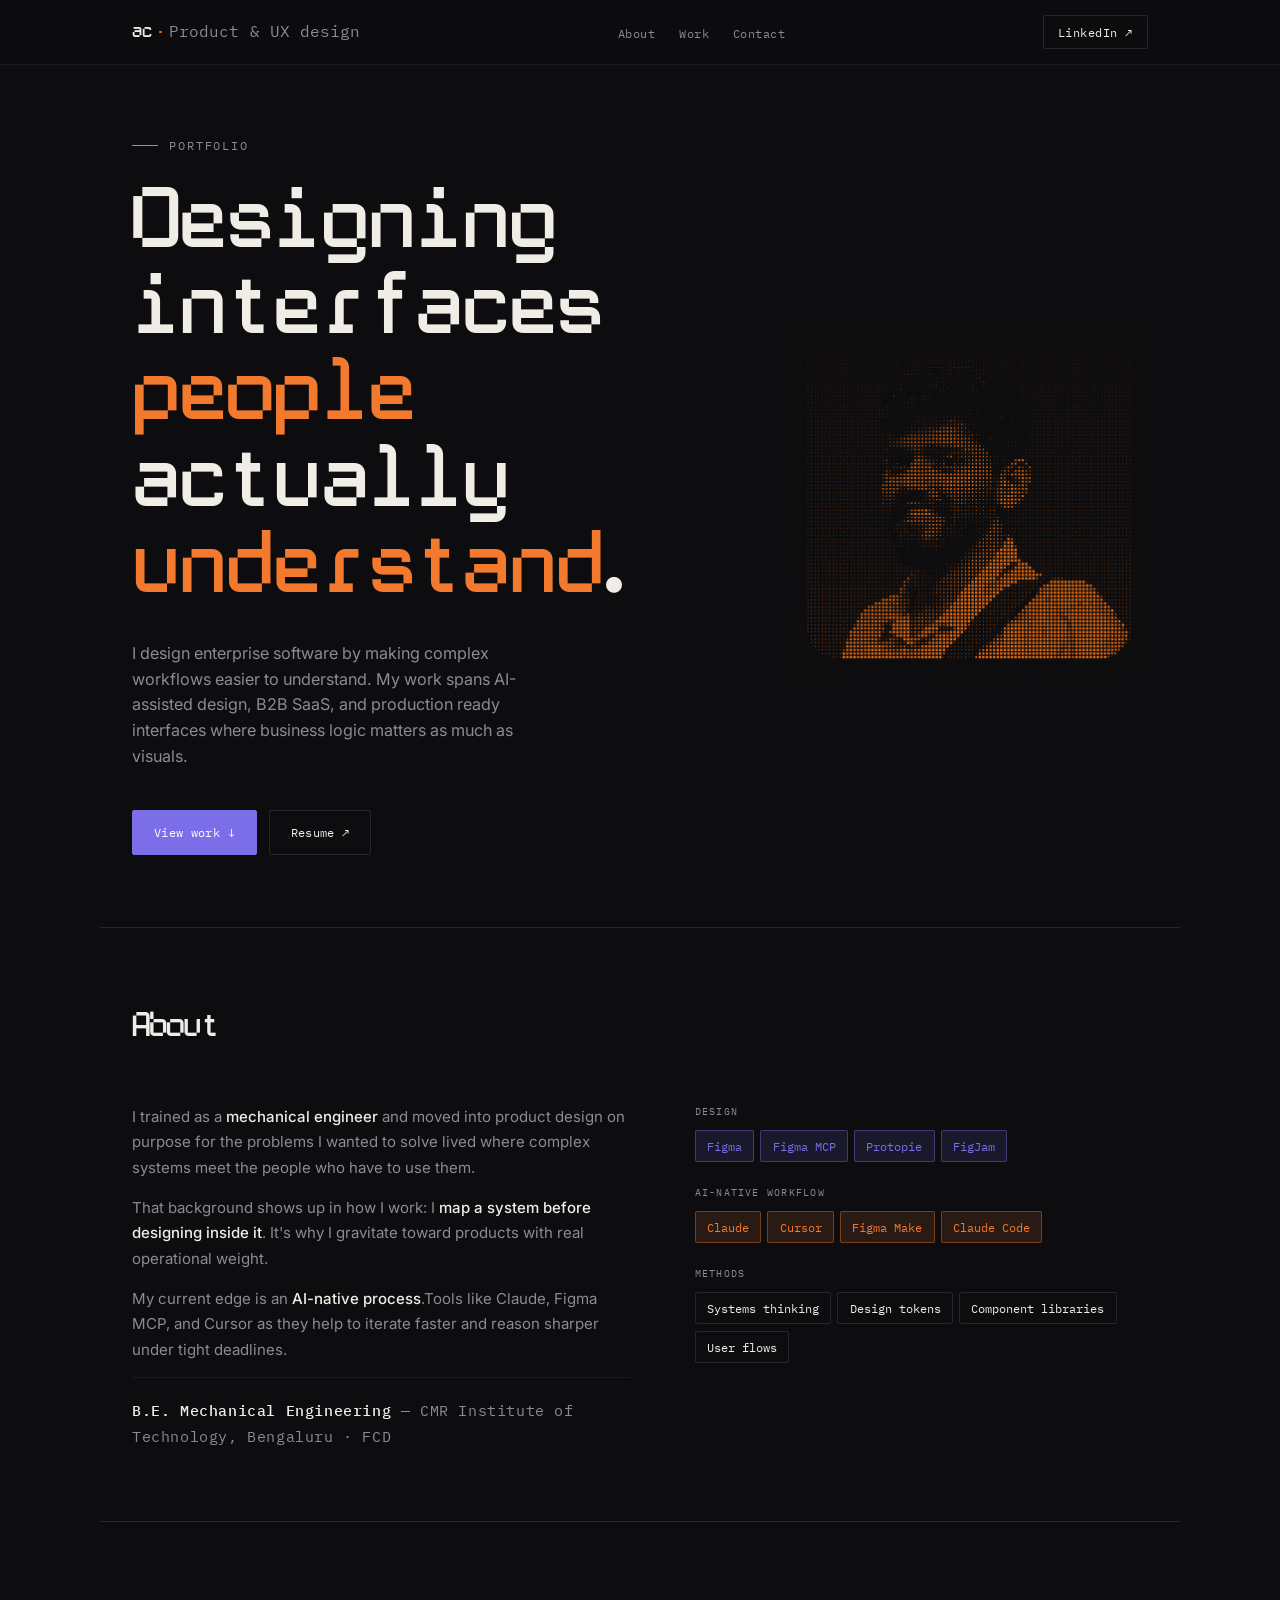
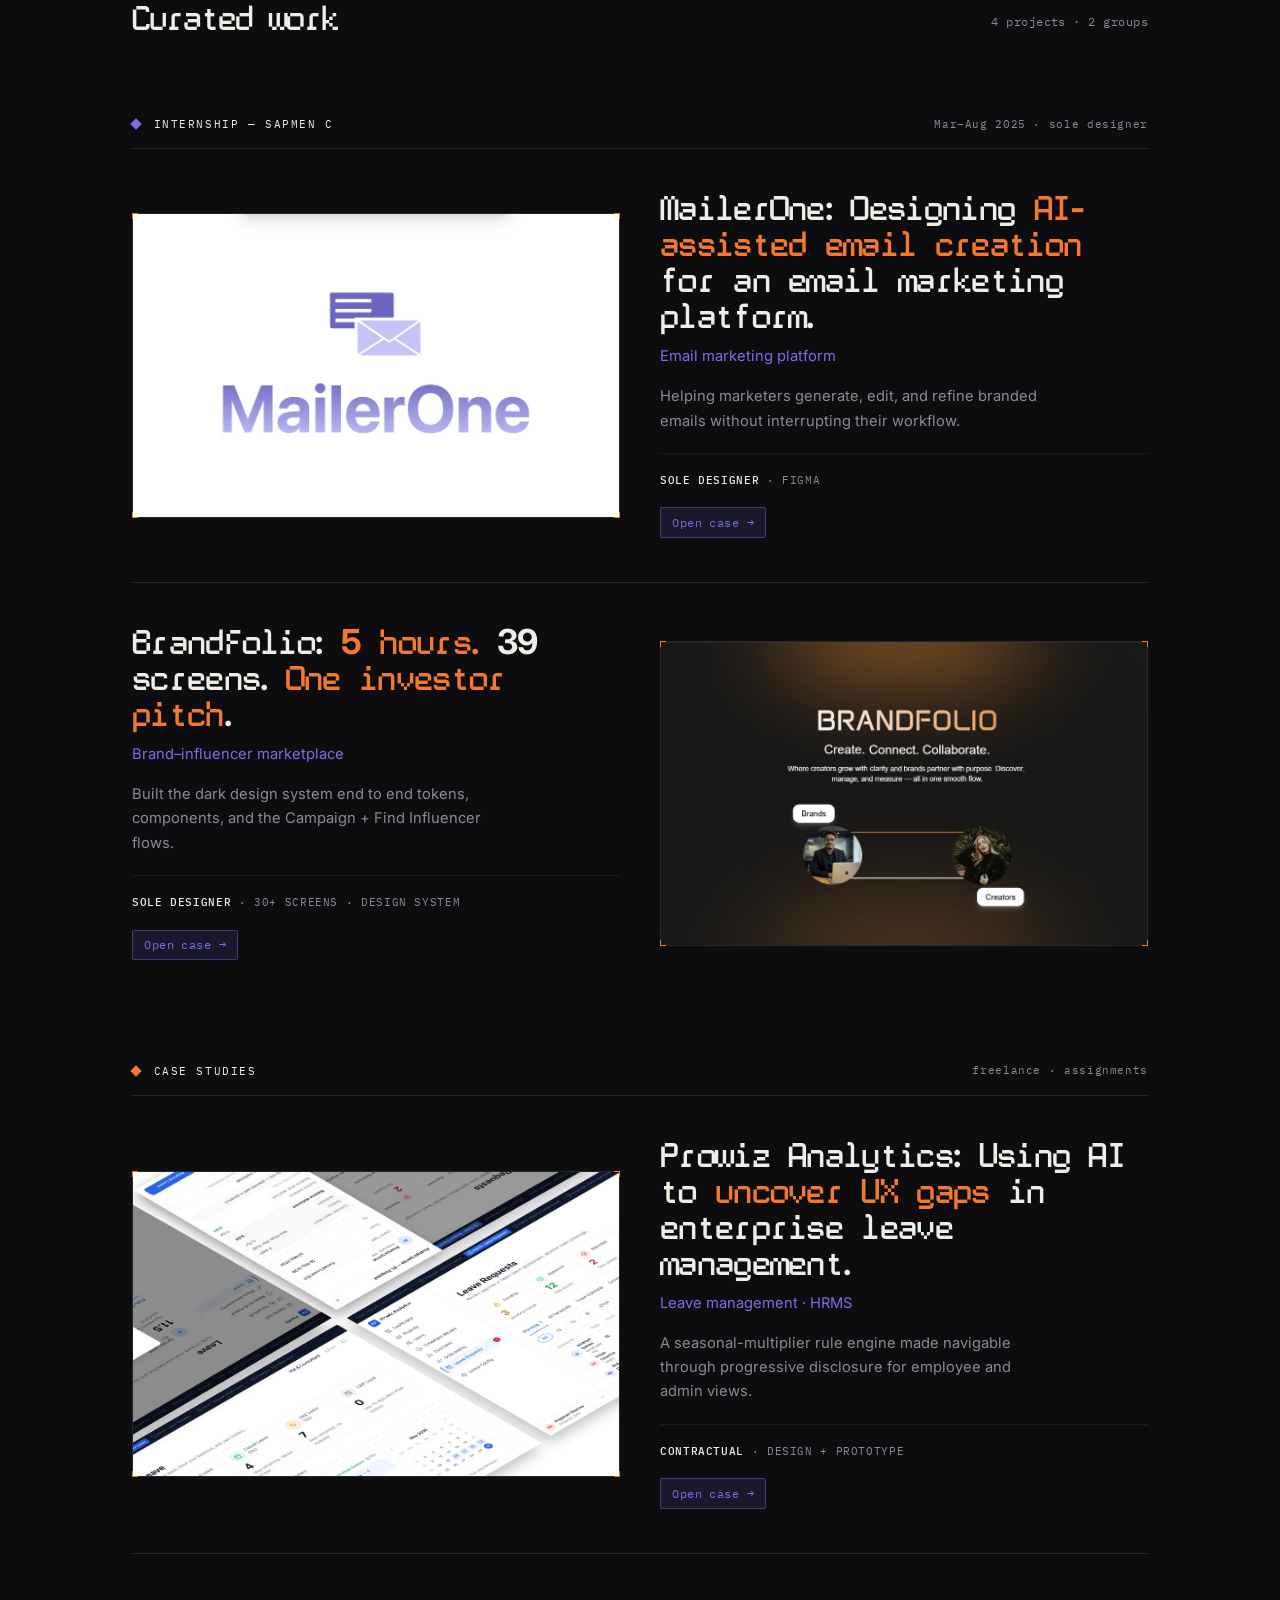
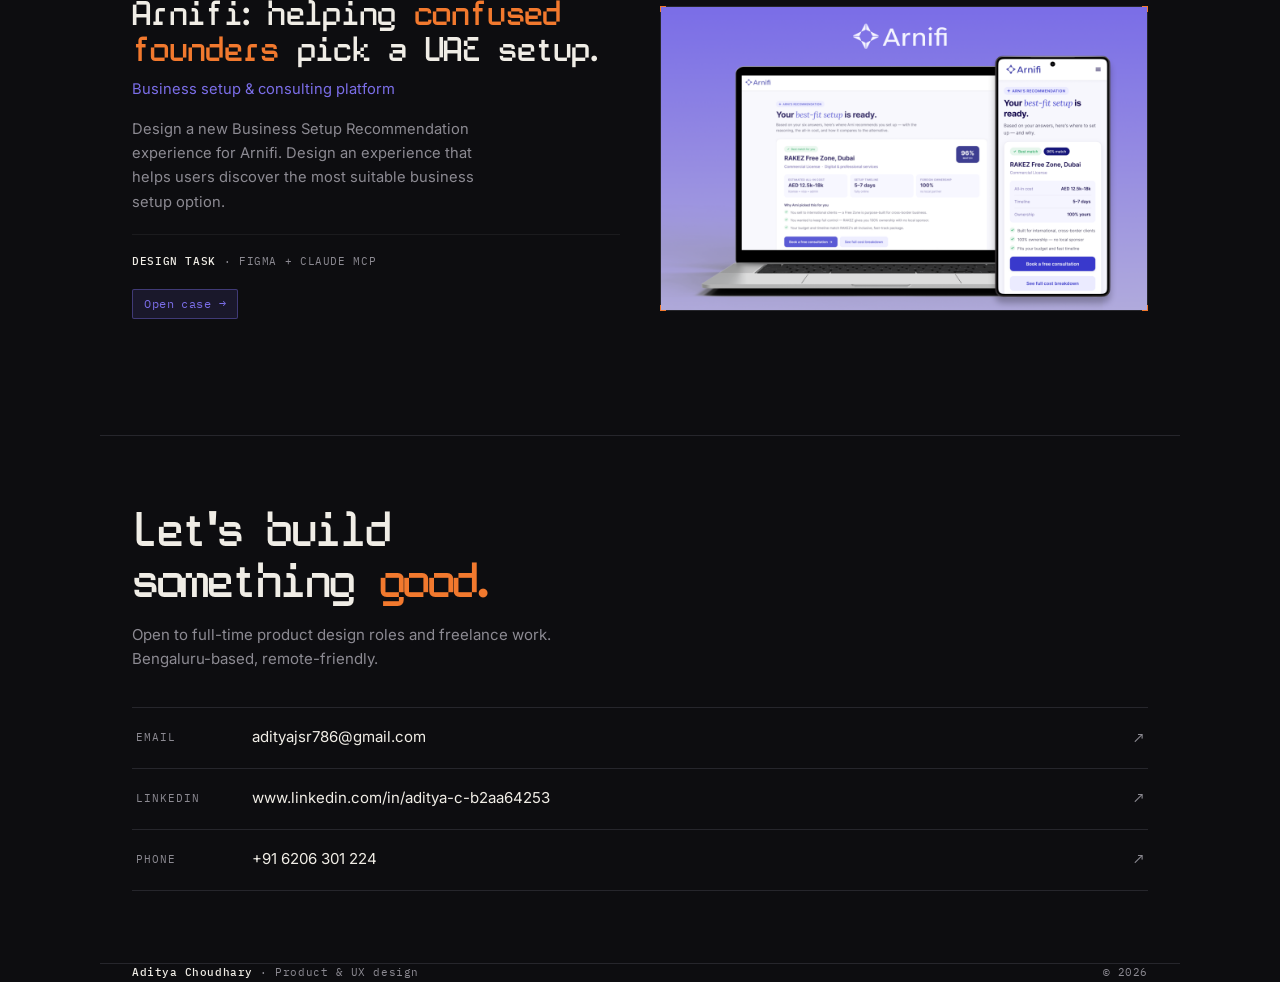
<file: index.html>
<!DOCTYPE html>
<html lang="en">
<head>
<meta charset="UTF-8" />
<meta name="viewport" content="width=device-width, initial-scale=1.0" />
<title>Aditya Choudhary — Product Designer</title>
<link rel="preconnect" href="https://fonts.googleapis.com" />
<link rel="preconnect" href="https://fonts.gstatic.com" crossorigin />
<link href="https://fonts.googleapis.com/css2?family=IBM+Plex+Mono:wght@400;500&family=Inter:wght@400;500&display=swap" rel="stylesheet" />
<style>
*,*::before,*::after{box-sizing:border-box;margin:0;padding:0}

:root{
  --bg:#0D0D10;
  --bg2:#141418;
  --line:#26262C;
  --line-soft:rgba(255,255,255,.06);
  --ink:#F0EDE6;
  --dim:#8C8A92;
  --ind:#7B6EE8;
  --ind-dim:rgba(123,110,232,.12);
  --orng:#F2792E;
  --orng-dim:rgba(242,121,46,.12);
}

html{scroll-behavior:smooth}
body{
  background:var(--bg);color:var(--ink);
  font-family:'Inter',sans-serif;font-size:16px;line-height:1.65;
  -webkit-font-smoothing:antialiased;overflow-x:hidden;
}
.mono{font-family:'IBM Plex Mono',monospace}
.shell{max-width:1080px;margin:0 auto;padding:0 2rem}

/* ── NAV ── */
nav{
  position:fixed;top:0;left:0;right:0;z-index:100;
  background:rgba(13,13,16,.9);backdrop-filter:blur(14px);-webkit-backdrop-filter:blur(14px);
  border-bottom:1px solid var(--line-soft);
}
.nav-in{
  max-width:1080px;margin:0 auto;padding:.95rem 2rem;
  display:flex;align-items:center;justify-content:space-between;
}
.nav-logo{
  display:flex;align-items:baseline;gap:.18em;
  color:var(--ink);text-decoration:none;
}
.logo-ac{
  font-family:'Caleb Mono','IBM Plex Mono',monospace;font-weight:600;font-size:1.15rem;
  letter-spacing:.005em;font-style:normal;display:inline-block;
}
.logo-sep{color:var(--orng);font-family:'IBM Plex Mono',monospace;font-size:1.1rem;font-weight:400}
.logo-txt{
  font-family:'IBM Plex Mono',monospace;font-weight:400;font-size:1rem;
  letter-spacing:.005em;color:var(--dim);
}
.nav-links{display:flex;gap:1.5rem;list-style:none}
.nav-links a{
  font-family:'IBM Plex Mono',monospace;font-size:.72rem;letter-spacing:.04em;
  color:var(--dim);text-decoration:none;transition:color .2s;
}
.nav-links a:hover{color:var(--ink)}
.nav-cta{
  font-family:'IBM Plex Mono',monospace;font-size:.72rem;letter-spacing:.04em;
  padding:.4rem .9rem;border:1px solid var(--line);border-radius:2px;
  color:var(--ink);text-decoration:none;white-space:nowrap;transition:.2s;
}
.nav-cta:hover{border-color:var(--ind);background:var(--ind-dim)}

/* ── HERO ── */
@font-face{
  font-family:'Caleb Mono';
  src:url('[data-uri]') format('opentype');
  font-weight:100 900;font-style:normal;
}
.hero{padding-block:8.5rem 4.5rem;display:grid;grid-template-columns:minmax(0,1fr) clamp(300px,28vw,360px);gap:3rem 4rem;align-items:center}
.hero-eye{
  font-family:'IBM Plex Mono',monospace;font-size:.72rem;letter-spacing:.16em;
  text-transform:uppercase;color:var(--dim);margin-bottom:1.6rem;
  display:flex;align-items:center;gap:.7rem;
}
.hero-eye::before{content:"";width:26px;height:1px;background:var(--orng)}
.hero-h1{
  font-family:'Caleb Mono','Inter',sans-serif;
  font-size:clamp(2.7rem,7vw,5.4rem);
  font-weight:800;line-height:1.0;letter-spacing:-.01em;
  color:var(--ink);margin-bottom:1.75rem;
}
.hero-h1 em{font-style:normal;color:var(--orng)}
.hero-sub{
  max-width:430px;font-size:1.0125rem;color:var(--dim);
  line-height:1.6;margin-bottom:2.5rem;
}
.hero-sub b{color:var(--ink);font-weight:500}

.hero-row{display:flex;align-items:center;justify-content:flex-start;gap:1.5rem 2.5rem;flex-wrap:wrap}
.hero-btns{display:flex;gap:.75rem;flex-wrap:wrap}
.btn-p,.btn-g{
  font-family:'IBM Plex Mono',monospace;font-size:.78rem;letter-spacing:.03em;
  padding:.7rem 1.3rem;border-radius:2px;text-decoration:none;
  display:inline-flex;align-items:center;gap:.5rem;transition:.18s;white-space:nowrap;
}
.btn-p{background:var(--ind);color:#fff;border:1px solid var(--ind)}
.btn-p:hover{opacity:.88;transform:translateY(-1px)}
.btn-g{background:transparent;color:var(--ink);border:1px solid var(--line)}
.btn-g:hover{border-color:var(--ind);background:var(--ind-dim)}

/* HERO PORTRAIT */
.hero-portrait{
  width:100%;aspect-ratio:1/1;
  background:url('[data-uri]') center/contain no-repeat;
}
.hero-portrait--mobile{display:none}

/* ── SECTION ── */
.band{padding-block:4.5rem}
.band-head{display:flex;align-items:baseline;gap:1rem;margin-bottom:3rem}
.band-idx{
  font-family:'IBM Plex Mono',monospace;font-size:.72rem;letter-spacing:.1em;
  color:var(--orng);
}
.band-title{
  font-family:'Caleb Mono','Inter',sans-serif;font-size:clamp(1.5rem,3vw,2.1rem);
  font-weight:700;letter-spacing:-.025em;color:var(--ink);
}
.band-sub{
  font-family:'IBM Plex Mono',monospace;font-size:.72rem;letter-spacing:.04em;
  color:var(--dim);margin-left:auto;align-self:center;
}
.rule{border:none;border-top:1px solid var(--line)}

/* GROUP LABEL */
.group{
  display:flex;align-items:center;gap:.85rem;
  padding:1.1rem 0 .4rem;margin-bottom:.5rem;
}
.group-tick{width:8px;height:8px;background:var(--ind);flex-shrink:0;transform:rotate(45deg)}
.group-name{
  font-family:'IBM Plex Mono',monospace;font-size:.7rem;letter-spacing:.14em;
  text-transform:uppercase;color:var(--ink);
}
.group-meta{
  font-family:'IBM Plex Mono',monospace;font-size:.66rem;letter-spacing:.06em;
  color:var(--dim);margin-left:auto;
}

/* PROJECT ROW */
.proj{
  display:grid;grid-template-columns:1fr 1fr;gap:2.5rem;align-items:center;
  padding:2.75rem 0;border-top:1px solid var(--line);
}
.proj.flip .proj-vis{order:2}
.proj-no{
  font-family:'IBM Plex Mono',monospace;font-size:.72rem;letter-spacing:.08em;
  color:var(--orng);margin-bottom:.7rem;
}
.proj-name{
  font-family:'Caleb Mono','Inter',sans-serif;font-size:clamp(1.6rem,3vw,2.15rem);
  font-weight:700;letter-spacing:-.02em;color:var(--ink);margin-bottom:.4rem;line-height:1.05;
}
.proj-name em{font-style:normal;color:var(--orng)}
.proj-tagline{font-size:.92rem;color:var(--ind);margin-bottom:1rem}
.proj-desc{font-size:.92rem;color:var(--dim);line-height:1.65;margin-bottom:1.25rem;max-width:42ch}
.proj-meta{
  font-family:'IBM Plex Mono',monospace;font-size:.66rem;letter-spacing:.06em;
  text-transform:uppercase;color:var(--dim);line-height:1.9;
  padding-top:1rem;border-top:1px solid var(--line-soft);
}
.proj-meta b{color:var(--ink);font-weight:500}
.proj-link{
  display:inline-flex;align-items:center;gap:.4rem;margin-top:1.1rem;
  font-family:'IBM Plex Mono',monospace;font-size:.72rem;letter-spacing:.04em;
  color:var(--ind);text-decoration:none;
  border:1px solid rgba(123,110,232,.4);background:var(--ind-dim);
  padding:.3rem .7rem;border-radius:2px;
  transition:gap .2s,opacity .2s,border-color .2s;
}
.proj-link:hover{gap:.7rem;border-color:rgba(123,110,232,.7)}

/* VIEWPORT FRAME */
.vp{position:relative;border:1px solid var(--line);background:var(--bg2);padding:1.25rem}
.vp:has(.vp-img){padding:0}
.vp::before,.vp::after,.vp .vp-c::before,.vp .vp-c::after{
  content:"";position:absolute;width:6px;height:6px;border:1.5px solid var(--orng)
}
.vp::before{top:-1px;left:-1px;border-right:none;border-bottom:none}
.vp::after{top:-1px;right:-1px;border-left:none;border-bottom:none}
.vp .vp-c::before{bottom:-1px;left:-1px;border-right:none;border-top:none}
.vp .vp-c::after{bottom:-1px;right:-1px;border-left:none;border-top:none}
.vp svg{display:block;width:100%;height:auto}
.vp-img{display:block;width:100%;aspect-ratio:16/10;object-fit:cover}

/* ARNIFI P/I/S */
.pis{display:flex;flex-direction:column;gap:.9rem;margin-bottom:1.25rem}
.pis-item{display:grid;grid-template-columns:74px 1fr;gap:.85rem;align-items:start}
.pis-k{
  font-family:'IBM Plex Mono',monospace;font-size:.6rem;letter-spacing:.1em;
  text-transform:uppercase;padding-top:.15rem;
}
.pis-k.p{color:var(--dim)}
.pis-k.i{color:var(--orng)}
.pis-k.s{color:var(--ind)}
.pis-t{font-size:.88rem;color:var(--ink);line-height:1.55}
.pis-item.dim .pis-t{color:var(--dim)}


/* ── ABOUT ── */
.about-grid{display:grid;grid-template-columns:1.1fr 1fr;gap:4rem;align-items:start}
.about-copy p{font-size:.94rem;color:var(--dim);line-height:1.7}
.about-copy p+p{margin-top:.9rem}
.about-copy b{color:var(--ink);font-weight:500}
.about-bg{
  font-family:'IBM Plex Mono',monospace;font-size:.7rem;letter-spacing:.04em;
  color:var(--dim);line-height:1.8;margin-top:1.5rem;padding-top:1.25rem;
  border-top:1px solid var(--line-soft);
}
.about-bg b{color:var(--ink);font-weight:500}
.skills{display:flex;flex-direction:column;gap:1.4rem}
.sk-k{
  font-family:'IBM Plex Mono',monospace;font-size:.64rem;letter-spacing:.12em;
  text-transform:uppercase;color:var(--dim);margin-bottom:.6rem;
}
.sk-list{display:flex;flex-wrap:wrap;gap:.4rem}
.sk{
  font-family:'IBM Plex Mono',monospace;
  font-size:.78rem;padding:.3rem .7rem;border-radius:2px;
  border:1px solid var(--line);color:var(--ink);
}
.sk.on{border-color:rgba(123,110,232,.4);color:var(--ind);background:var(--ind-dim)}
.sk.on-o{border-color:rgba(242,121,46,.4);color:var(--orng);background:var(--orng-dim)}

/* ── CONTACT ── */
.ct-head{margin-bottom:2.25rem}
.ct-h{
  font-family:'Caleb Mono','Inter',sans-serif;font-size:clamp(1.9rem,4vw,3rem);
  font-weight:800;letter-spacing:-.03em;line-height:1.05;color:var(--ink);margin-bottom:.85rem;
}
.ct-h em{font-style:normal;color:var(--orng)}
.ct-note{color:var(--dim);font-size:.94rem;max-width:440px;line-height:1.6}
.ct-list{border-top:1px solid var(--line)}
.ct-row{
  display:flex;align-items:center;gap:1.25rem;
  padding:1.05rem .25rem;border-bottom:1px solid var(--line);
  text-decoration:none;transition:padding-left .2s;
}
.ct-row:hover{padding-left:.9rem}
.ct-k{
  font-family:'IBM Plex Mono',monospace;font-size:.66rem;letter-spacing:.1em;
  text-transform:uppercase;color:var(--dim);width:96px;flex-shrink:0;
}
.ct-v{font-size:.94rem;color:var(--ink);transition:color .2s;flex:1;word-break:break-word}
.ct-row:hover .ct-v{color:var(--ind)}
.ct-arrow{font-family:'IBM Plex Mono',monospace;color:var(--dim);transition:color .2s}
.ct-row:hover .ct-arrow{color:var(--ind)}

/* ── FOOTER ── */
footer{padding-block:2rem;border-top:1px solid var(--line);margin-top:2rem}
.ft-in{
  display:flex;align-items:center;justify-content:space-between;flex-wrap:wrap;gap:.75rem;
  font-family:'IBM Plex Mono',monospace;font-size:.68rem;letter-spacing:.05em;color:var(--dim);
}
.ft-in b{color:var(--ink);font-weight:500}

/* ── REVEAL ── */
.rv{opacity:0;transform:translateY(14px);transition:opacity .6s ease,transform .6s ease}
.rv.in{opacity:1;transform:none}

/* ── RESPONSIVE ── */
@media(max-width:860px){
  .hero{grid-template-columns:1fr;gap:2.5rem}
  .hero-portrait--desktop{display:none}
  .hero-portrait--mobile{display:block;width:clamp(190px,52vw,260px);margin:.35rem auto .65rem}
  .about-grid{grid-template-columns:1fr;gap:2.5rem}
}
@media(max-width:720px){
  .shell{padding:0 1.25rem}
  .nav-in{padding:.85rem 1.25rem}
  .nav-links{display:none}
  .hero{padding-block:6.5rem 3.5rem}
  .band{padding-block:3.25rem}
  .band-head{flex-wrap:wrap;gap:.5rem 1rem;margin-bottom:2rem}
  .band-sub{margin-left:0;width:100%}
  .proj,.proj.flip{grid-template-columns:1fr;gap:1.5rem}
  .proj.flip .proj-vis{order:0}
  .hero-row{flex-direction:column;align-items:stretch}
  .ct-row{flex-wrap:wrap;gap:.3rem .75rem}
  .ct-k{width:auto}
}
@media(prefers-reduced-motion:reduce){
  *{transition:none!important;animation:none!important}
  .rv{opacity:1;transform:none}
}
</style>
</head>
<body>

<!-- NAV -->
<nav>
  <div class="nav-in">
    <a href="#" class="nav-logo"><span class="logo-ac">ac</span><span class="logo-sep">·</span><span class="logo-txt">Product &amp; UX design</span></a>
    <ul class="nav-links">
      <li><a href="#about">About</a></li>
      <li><a href="#work">Work</a></li>
      <li><a href="#contact">Contact</a></li>
    </ul>
    <a href="https://www.linkedin.com/in/aditya-c-b2aa64253" target="_blank" rel="noopener" class="nav-cta">LinkedIn ↗</a>
  </div>
</nav>

<!-- HERO -->
<header class="hero shell">
  <div class="hero-main">
    <p class="hero-eye mono">Portfolio</p>
    <div class="hero-portrait hero-portrait--mobile" role="img" aria-label="Halftone portrait of Aditya Choudhary"></div>
    <h1 class="hero-h1">Designing interfaces <em>people</em> actually <em>understand</em>.</h1>
    <p class="hero-sub">I design enterprise software by making complex workflows easier to understand. My work spans AI-assisted design, B2B SaaS, and production ready interfaces where business logic matters as much as visuals.</p>
    <div class="hero-btns">
      <a href="#work" class="btn-p">View work ↓</a>
      <a href="https://drive.google.com/file/d/1PGc3i5ImtC82v_xX5AiTuT09uA0ALa4u/view?usp=sharing" target="_blank" rel="noopener" class="btn-g">Resume ↗</a>
    </div>
  </div>
  <div class="hero-portrait hero-portrait--desktop" role="img" aria-label="Halftone portrait of Aditya Choudhary"></div>
</header>

<hr class="rule shell" style="max-width:1080px" />

<!-- ABOUT -->
<section class="band shell" id="about">
  <div class="band-head">
    <h2 class="band-title">About</h2>
  </div>
  <div class="about-grid">
    <div class="about-copy">
      <p>I trained as a <b>mechanical engineer</b> and moved into product design on purpose for the problems I wanted to solve lived where complex systems meet the people who have to use them.</p>
      <p>That background shows up in how I work: I <b>map a system before designing inside it</b>. It's why I gravitate toward products with real operational weight.</p>
      <p>My current edge is an <b>AI-native process</b>.Tools like Claude, Figma MCP, and Cursor as they help to iterate faster and reason sharper under tight deadlines.</p>
      <p class="about-bg">
        <b>B.E. Mechanical Engineering</b> — CMR Institute of Technology, Bengaluru · FCD
      </p>
    </div>
    <div class="skills">
      <div>
        <p class="sk-k mono">Design</p>
        <div class="sk-list">
          <span class="sk on">Figma</span><span class="sk on">Figma MCP</span>
          <span class="sk on">Protopie</span><span class="sk on">FigJam</span>
        </div>
      </div>
      <div>
        <p class="sk-k mono">AI-native workflow</p>
        <div class="sk-list">
          <span class="sk on-o">Claude</span><span class="sk on-o">Cursor</span>
          <span class="sk on-o">Figma Make</span><span class="sk on-o">Claude Code</span>
        </div>
      </div>
      <div>
        <p class="sk-k mono">Methods</p>
        <div class="sk-list">
          <span class="sk">Systems thinking</span><span class="sk">Design tokens</span>
          <span class="sk">Component libraries</span><span class="sk">User flows</span>
        </div>
      </div>
    </div>
  </div>
</section>

<hr class="rule shell" style="max-width:1080px" />

<!-- WORK -->
<section class="band shell" id="work">
  <div class="band-head">
    <h2 class="band-title">Curated work</h2>
    <span class="band-sub">4 projects · 2 groups</span>
  </div>

  <!-- GROUP A: INTERNSHIP -->
  <div class="group">
    <span class="group-tick"></span>
    <span class="group-name">Internship — Sapmen C</span>
    <span class="group-meta mono">Mar–Aug 2025 · sole designer</span>
  </div>

  <!-- MailerOne -->
  <article class="proj rv">
    <div class="proj-vis">
      <div class="vp"><span class="vp-c"></span>
        <img class="vp-img" src="[data-uri]" alt="MailerOne — email marketing platform branding" />
      </div>
    </div>
    <div class="proj-body">
      <h3 class="proj-name">MailerOne: Designing <em>AI-assisted email creation</em> for an email marketing platform.</h3>
      <p class="proj-tagline">Email marketing platform</p>
      <p class="proj-desc">Helping marketers generate, edit, and refine branded emails without interrupting their workflow.</p>
      <p class="proj-meta mono"><b>Sole designer</b> · Figma</p>
      <a href="mailerone.html" class="proj-link mono">Open case →</a>
    </div>
  </article>

  <!-- BrandFolio -->
  <article class="proj flip rv">
    <div class="proj-vis">
      <div class="vp"><span class="vp-c"></span>
        <img class="vp-img" src="[data-uri]" alt="BrandFolio — brand–influencer marketplace landing page" />
      </div>
    </div>
    <div class="proj-body">
      <h3 class="proj-name">BrandFolio: <em>5 hours.</em> 39 screens. <em>One investor pitch</em>.</h3>
      <p class="proj-tagline">Brand–influencer marketplace</p>
      <p class="proj-desc">Built the dark design system end to end tokens, components, and the Campaign + Find Influencer flows.</p>
      <p class="proj-meta mono"><b>Sole designer</b> · 30+ screens · design system</p>
      <a href="brandfolio.html" class="proj-link mono">Open case →</a>
    </div>
  </article>

  <!-- GROUP B: CASE STUDIES -->
  <div class="group" style="margin-top:2.5rem">
    <span class="group-tick" style="background:var(--orng)"></span>
    <span class="group-name">Case studies</span>
    <span class="group-meta mono">freelance · assignments</span>
  </div>

  <!-- Prowiz -->
  <article class="proj rv">
    <div class="proj-vis">
      <div class="vp"><span class="vp-c"></span>
        <img class="vp-img" src="[data-uri]" alt="Prowiz Analytics — leave management dashboard" />
      </div>
    </div>
    <div class="proj-body">
      <h3 class="proj-name">Prowiz Analytics: Using AI to <em>uncover UX gaps</em> in enterprise leave management.</h3>
      <p class="proj-tagline">Leave management · HRMS</p>
      <p class="proj-desc">A seasonal-multiplier rule engine made navigable through progressive disclosure for employee and admin views.</p>
      <p class="proj-meta mono"><b>Contractual</b> · design + prototype</p>
      <a href="prowiz.html" class="proj-link mono">Open case →</a>
    </div>
  </article>

  <!-- Arnifi -->
  <article class="proj flip rv">
    <div class="proj-vis">
      <div class="vp"><span class="vp-c"></span>
        <img class="vp-img" src="assets/arnifi.png" alt="Arnifi — best-fit setup recommendation screen" />
      </div>
    </div>
    <div class="proj-body">
      <h3 class="proj-name">Arnifi: helping <em>confused</em> <em>founders</em> pick a UAE setup.</h3>
      <p class="proj-tagline">Business setup &amp; consulting platform</p>
      <p class="proj-desc">Design a new Business Setup Recommendation experience for Arnifi. Design an experience that helps users discover the most suitable business setup option.</p>
      <p class="proj-meta mono"><b>Design task</b> · Figma + Claude MCP</p>
      <a href="arnifi.html" class="proj-link mono">Open case →</a>
    </div>
  </article>
</section>

<hr class="rule shell" style="max-width:1080px" />

<!-- CONTACT -->
<section class="band shell" id="contact">
  <div class="ct-head">
    <h2 class="ct-h">Let's build<br/>something <em>good.</em></h2>
    <p class="ct-note">Open to full-time product design roles and freelance work. Bengaluru-based, remote-friendly.</p>
  </div>
  <div class="ct-list">
    <a href="mailto:adityajsr786@gmail.com" class="ct-row">
      <span class="ct-k mono">Email</span><span class="ct-v">adityajsr786@gmail.com</span><span class="ct-arrow mono">↗</span>
    </a>
    <a href="https://www.linkedin.com/in/aditya-c-b2aa64253" target="_blank" rel="noopener" class="ct-row">
      <span class="ct-k mono">LinkedIn</span><span class="ct-v">www.linkedin.com/in/aditya-c-b2aa64253</span><span class="ct-arrow mono">↗</span>
    </a>
    <a href="tel:+916206301224" class="ct-row">
      <span class="ct-k mono">Phone</span><span class="ct-v">+91 6206 301 224</span><span class="ct-arrow mono">↗</span>
    </a>
  </div>
</section>

<footer class="shell" style="max-width:1080px">
  <div class="ft-in">
    <span><b>Aditya Choudhary</b> · Product &amp; UX design</span>
    <span>© 2026</span>
  </div>
</footer>

<script>
(function(){
  if(window.matchMedia&&window.matchMedia('(prefers-reduced-motion: reduce)').matches)return;
  var els=document.querySelectorAll('.rv');
  if(!('IntersectionObserver'in window)){els.forEach(function(e){e.classList.add('in')});return;}
  var io=new IntersectionObserver(function(entries){
    entries.forEach(function(en){if(en.isIntersecting){en.target.classList.add('in');io.unobserve(en.target);}});
  },{threshold:.12});
  els.forEach(function(e){io.observe(e);});
})();
</script>

</body>
</html>
</file>
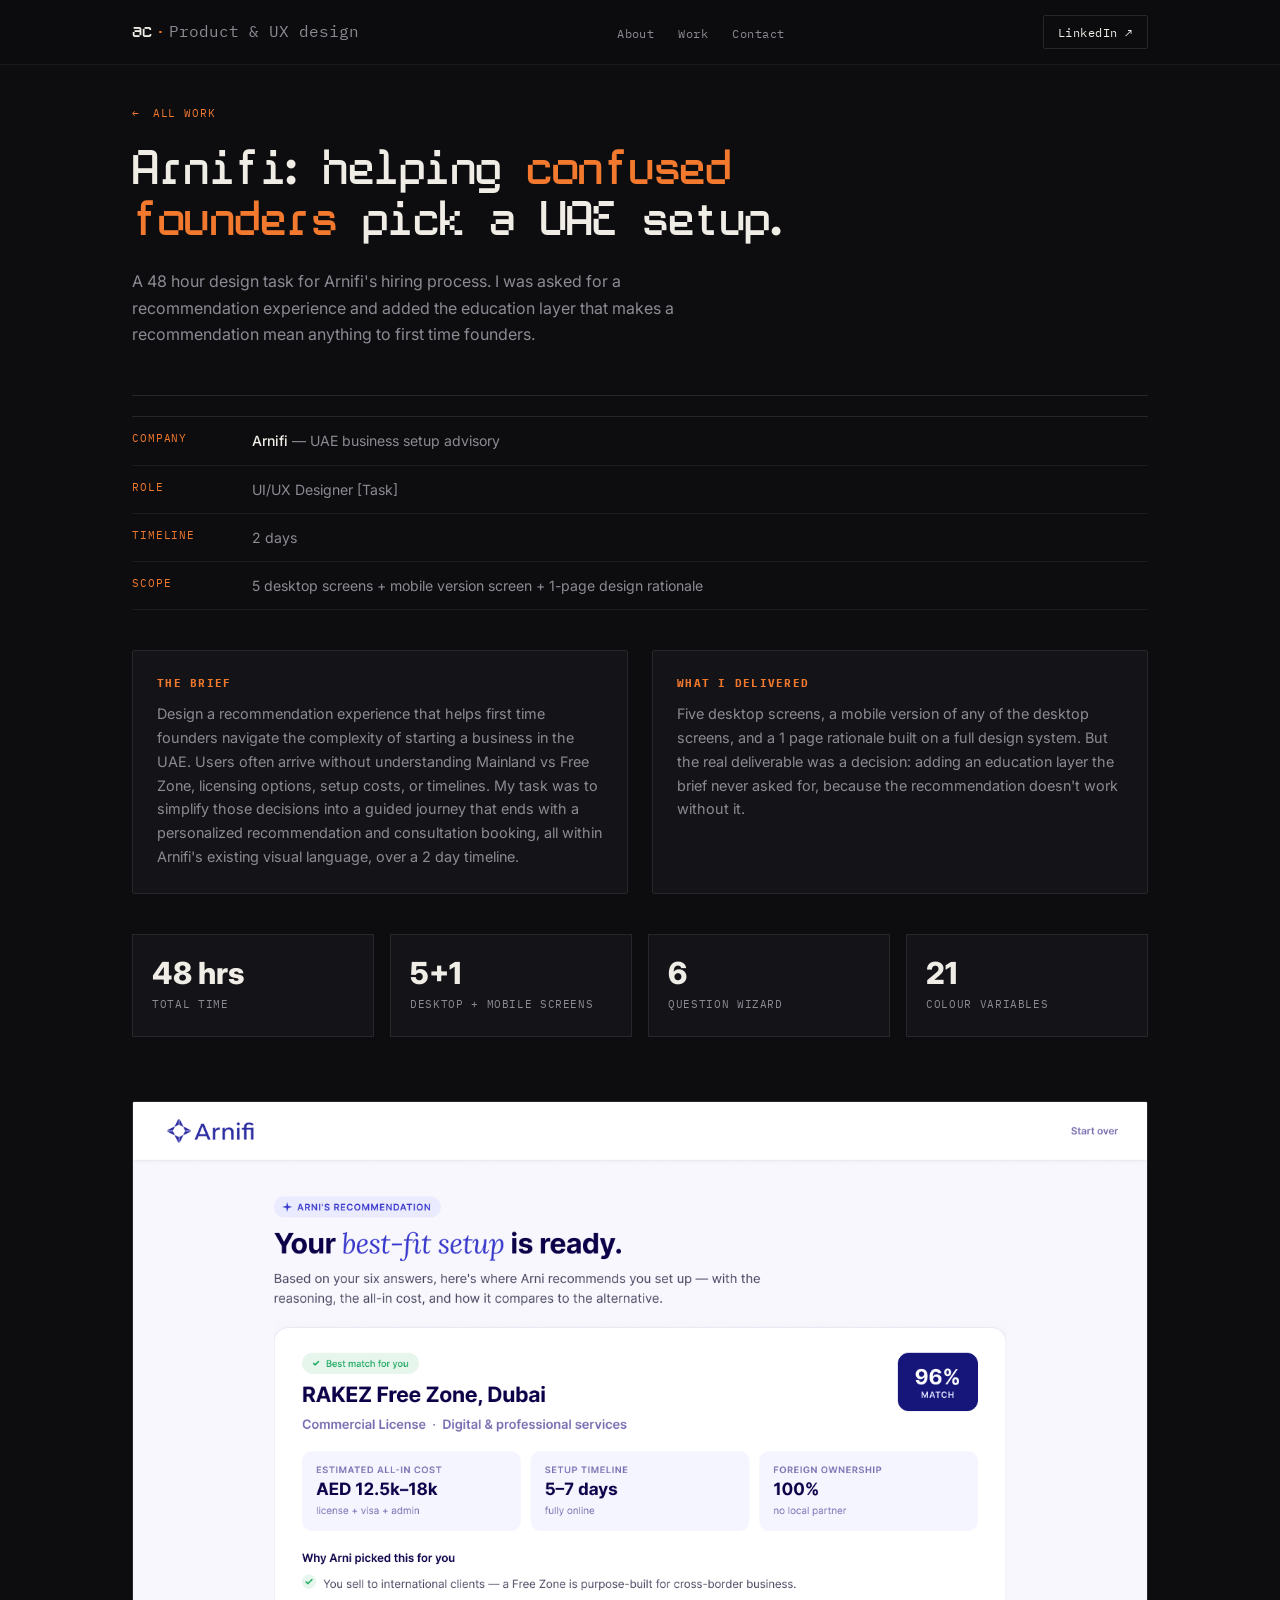
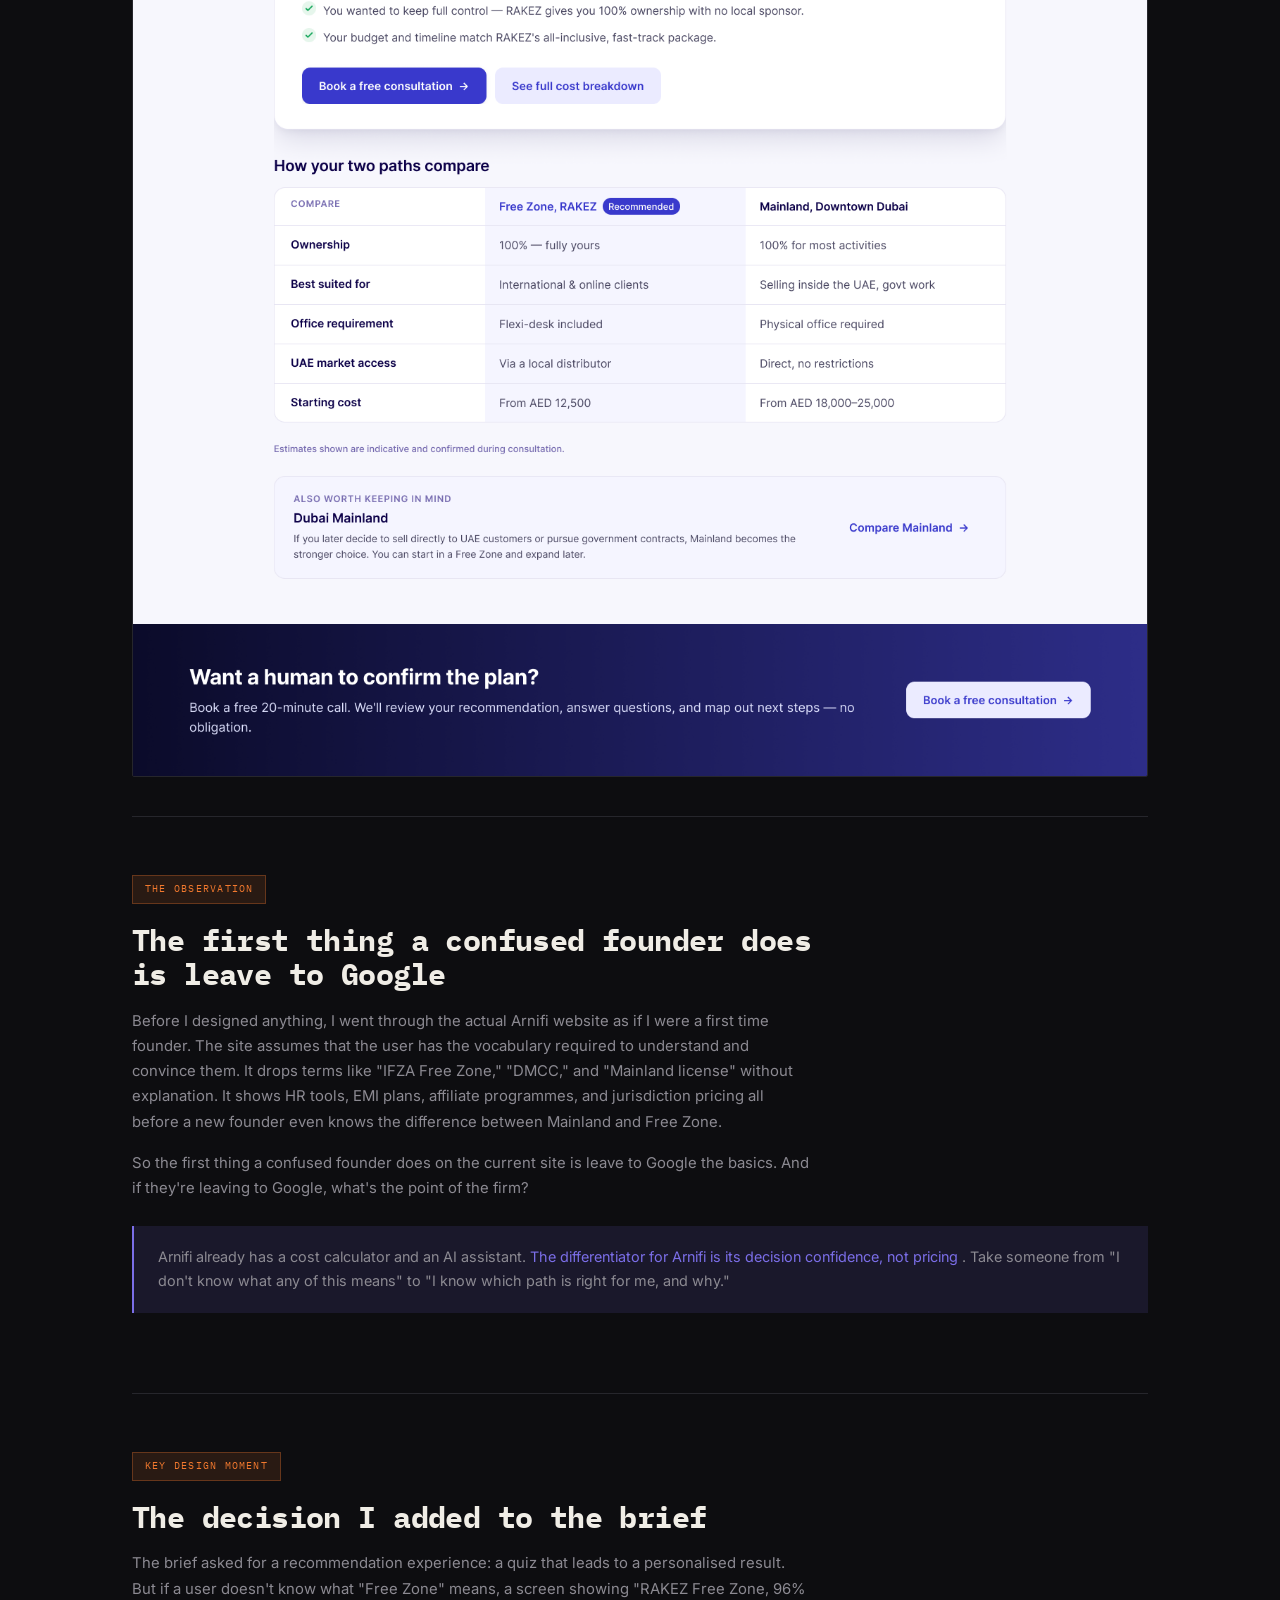
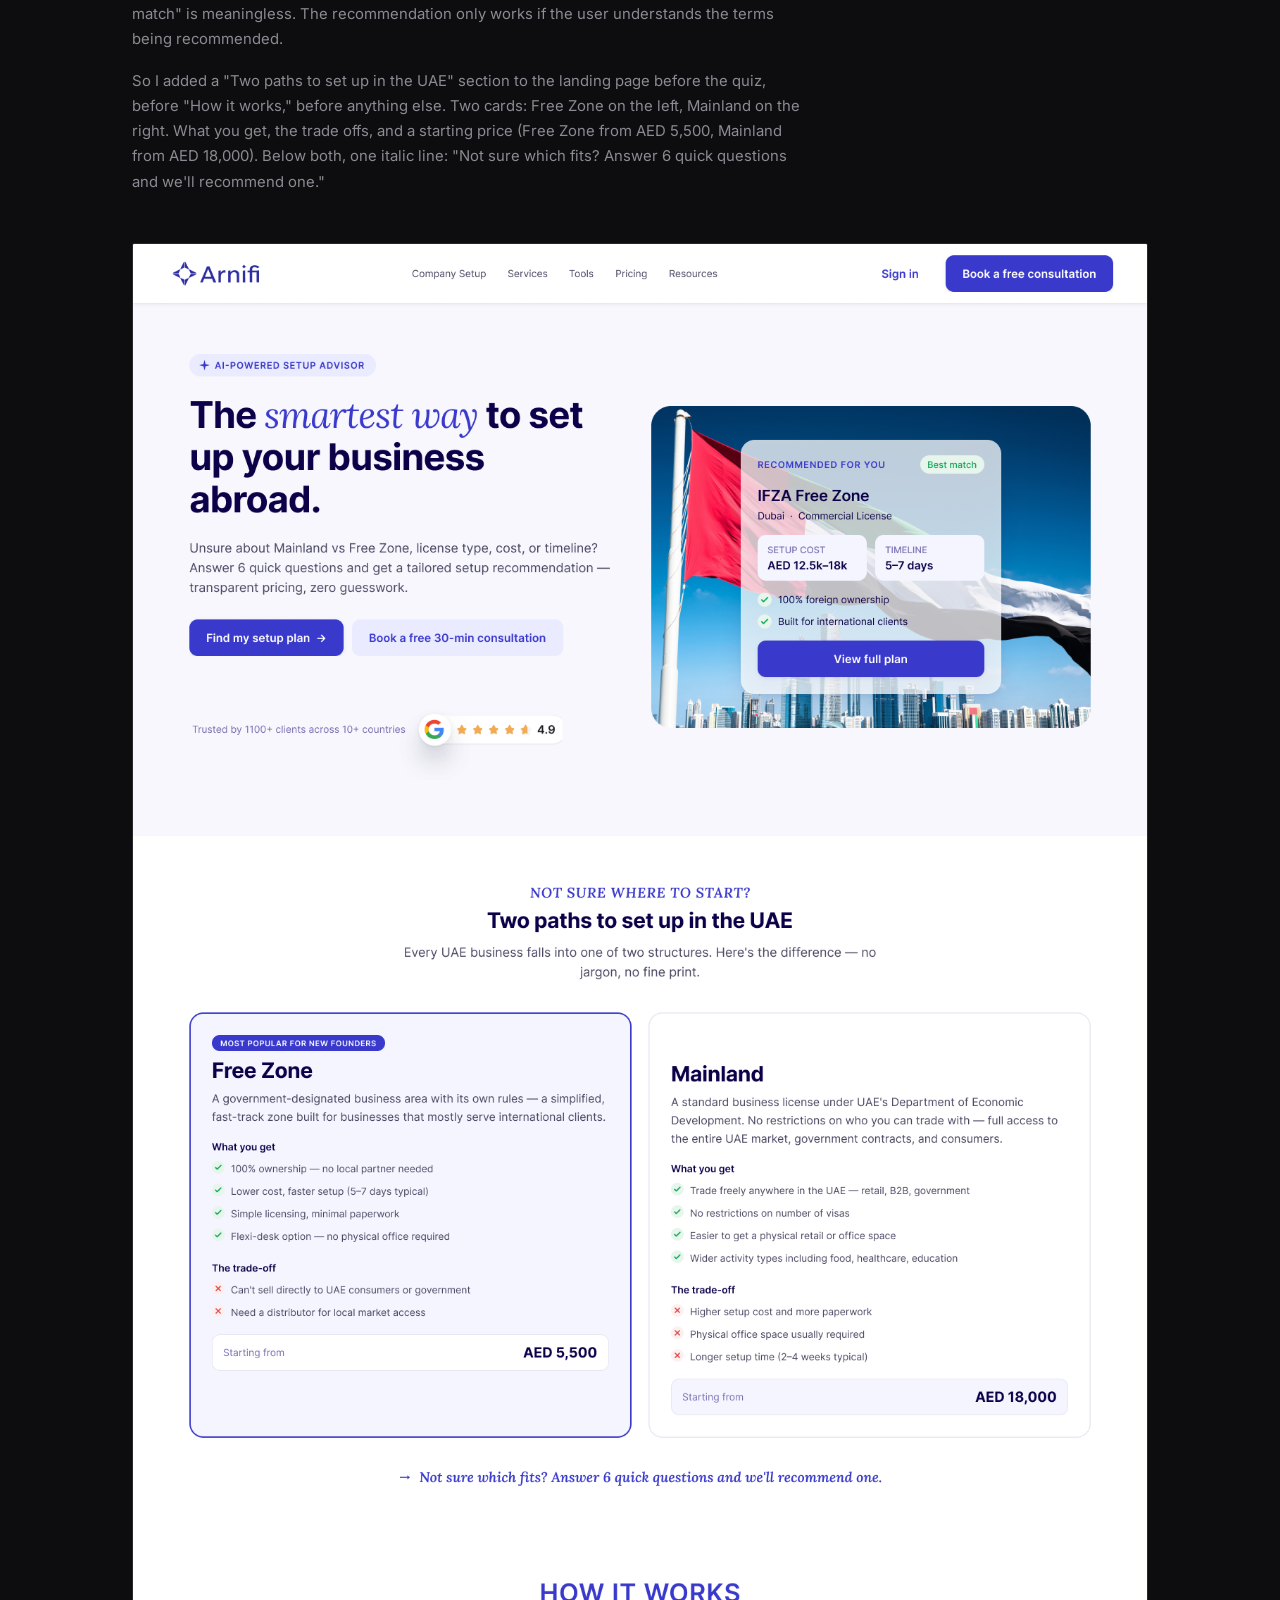
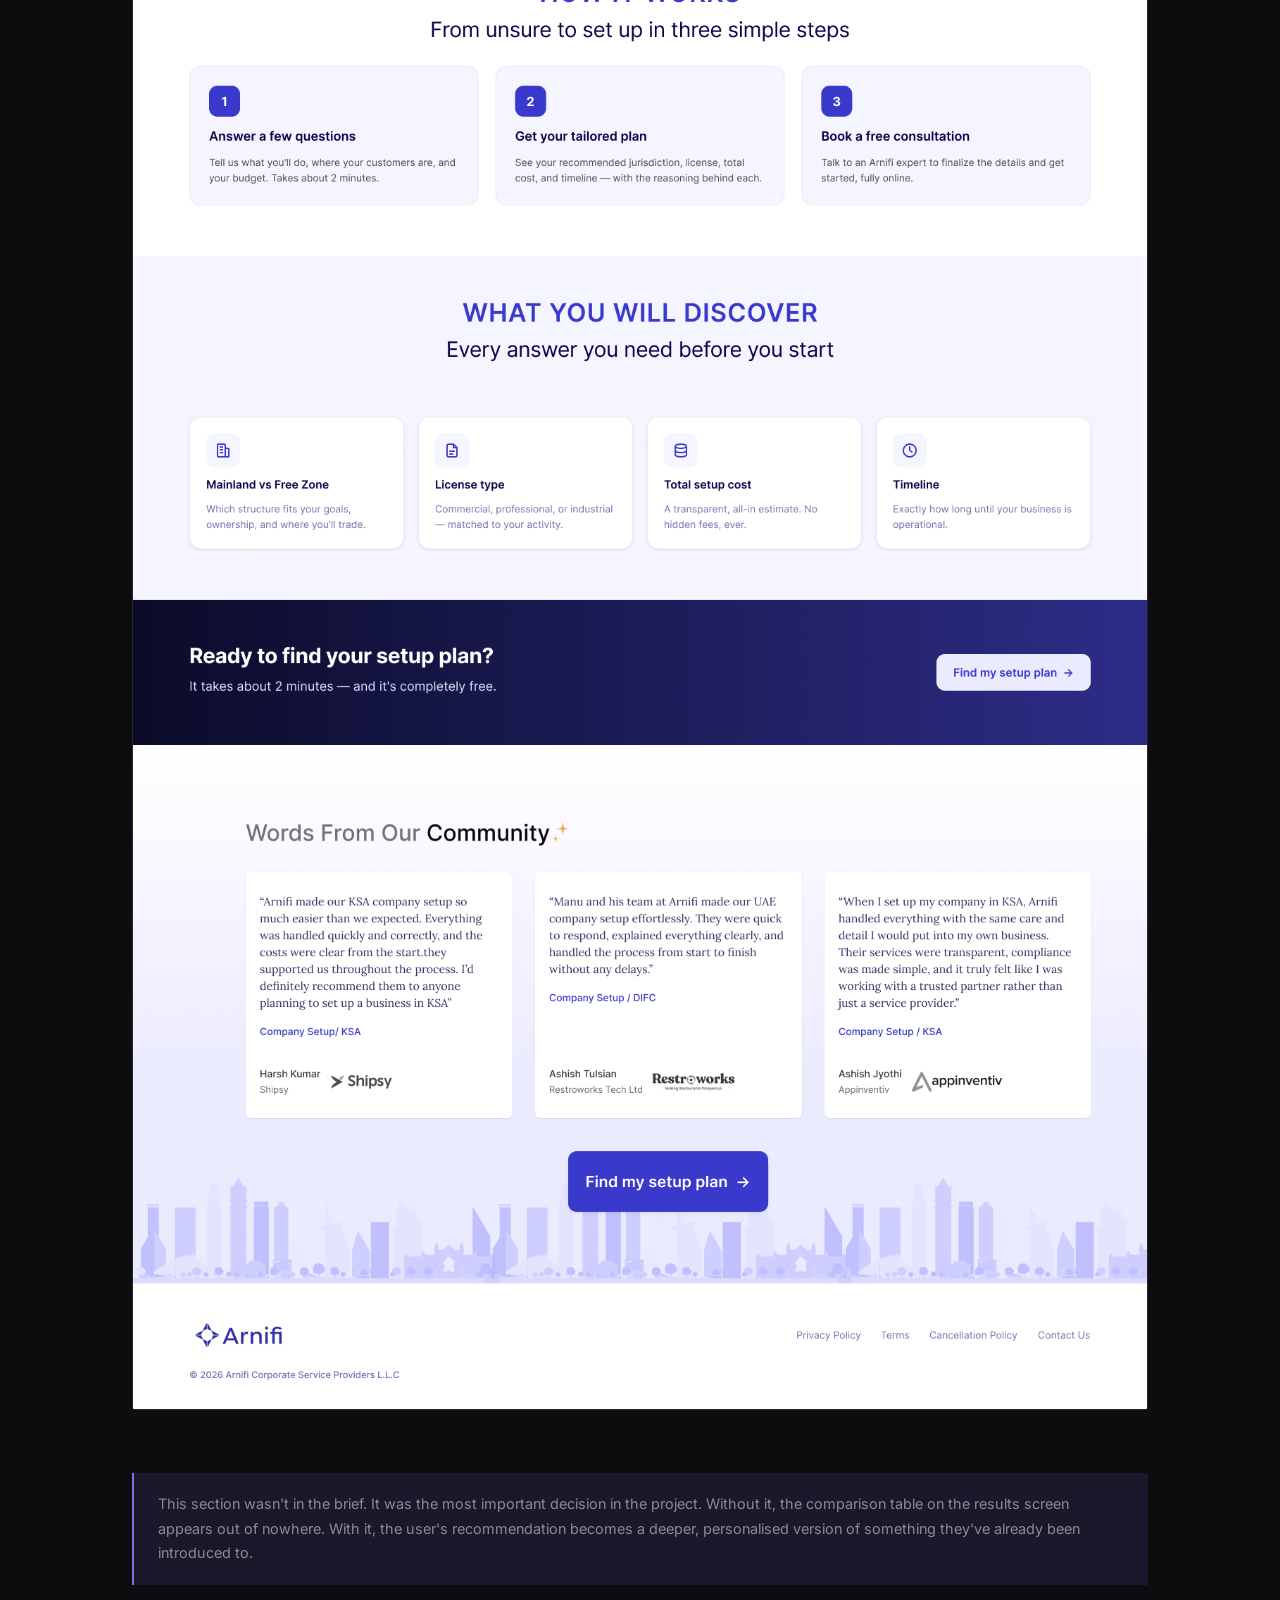
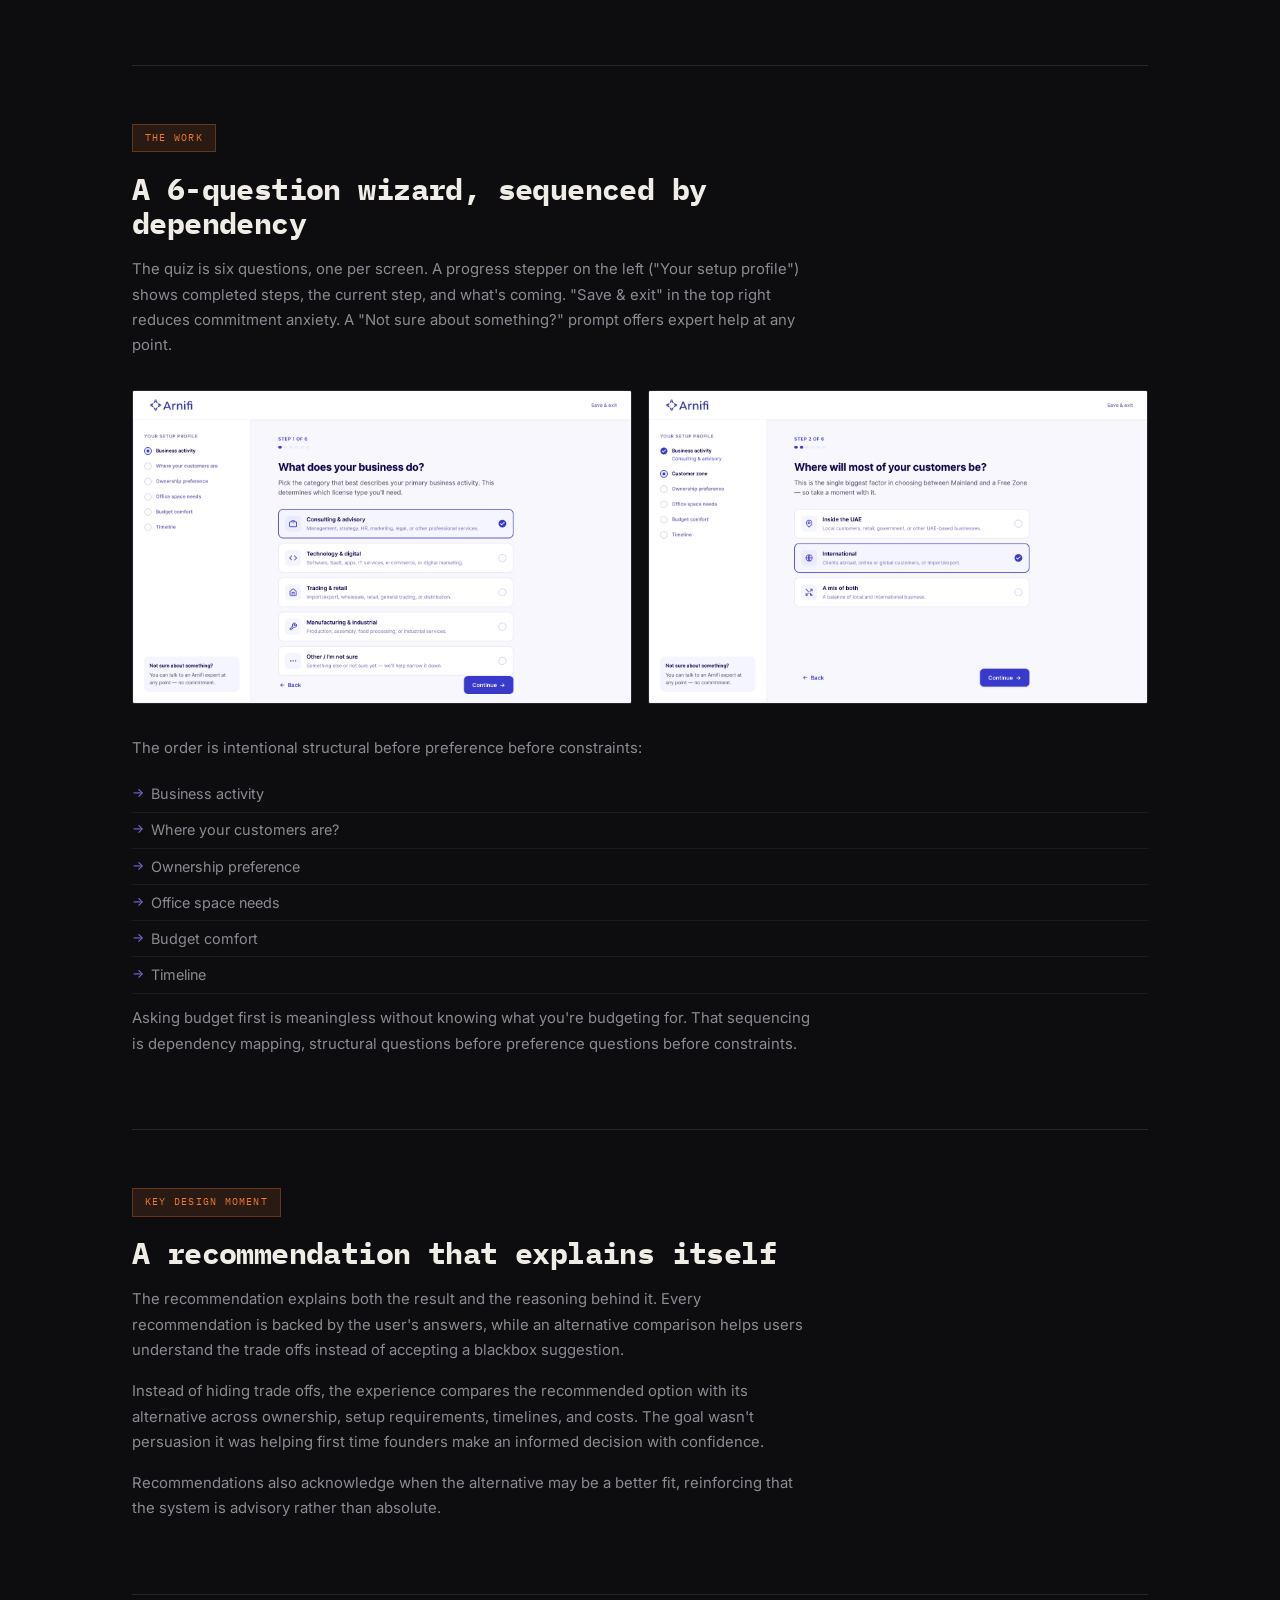
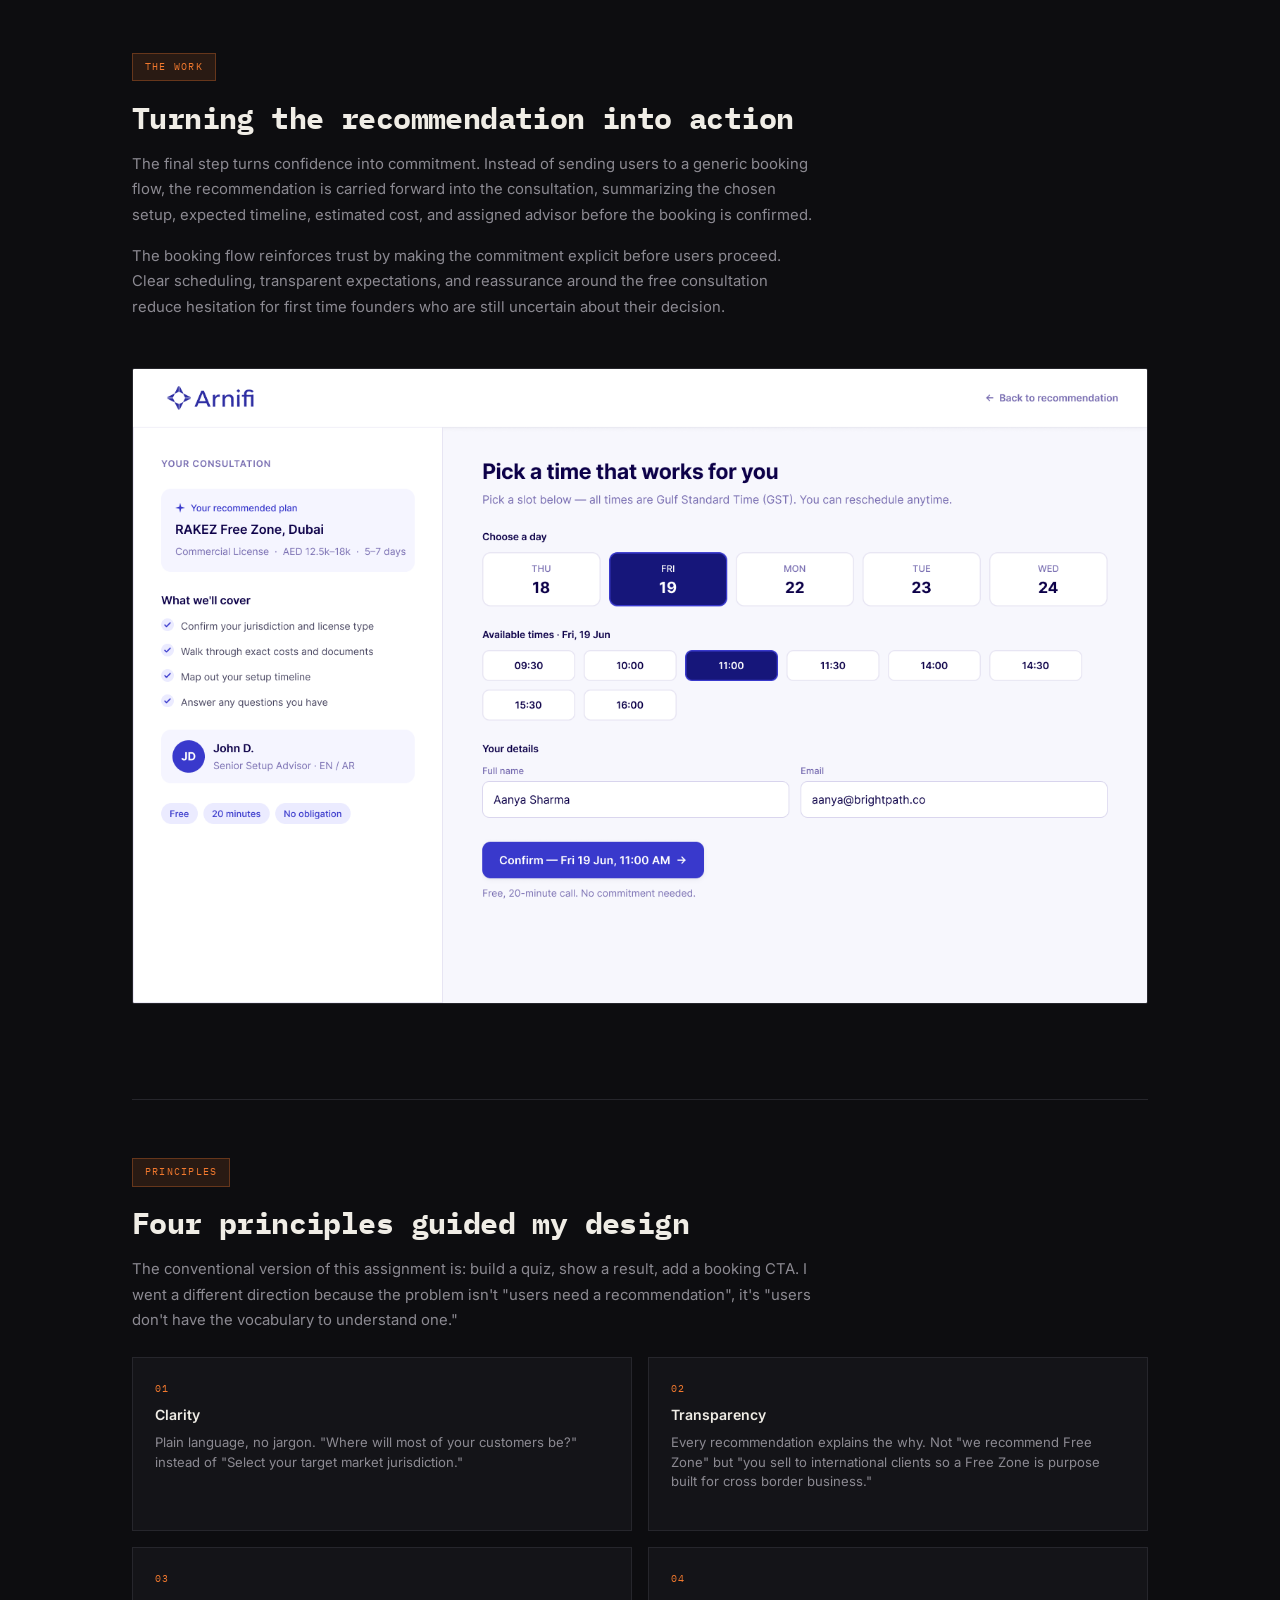
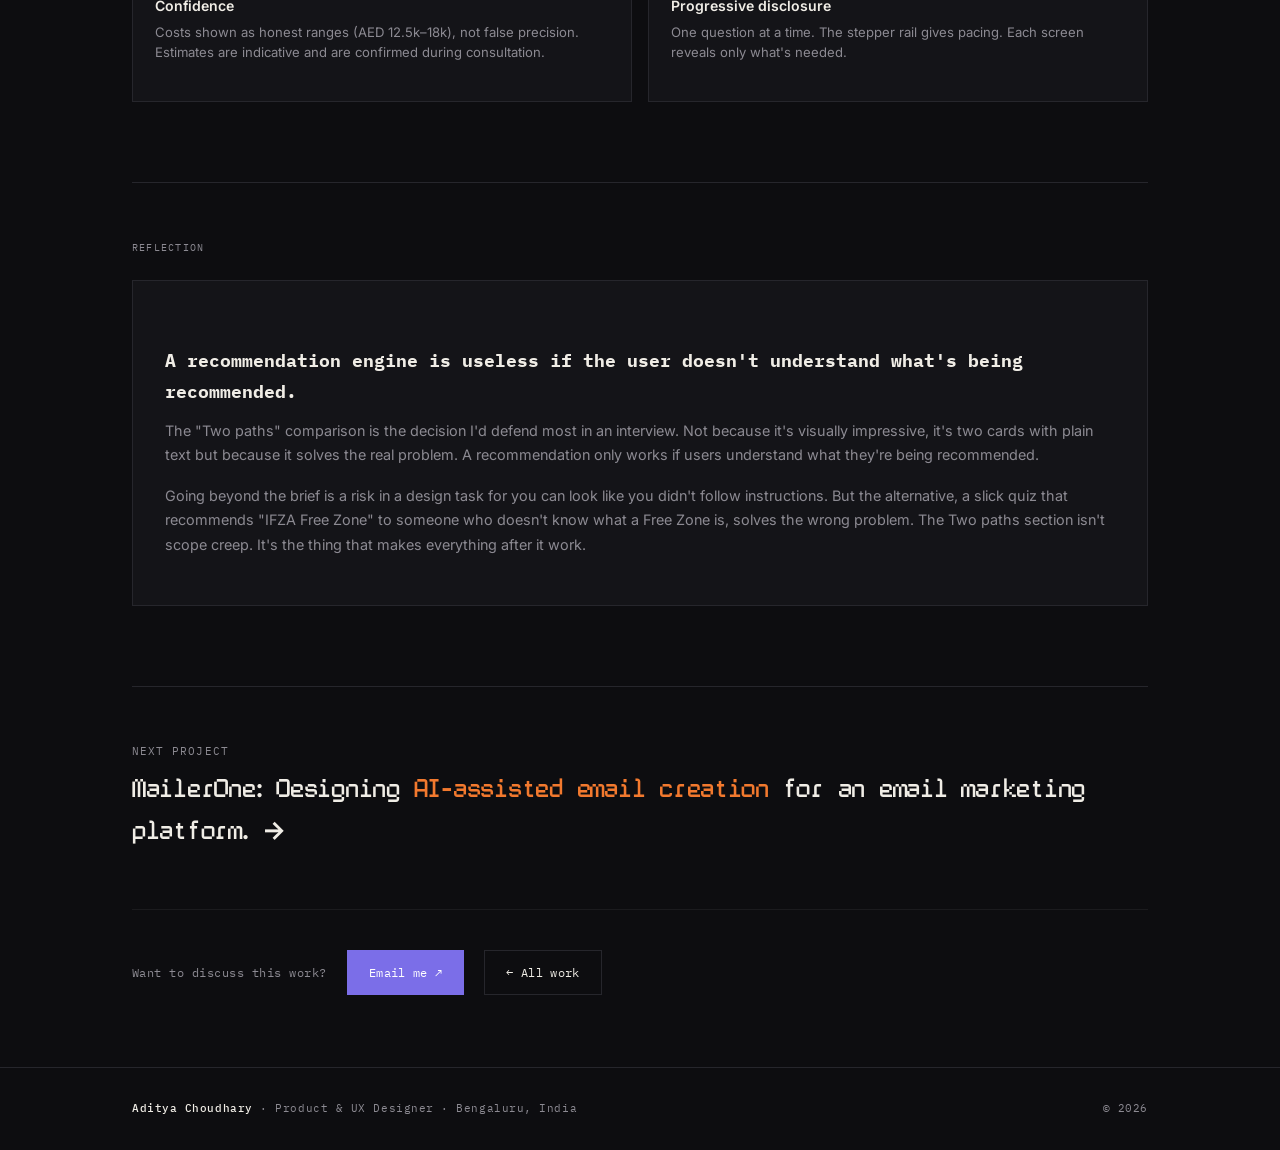
<file: arnifi.html>
<!DOCTYPE html>
<html lang="en">
<head>
  <meta charset="UTF-8">
  <meta name="viewport" content="width=device-width, initial-scale=1.0">
  <title>Arnifi — Aditya Choudhary</title>
  <link rel="stylesheet" href="cs-styles.css">
</head>
<body>

<nav>
  <div class="nav-in">
    <a href="index.html" class="nav-logo">
      <span class="logo-ac">ac</span><span class="logo-sep">·</span><span class="logo-txt">Product &amp; UX design</span>
    </a>
    <ul class="nav-links">
      <li><a href="index.html#about">About</a></li>
      <li><a href="index.html#work">Work</a></li>
      <li><a href="index.html#contact">Contact</a></li>
    </ul>
    <a href="https://www.linkedin.com/in/aditya-c-b2aa64253" target="_blank" rel="noopener" class="nav-cta">LinkedIn ↗</a>
  </div>
</nav>

<main>
  <div class="shell">

    <!-- HERO -->
    <section class="cs-hero rv">
      <p class="cs-breadcrumb"><a href="index.html">All work</a></p>
      <h1>Arnifi: helping <em>confused</em> <em>founders</em> pick a UAE setup.</h1>
      <p class="cs-subtitle">A 48 hour design task for Arnifi's hiring process. I was asked for a recommendation experience and added the education layer that makes a recommendation mean anything to first time founders.</p>
    </section>

    <hr class="rule">

    <!-- META -->
    <table class="role-table rv">
      <tr><td>Company</td><td><b>Arnifi</b> — UAE business setup advisory</td></tr>
      <tr><td>Role</td><td>UI/UX Designer [Task]</td></tr>
      <tr><td>Timeline</td><td>2 days</td></tr>
      <tr><td>Scope</td><td>5 desktop screens + mobile version screen + 1-page design rationale</td></tr>
    </table>

    <!-- BRIEF / DELIVERED -->
    <div class="opening-grid rv">
      <div class="opening-block">
        <h4>The brief</h4>
        <p>Design a recommendation experience that helps first time founders navigate the complexity of starting a business in the UAE. Users often arrive without understanding Mainland vs Free Zone, licensing options, setup costs, or timelines. My task was to simplify those decisions into a guided journey that ends with a personalized recommendation and consultation booking, all within Arnifi's existing visual language, over a 2 day timeline.</p>
      </div>
      <div class="opening-block">
        <h4>What I delivered</h4>
        <p>Five desktop screens, a mobile version of any of the desktop screens, and a 1 page rationale built on a full design system. But the real deliverable was a decision: adding an education layer the brief never asked for, because the recommendation doesn't work without it.</p>
      </div>
    </div>

    <!-- STATS -->
    <div class="stats-row rv">
      <div class="stat-card"><div class="num">48 hrs</div><div class="label">Total time</div></div>
      <div class="stat-card"><div class="num">5+1</div><div class="label">Desktop + mobile screens</div></div>
      <div class="stat-card"><div class="num">6</div><div class="label">Question wizard</div></div>
      <div class="stat-card"><div class="num">21</div><div class="label">Colour variables</div></div>
    </div>

    <!-- HERO IMAGE -->
    <img src="images/arnifi/recommendation.png" alt="Recommendation screen: RAKEZ Free Zone, 96% match, with stat cards and personalised reasons" class="cs-img-full rv">

    <!-- THE OBSERVATION -->
    <section class="cs-section rv">
      <span class="moment-label">The observation</span>
      <h2>The first thing a confused founder does is leave to Google</h2>
      <p>Before I designed anything, I went through the actual Arnifi website as if I were a first time founder. The site assumes that the user has the vocabulary required to understand and convince them. It drops terms like "IFZA Free Zone," "DMCC," and "Mainland license" without explanation. It shows HR tools, EMI plans, affiliate programmes, and jurisdiction pricing all before a new founder even knows the difference between Mainland and Free Zone.</p>
      <p>So the first thing a confused founder does on the current site is leave to Google the basics. And if they're leaving to Google, what's the point of the firm?</p>
      <div class="callout">
        <p>Arnifi already has a cost calculator and an AI assistant.<em style="font-style:normal;color:var(--ind)"> The differentiator for Arnifi is its decision confidence, not pricing </em>. Take someone from "I don't know what any of this means" to "I know which path is right for me, and why."</p>
      </div>
    </section>

    <!-- THE DECISION I ADDED -->
    <section class="cs-section rv">
      <span class="moment-label">Key design moment</span>
      <h2>The decision I added to the brief</h2>
      <p>The brief asked for a recommendation experience: a quiz that leads to a personalised result. But if a user doesn't know what "Free Zone" means, a screen showing "RAKEZ Free Zone, 96% match" is meaningless. The recommendation only works if the user understands the terms being recommended.</p>
      <p>So I added a "Two paths to set up in the UAE" section to the landing page before the quiz, before "How it works," before anything else. Two cards: Free Zone on the left, Mainland on the right. What you get, the trade offs, and a starting price (Free Zone from AED 5,500, Mainland from AED 18,000). Below both, one italic line: "Not sure which fits? Answer 6 quick questions and we'll recommend one."</p>

      <img src="images/arnifi/landing.png" alt="Arnifi landing page with the added Two paths to set up in the UAE comparison section" class="cs-img-full rv">

      <div class="callout">
        <p>This section wasn't in the brief. It was the most important decision in the project. Without it, the comparison table on the results screen appears out of nowhere. With it, the user's recommendation becomes a deeper, personalised version of something they've already been introduced to.</p>
      </div>
    </section>

    <!-- THE WIZARD -->
    <section class="cs-section rv">
      <span class="moment-label">The work</span>
      <h2>A 6-question wizard, sequenced by dependency</h2>
      <p>The quiz is six questions, one per screen. A progress stepper on the left ("Your setup profile") shows completed steps, the current step, and what's coming. "Save &amp; exit" in the top right reduces commitment anxiety. A "Not sure about something?" prompt offers expert help at any point.</p>

      <div class="cs-img-row rv">
        <img src="images/arnifi/wizard-activity.png" alt="Step 1 — Business activity question with stepper rail on the left">
        <img src="images/arnifi/wizard-customer.png" alt="Step 2 — Where your customers are, the Mainland/Free Zone fork">
      </div>

      <p>The order is intentional structural before preference before constraints:</p>
      <ol class="scope-list rv">
        <li>Business activity</li>
        <li>Where your customers are?</li>
        <li>Ownership preference</li>
        <li>Office space needs</li>
        <li>Budget comfort</li>
        <li>Timeline</li>
      </ol>
      <p>Asking budget first is meaningless without knowing what you're budgeting for. That sequencing is dependency mapping, structural questions before preference questions before constraints.</p>
    </section>

    <!-- THE RECOMMENDATION -->
    <section class="cs-section rv">
      <span class="moment-label">Key design moment</span>
      <h2>A recommendation that explains itself</h2>
      <p>The recommendation explains both the result and the reasoning behind it. Every recommendation is backed by the user's answers, while an alternative comparison helps users understand the trade offs instead of accepting a blackbox suggestion.</p>
      <p>Instead of hiding trade offs, the experience compares the recommended option with its alternative across ownership, setup requirements, timelines, and costs. The goal wasn't persuasion it was helping first time founders make an informed decision with confidence.</p>
      <p>Recommendations also acknowledge when the alternative may be a better fit, reinforcing that the system is advisory rather than absolute.</p>
    </section>

    <!-- BOOKING -->
    <section class="cs-section rv">
      <span class="moment-label">The work</span>
      <h2>Turning the recommendation into action</h2>
      <p>The final step turns confidence into commitment. Instead of sending users to a generic booking flow, the recommendation is carried forward into the consultation, summarizing the chosen setup, expected timeline, estimated cost, and assigned advisor before the booking is confirmed.</p>
      <p>The booking flow reinforces trust by making the commitment explicit before users proceed. Clear scheduling, transparent expectations, and reassurance around the free consultation reduce hesitation for first time founders who are still uncertain about their decision.</p>

      <img src="images/arnifi/booking.png" alt="Consultation booking screen — plan recap on the left, date and time selection on the right" class="cs-img-full rv">
    </section>

    <!-- PRINCIPLES -->
    <section class="cs-section rv">
      <span class="moment-label">Principles</span>
      <h2>Four principles guided my design</h2>
      <p>The conventional version of this assignment is: build a quiz, show a result, add a booking CTA. I went a different direction because the problem isn't "users need a recommendation", it's "users don't have the vocabulary to understand one."</p>

      <div class="gap-grid" style="grid-template-columns:1fr 1fr">
        <div class="gap-card">
          <div class="g-num">01</div>
          <h4>Clarity</h4>
          <p>Plain language, no jargon. "Where will most of your customers be?" instead of "Select your target market jurisdiction."</p>
        </div>
        <div class="gap-card">
          <div class="g-num">02</div>
          <h4>Transparency</h4>
          <p>Every recommendation explains the why. Not "we recommend Free Zone" but "you sell to international clients so a Free Zone is purpose built for cross border business."</p>
        </div>
        <div class="gap-card">
          <div class="g-num">03</div>
          <h4>Confidence</h4>
          <p>Costs shown as honest ranges (AED 12.5k–18k), not false precision. Estimates are indicative and are confirmed during consultation.</p>
        </div>
        <div class="gap-card">
          <div class="g-num">04</div>
          <h4>Progressive disclosure</h4>
          <p>One question at a time. The stepper rail gives pacing. Each screen reveals only what's needed.</p>
        </div>
      </div>
    </section>

    <!-- REFLECTION -->
    <section class="cs-section rv">
      <p class="section-label">Reflection</p>
      <div class="reflection-box">
        <h3>A recommendation engine is useless if the user doesn't understand what's being recommended.</h3>
        <p>The "Two paths" comparison is the decision I'd defend most in an interview. Not because it's visually impressive, it's two cards with plain text but because it solves the real problem. A recommendation only works if users understand what they're being recommended.</p>
        <p style="margin-top:.9rem">Going beyond the brief is a risk in a design task for you can look like you didn't follow instructions. But the alternative, a slick quiz that recommends "IFZA Free Zone" to someone who doesn't know what a Free Zone is, solves the wrong problem. The Two paths section isn't scope creep. It's the thing that makes everything after it work.</p>
      </div>
    </section>

    <div class="next-project rv">
      <p class="np-label">Next project</p>
      <a href="mailerone.html">MailerOne: Designing <em>AI-assisted email creation</em> for an email marketing platform. →</a>
    </div>

    <div class="closing-cta rv">
      <p>Want to discuss this work?</p>
      <a href="mailto:adityajsr786@gmail.com" class="btn-p">Email me ↗</a>
      <a href="index.html" class="btn-g">← All work</a>
    </div>

  </div>
</main>

<footer>
  <div class="ft-in shell">
    <span><b>Aditya Choudhary</b> · Product &amp; UX Designer · Bengaluru, India</span>
    <span>© 2026</span>
  </div>
</footer>

<script>
  const obs = new IntersectionObserver(e => e.forEach(x => x.isIntersecting && x.target.classList.add('in')), {threshold:.12});
  document.querySelectorAll('.rv').forEach(el => obs.observe(el));
</script>
</body>
</html>
</file>
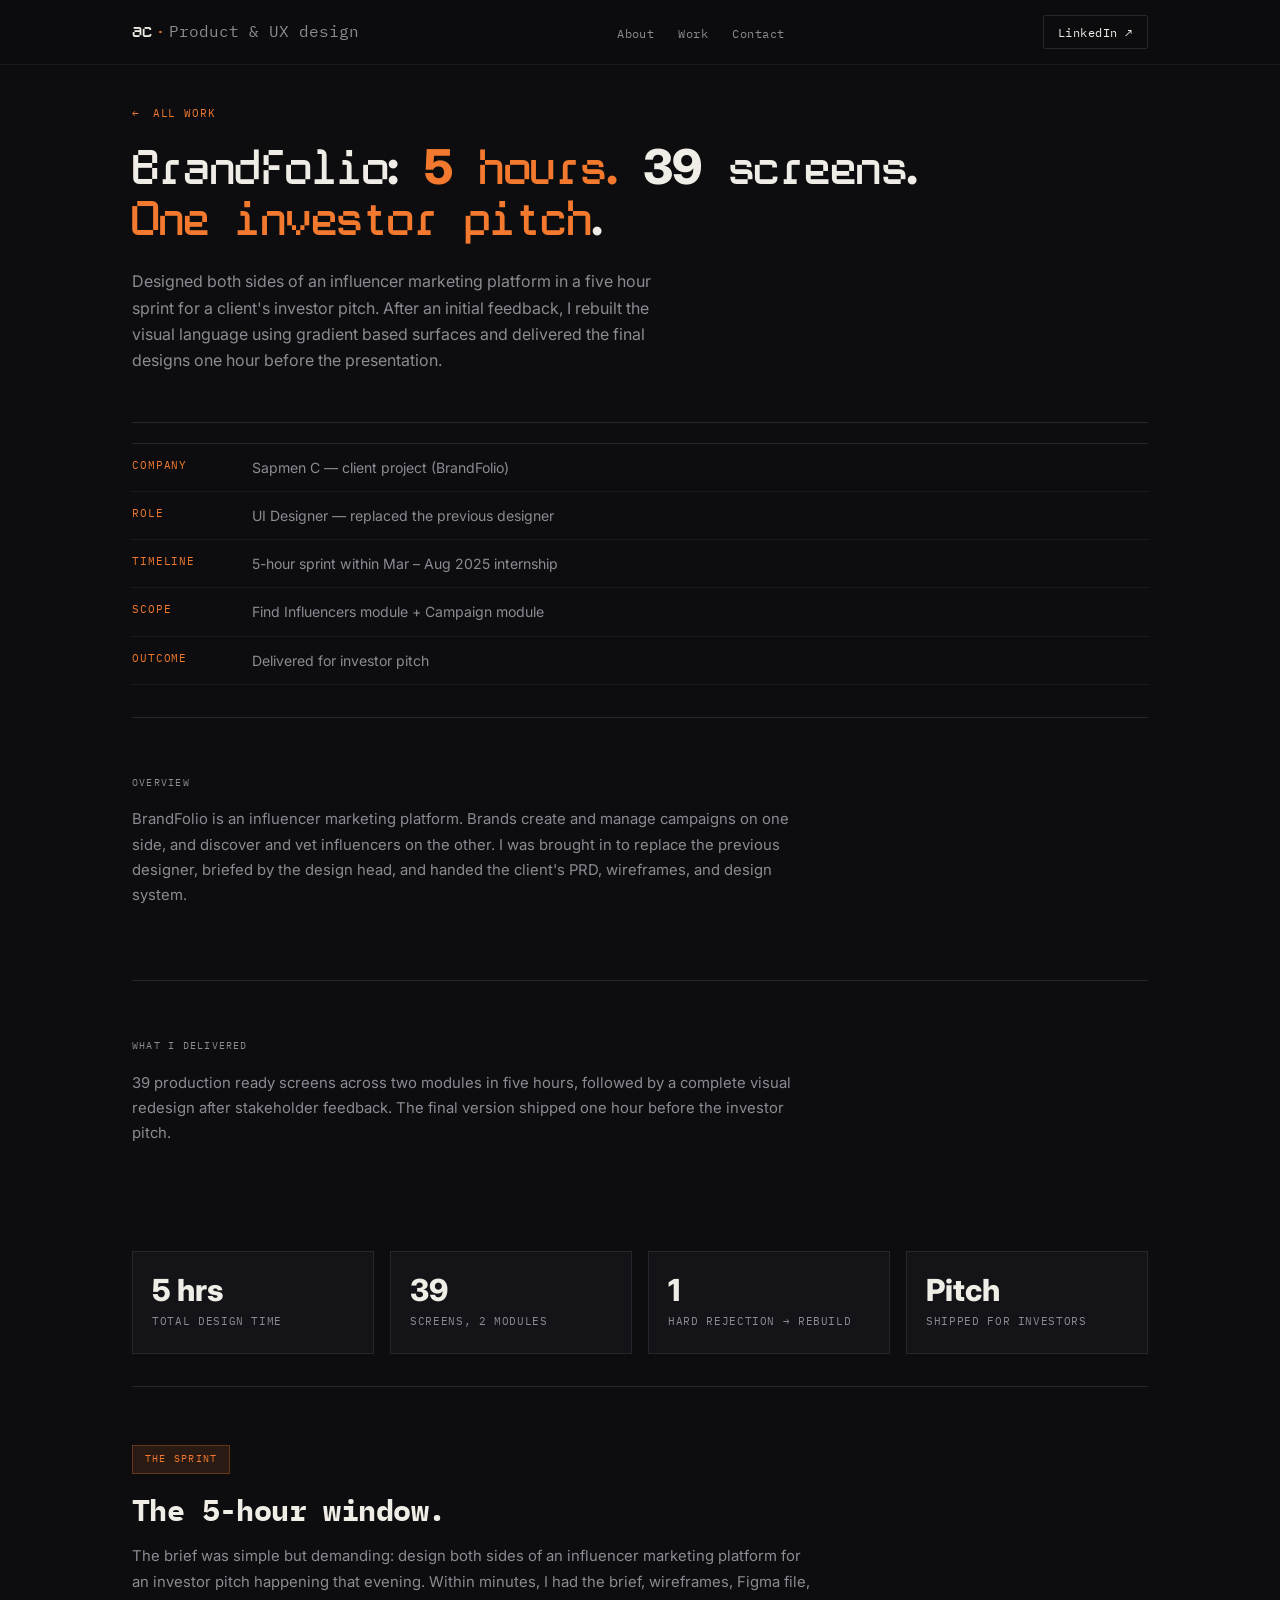
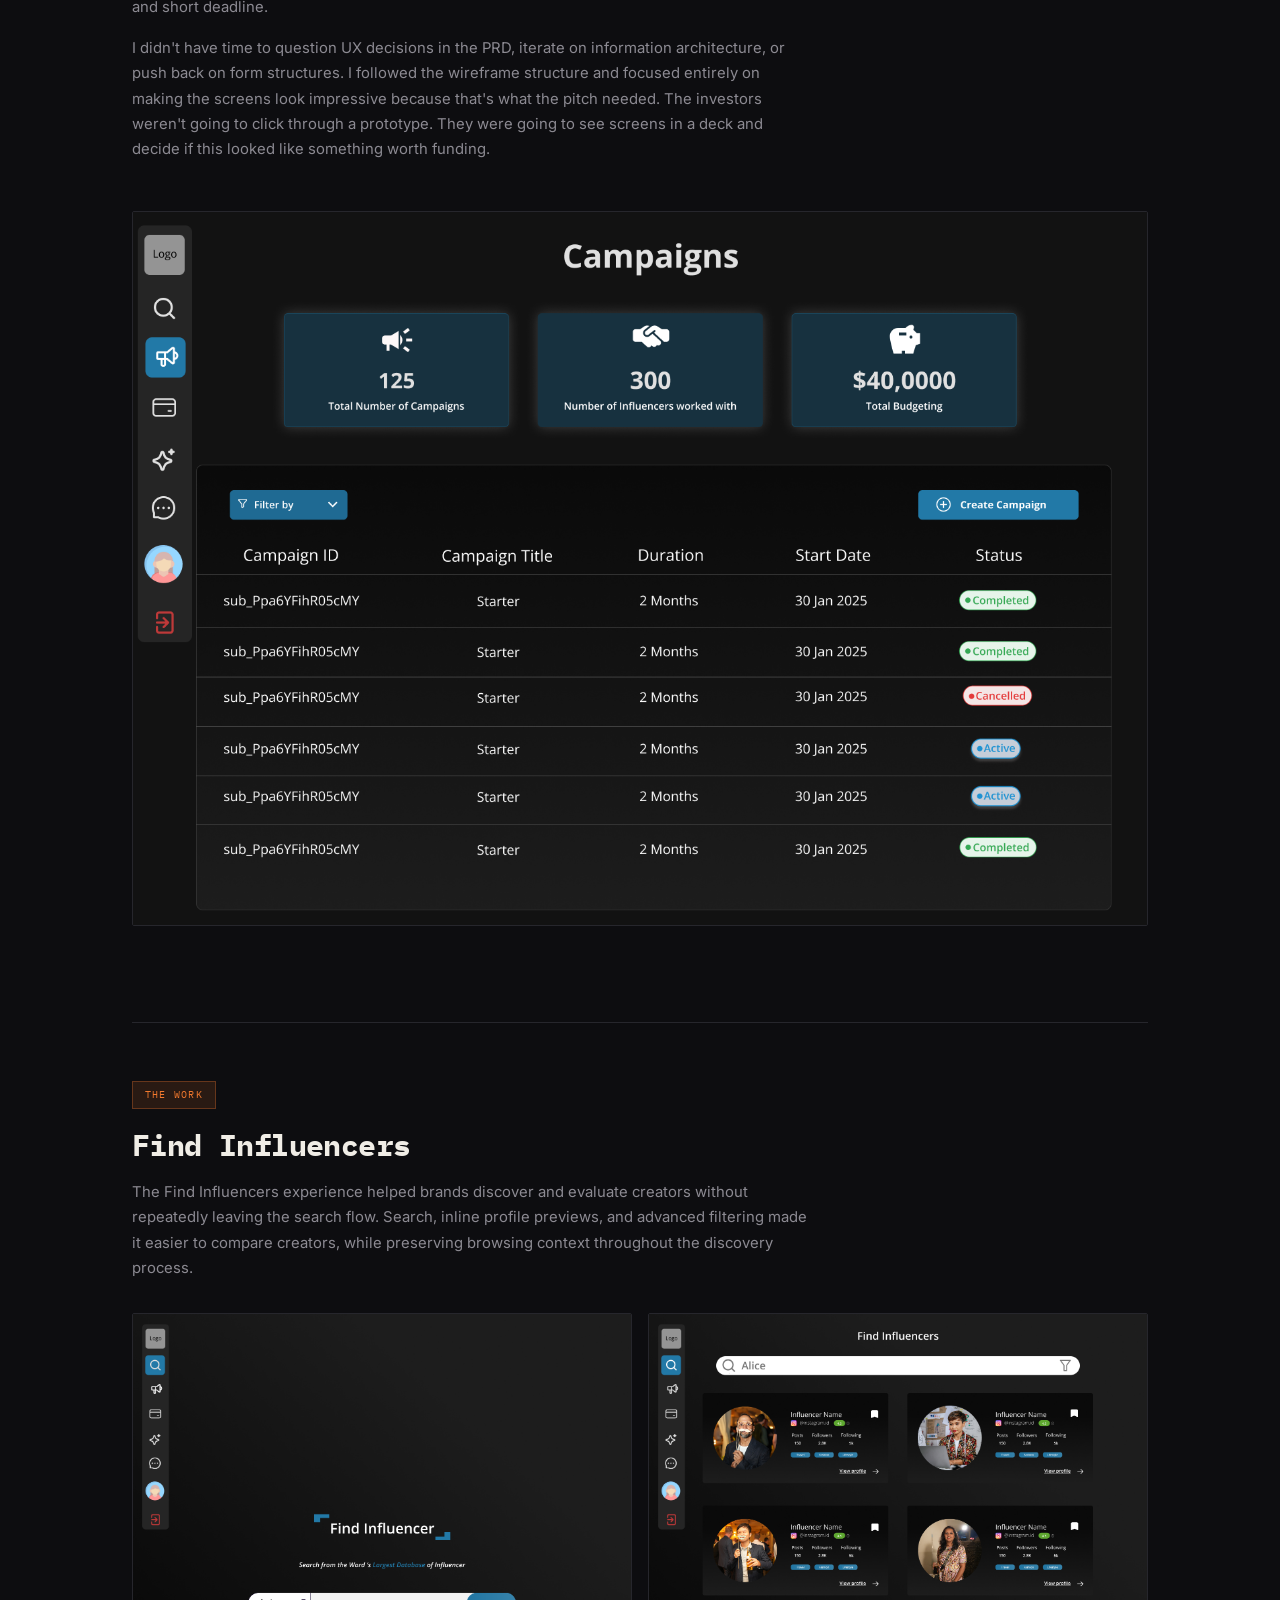
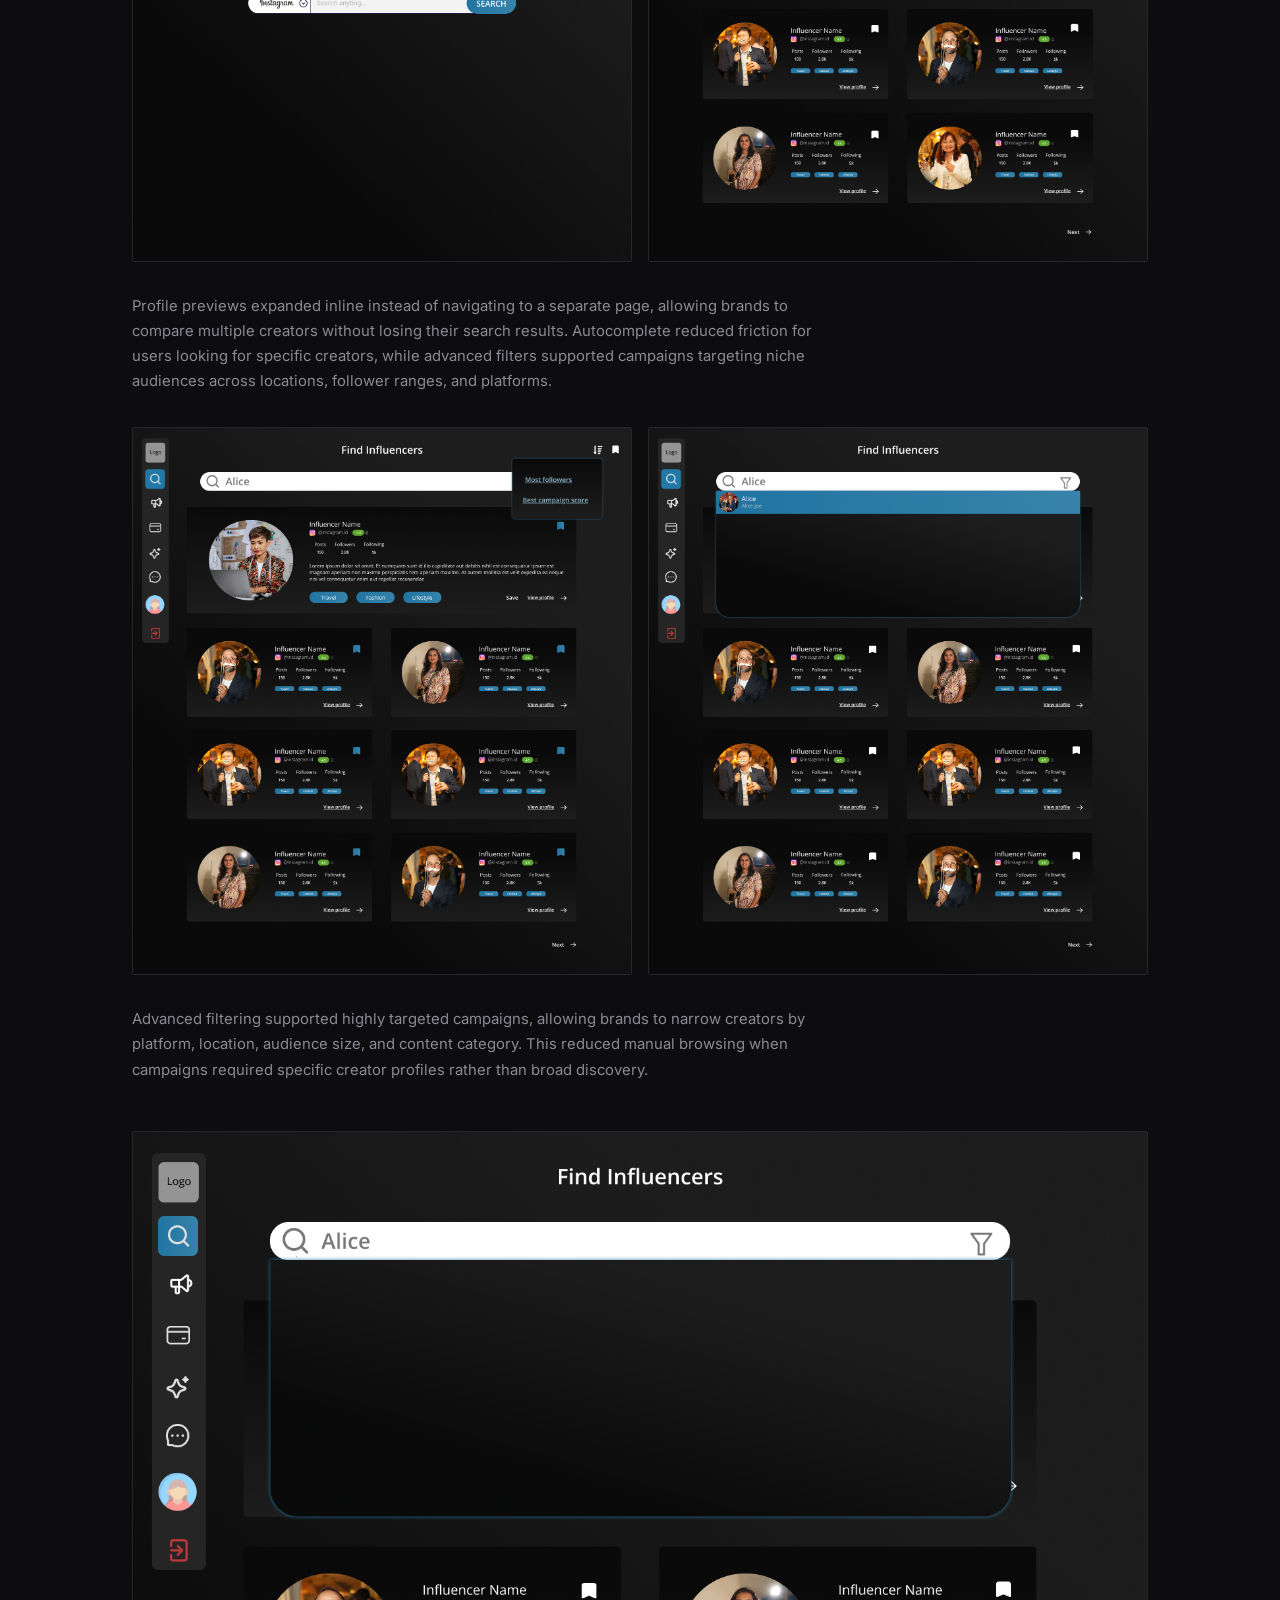
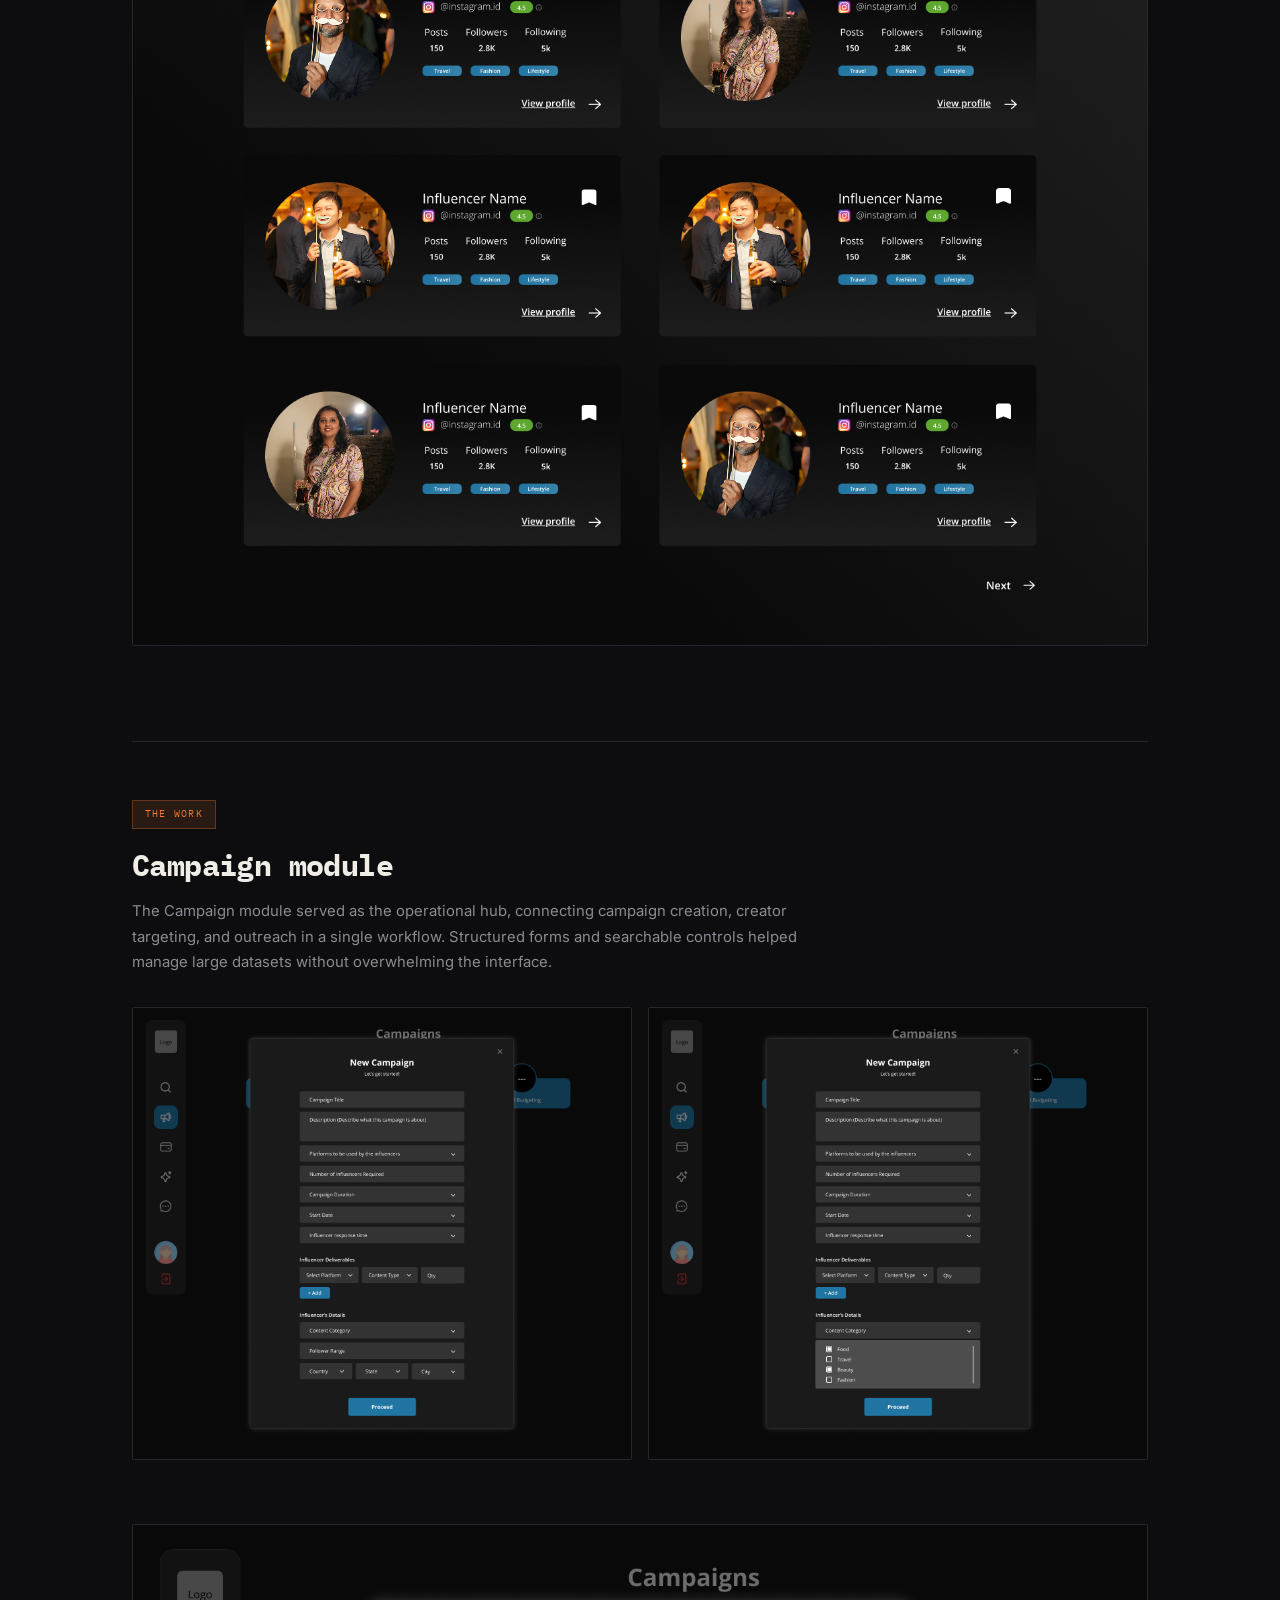
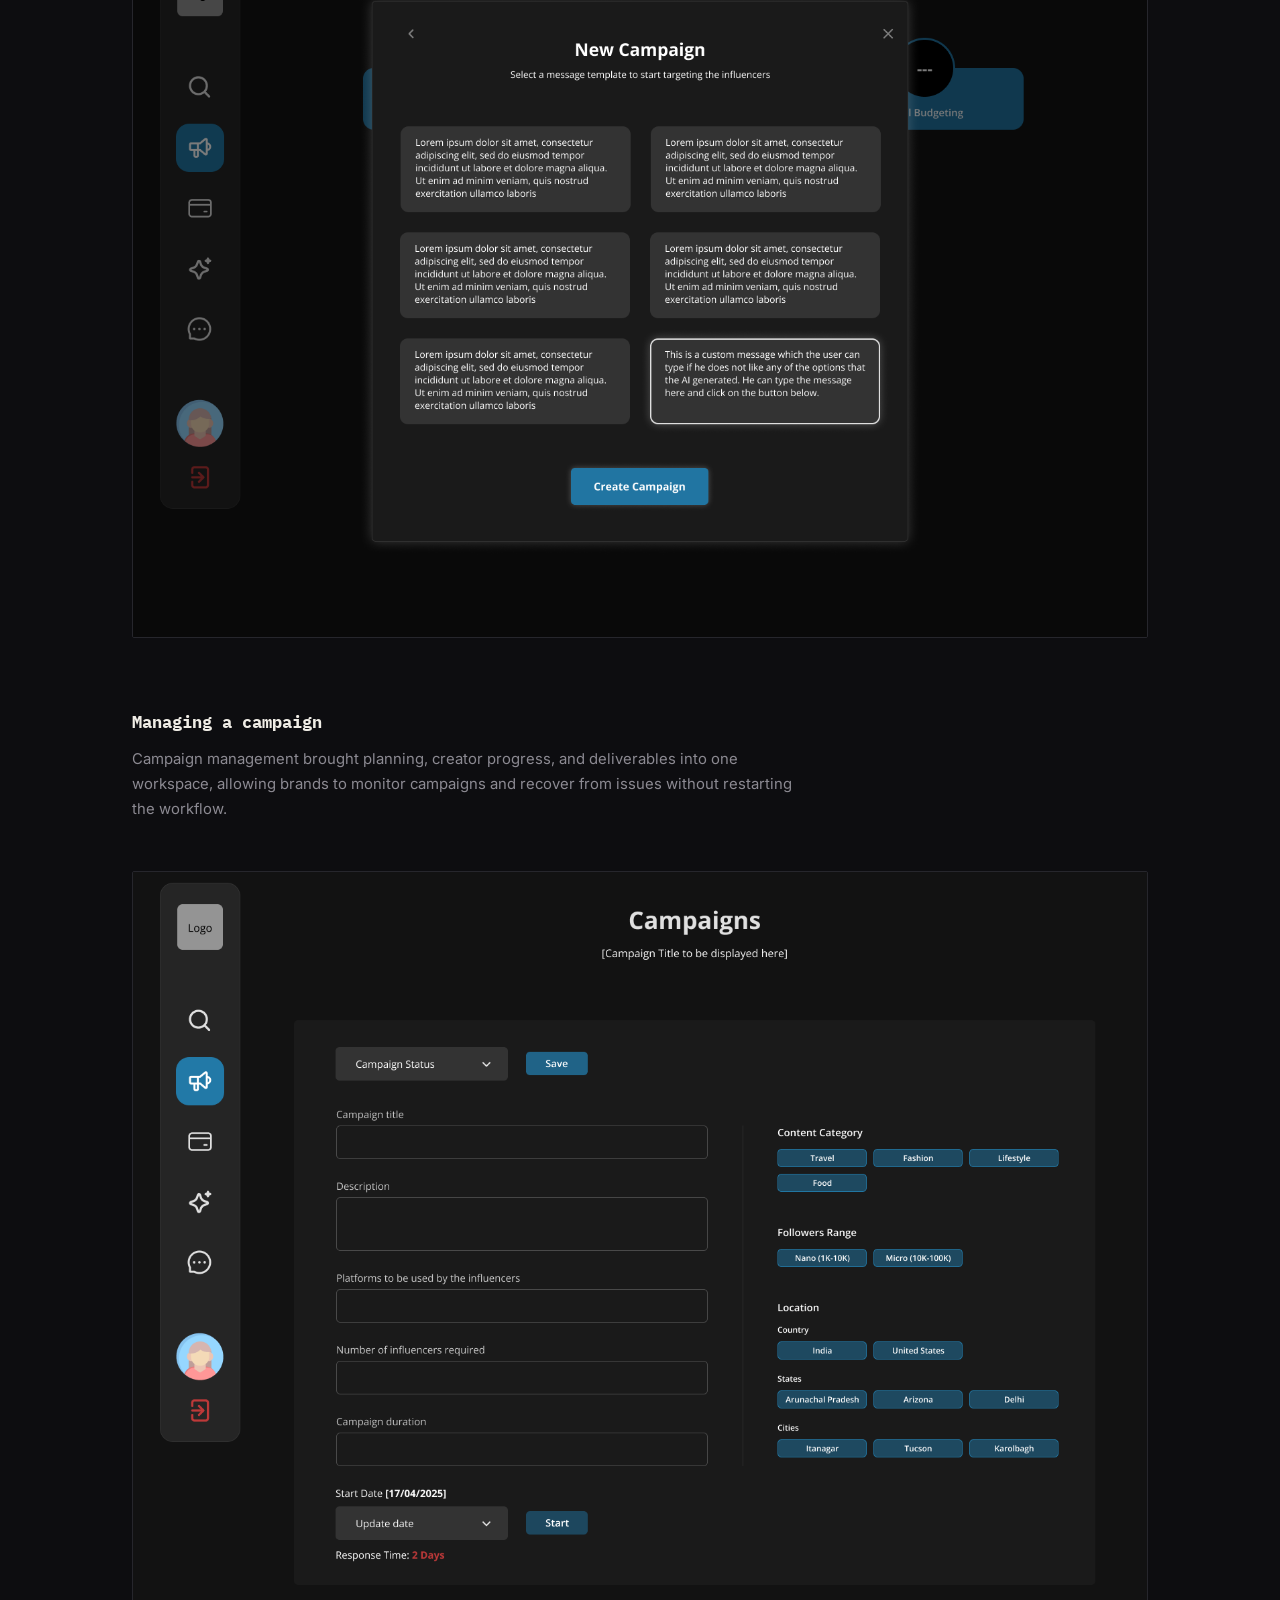
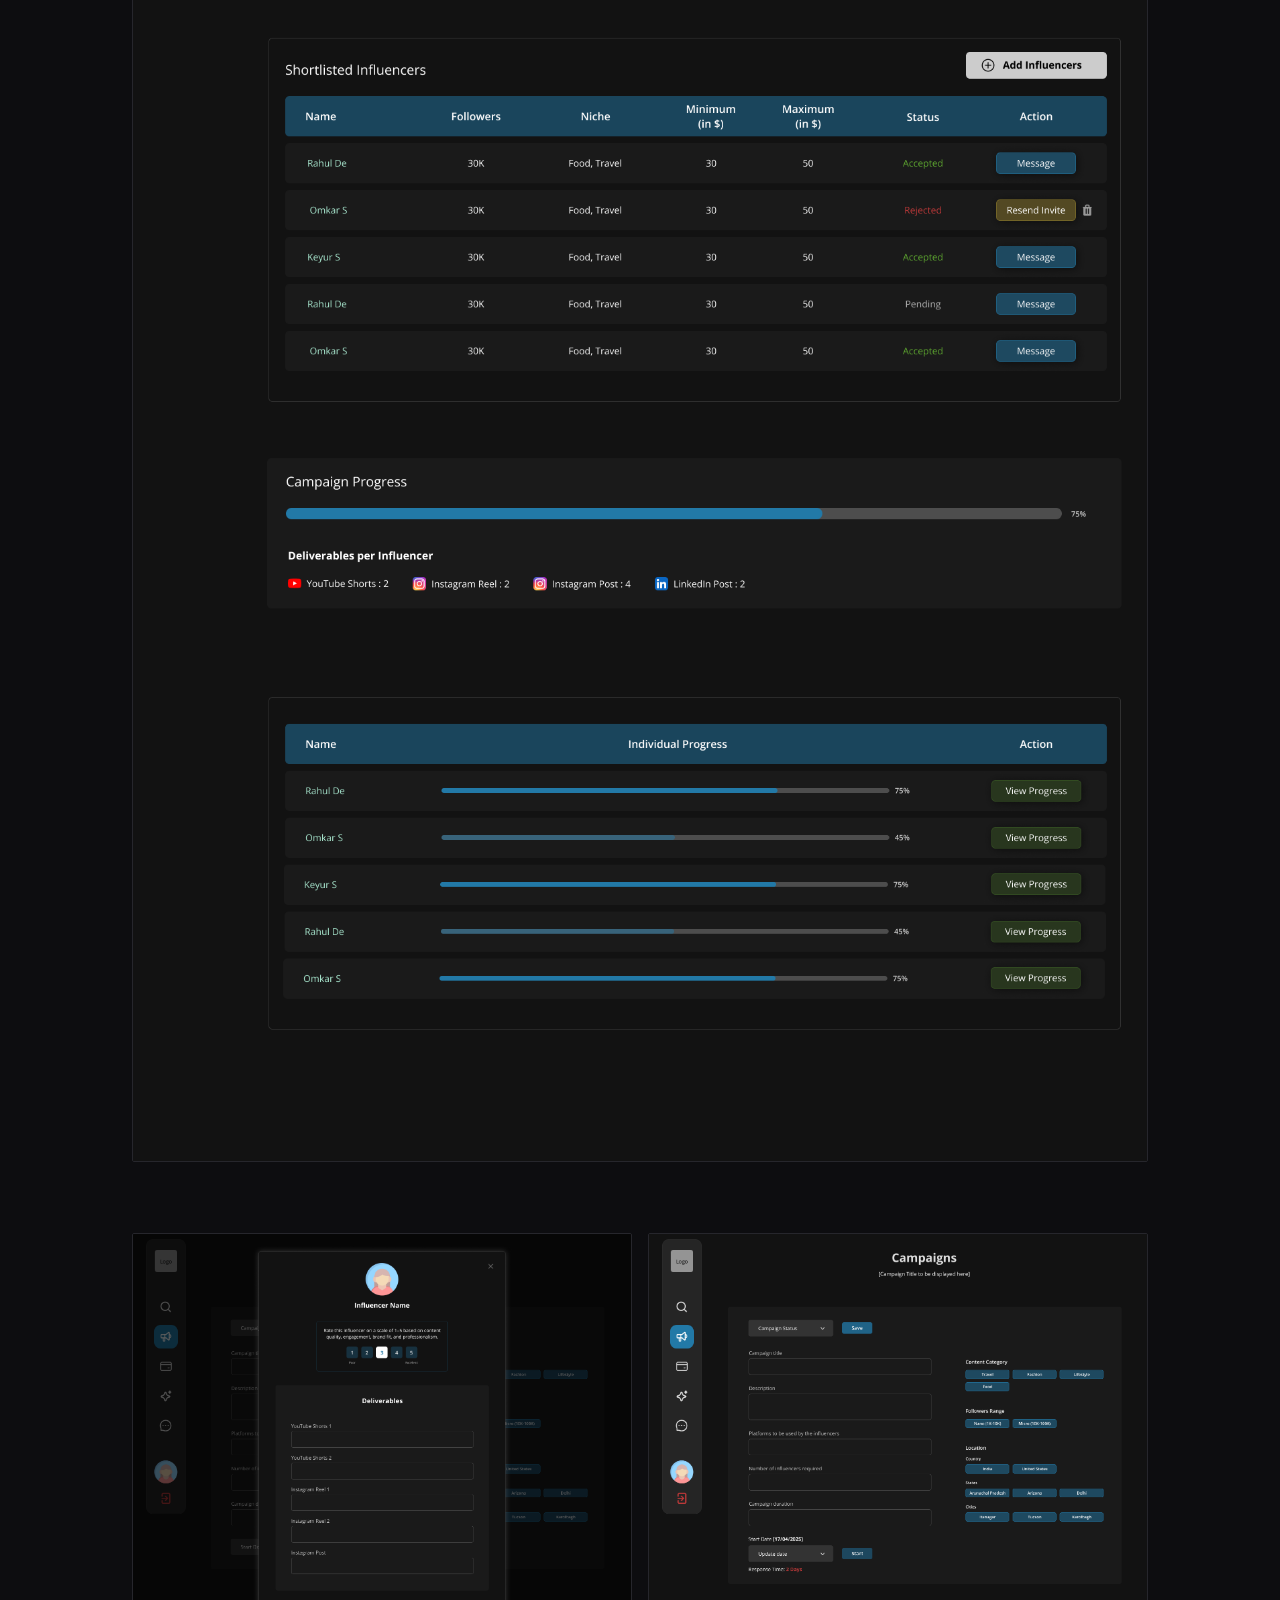
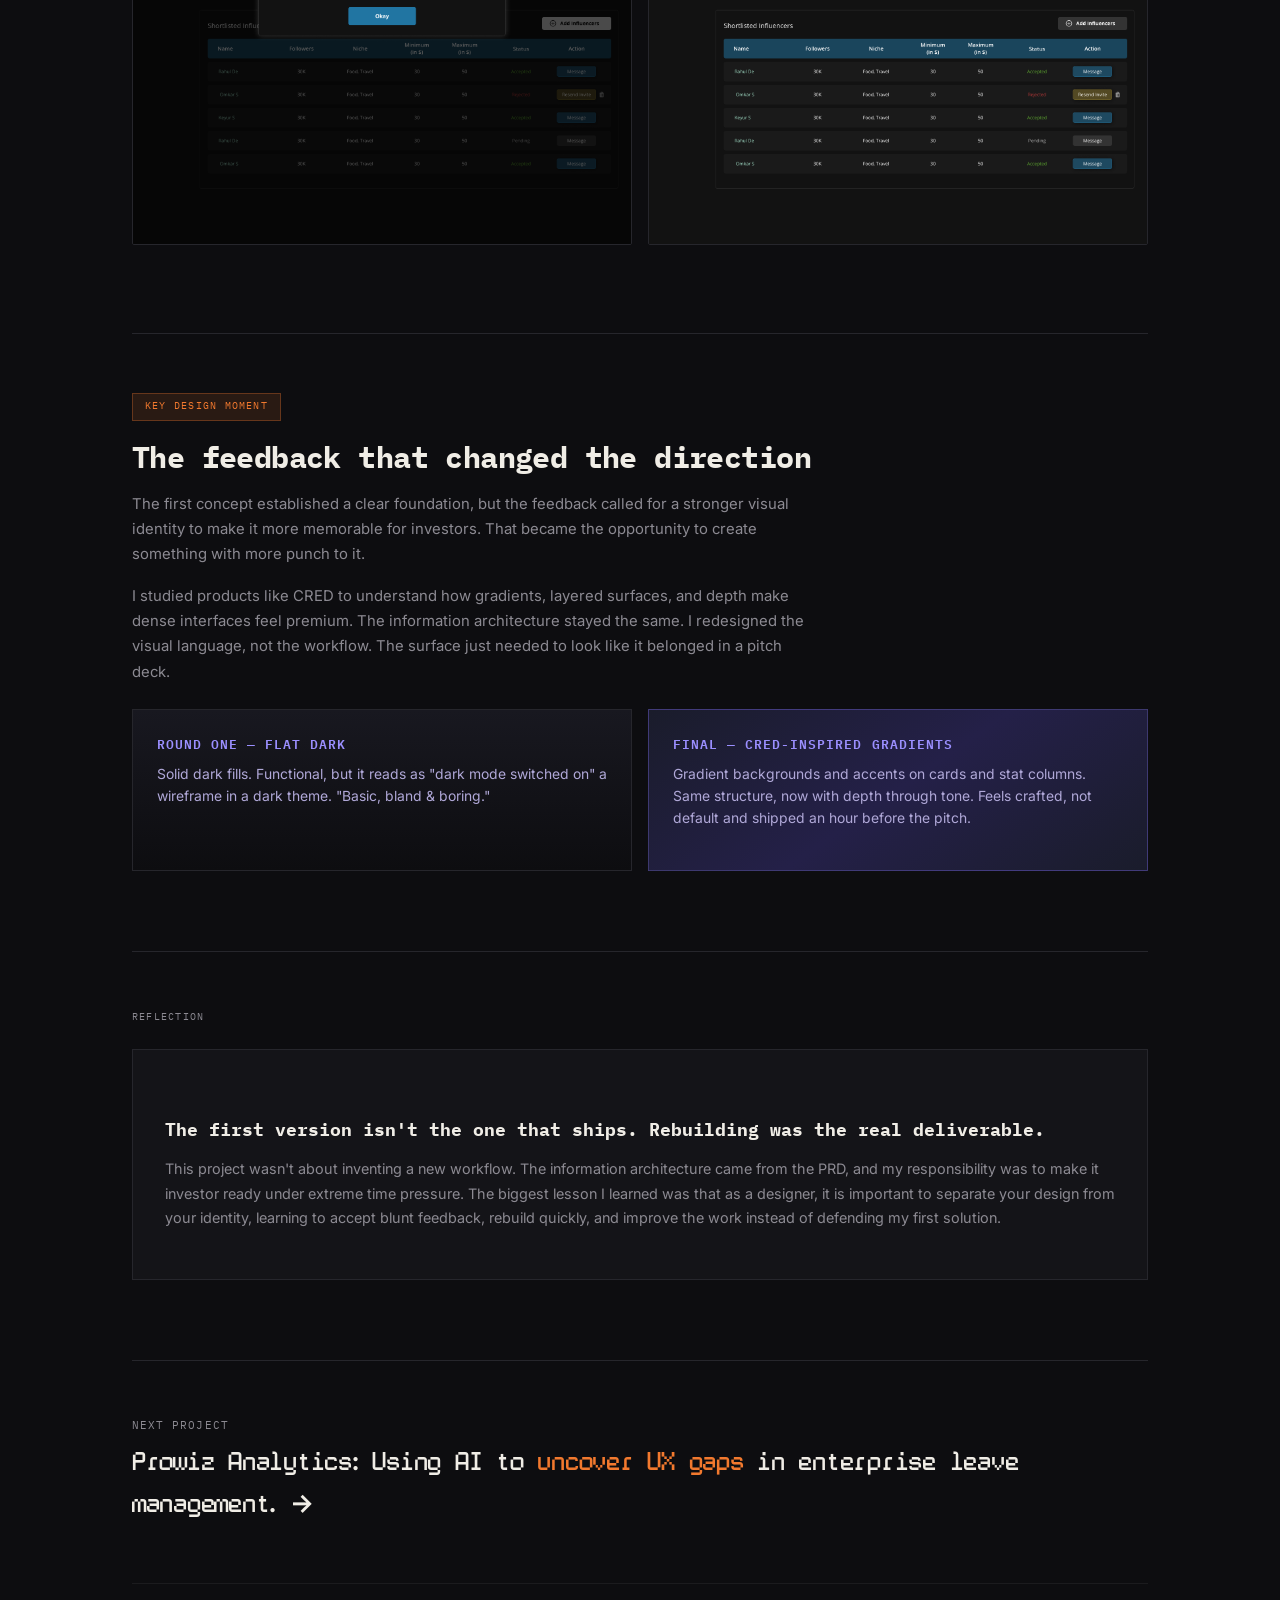
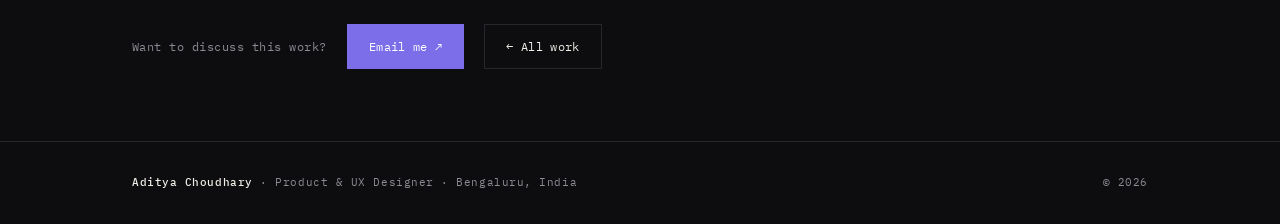
<file: brandfolio.html>
<!DOCTYPE html>
<html lang="en">
<head>
  <meta charset="UTF-8">
  <meta name="viewport" content="width=device-width, initial-scale=1.0">
  <title>BrandFolio — Aditya Choudhary</title>
  <link rel="stylesheet" href="cs-styles.css">
</head>
<body>

<nav>
  <div class="nav-in">
    <a href="index.html" class="nav-logo">
      <span class="logo-ac">ac</span><span class="logo-sep">·</span><span class="logo-txt">Product &amp; UX design</span>
    </a>
    <ul class="nav-links">
      <li><a href="index.html#about">About</a></li>
      <li><a href="index.html#work">Work</a></li>
      <li><a href="index.html#contact">Contact</a></li>
    </ul>
    <a href="https://www.linkedin.com/in/aditya-c-b2aa64253" target="_blank" rel="noopener" class="nav-cta">LinkedIn ↗</a>
  </div>
</nav>

<main>
  <div class="shell">

    <!-- HERO -->
    <section class="cs-hero rv">
      <p class="cs-breadcrumb"><a href="index.html">All work</a></p>
      <h1>BrandFolio: <em>5 hours.</em> 39 screens. <em>One investor pitch</em>.</h1>
      <p class="cs-subtitle">Designed both sides of an influencer marketing platform in a five hour sprint for a client's investor pitch. After an initial feedback, I rebuilt the visual language using gradient based surfaces and delivered the final designs one hour before the presentation.</p>
    </section>

    <hr class="rule">

    <!-- META -->
    <table class="role-table rv">
      <tr><td>Company</td><td>Sapmen C — client project (BrandFolio)</td></tr>
      <tr><td>Role</td><td>UI Designer — replaced the previous designer</td></tr>
      <tr><td>Timeline</td><td>5-hour sprint within Mar – Aug 2025 internship</td></tr>
      <tr><td>Scope</td><td>Find Influencers module + Campaign module</td></tr>
      <tr><td>Outcome</td><td>Delivered for investor pitch</td></tr>
    </table>

    <!-- OVERVIEW -->
    <section class="cs-section rv">
      <p class="section-label">Overview</p>
      <p>BrandFolio is an influencer marketing platform. Brands create and manage campaigns on one side, and discover and vet influencers on the other. I was brought in to replace the previous designer, briefed by the design head, and handed the client's PRD, wireframes, and design system.</p>
    </section>

    <!-- WHAT I DELIVERED -->
    <section class="cs-section rv">
      <p class="section-label">What I delivered</p>
      <p>39 production ready screens across two modules in five hours, followed by a complete visual redesign after stakeholder feedback. The final version shipped one hour before the investor pitch.</p>
    </section>

    <!-- STATS -->
    <div class="stats-row rv">
      <div class="stat-card"><div class="num">5 hrs</div><div class="label">Total design time</div></div>
      <div class="stat-card"><div class="num">39</div><div class="label">Screens, 2 modules</div></div>
      <div class="stat-card"><div class="num">1</div><div class="label">Hard rejection → rebuild</div></div>
      <div class="stat-card"><div class="num">Pitch</div><div class="label">Shipped for investors</div></div>
    </div>

    <!-- THE SPRINT -->
    <section class="cs-section rv">
      <span class="moment-label">The sprint</span>
      <h2>The 5-hour window.</h2>
      <p>The brief was simple but demanding: design both sides of an influencer marketing platform for an investor pitch happening that evening. Within minutes, I had the brief, wireframes, Figma file, and short deadline.</p>
      <p>I didn't have time to question UX decisions in the PRD, iterate on information architecture, or push back on form structures. I followed the wireframe structure and focused entirely on making the screens look impressive because that's what the pitch needed. The investors weren't going to click through a prototype. They were going to see screens in a deck and decide if this looked like something worth funding.</p>

      <img src="images/brandfolio/campaign-dashboard.png" alt="BrandFolio Campaign dashboard — stat cards and a campaign table with color-coded status badges" class="cs-img-full rv">
    </section>

    <!-- FIND INFLUENCERS -->
    <section class="cs-section rv">
      <span class="moment-label">The work</span>
      <h2>Find Influencers</h2>
      <p>The Find Influencers experience helped brands discover and evaluate creators without repeatedly leaving the search flow. Search, inline profile previews, and advanced filtering made it easier to compare creators, while preserving browsing context throughout the discovery process.</p>

      <div class="cs-img-row rv">
        <img src="images/brandfolio/find-search-landing.png" alt="Find Influencers search landing with platform selector and search bar">
        <img src="images/brandfolio/find-results-grid.png" alt="Two-column grid of influencer cards with ratings, counts, and bookmark icons">
      </div>

      <p>Profile previews expanded inline instead of navigating to a separate page, allowing brands to compare multiple creators without losing their search results. Autocomplete reduced friction for users looking for specific creators, while advanced filters supported campaigns targeting niche audiences across locations, follower ranges, and platforms.</p>

      <div class="cs-img-row rv">
        <img src="images/brandfolio/find-expanded-profile.png" alt="Expanded influencer profile preview inline in the results">
        <img src="images/brandfolio/find-autocomplete.png" alt="Search autocomplete surfacing matching creators with photo and name">
      </div>

      <p>Advanced filtering supported highly targeted campaigns, allowing brands to narrow creators by platform, location, audience size, and content category. This reduced manual browsing when campaigns required specific creator profiles rather than broad discovery.</p>

      <img src="images/brandfolio/find-filter-panel.png" alt="Filter panel — content category, follower range, location, and platform filters" class="cs-img-full rv">
    </section>

    <!-- CAMPAIGN MODULE -->
    <section class="cs-section rv">
      <span class="moment-label">The work</span>
      <h2>Campaign module</h2>
      <p>The Campaign module served as the operational hub, connecting campaign creation, creator targeting, and outreach in a single workflow. Structured forms and searchable controls helped manage large datasets without overwhelming the interface.</p>

      <div class="cs-img-row rv">
        <img src="images/brandfolio/campaign-create.png" alt="Campaign creation form — title, platform, duration, deliverables, and influencer details">
        <img src="images/brandfolio/campaign-multiselect.png" alt="Multiselect platform dropdown for campaigns across Instagram, YouTube, and LinkedIn">
      </div>

      <img src="images/brandfolio/campaign-custom-message.png" alt="Custom outreach message step in the campaign creation flow" class="cs-img-full rv">

      <h3>Managing a campaign</h3>
      <p>Campaign management brought planning, creator progress, and deliverables into one workspace, allowing brands to monitor campaigns and recover from issues without restarting the workflow.</p>

      <img src="images/brandfolio/campaign-detail.png" alt="Campaign detail view — details, shortlisted influencers, campaign progress, and individual progress" class="cs-img-full rv">

      <div class="cs-img-row rv">
        <img src="images/brandfolio/campaign-progress.png" alt="Influencer progress modal with 1-5 rating scale and per-deliverable checklist">
        <img src="images/brandfolio/campaign-reject.png" alt="Rejection flow — status updates to Rejected with a Resend Invite recovery action">
      </div>
    </section>

    <!-- THE FEEDBACK -->
    <section class="cs-section rv">
      <span class="moment-label">Key design moment</span>
      <h2>The feedback that changed the direction</h2>
      <p>The first concept established a clear foundation, but the feedback called for a stronger visual identity to make it more memorable for investors. That became the opportunity to create something with more punch to it.</p>
      <p>I studied products like CRED to understand how gradients, layered surfaces, and depth make dense interfaces feel premium. The information architecture stayed the same. I redesigned the visual language, not the workflow. The surface just needed to look like it belonged in a pitch deck.</p>

      <div class="two-col">
        <div class="col-card" style="background:linear-gradient(180deg,#181820 0%,#0D0D10 100%);border-color:#26262C">
          <h4 style="color:#9B8FFF;font-size:.8rem;font-family:'IBM Plex Mono',monospace;letter-spacing:.08em;text-transform:uppercase">Round one — flat dark</h4>
          <p style="color:#B0A8D8;margin-top:.5rem">Solid dark fills. Functional, but it reads as "dark mode switched on" a wireframe in a dark theme. "Basic, bland & boring."</p>
        </div>
        <div class="col-card" style="background:linear-gradient(145deg,#1A1C2B 0%,#242048 50%,#1A1C2B 100%);border-color:rgba(123,110,232,.35)">
          <h4 style="color:#9B8FFF;font-size:.8rem;font-family:'IBM Plex Mono',monospace;letter-spacing:.08em;text-transform:uppercase">Final — CRED-inspired gradients</h4>
          <p style="color:#B0A8D8;margin-top:.5rem">Gradient backgrounds and accents on cards and stat columns. Same structure, now with depth through tone. Feels crafted, not default and shipped an hour before the pitch.</p>
        </div>
      </div>
    </section>

    <!-- REFLECTION -->
    <section class="cs-section rv">
      <p class="section-label">Reflection</p>
      <div class="reflection-box">
        <h3>The first version isn't the one that ships. Rebuilding was the real deliverable.</h3>
        <p>This project wasn't about inventing a new workflow. The information architecture came from the PRD, and my responsibility was to make it investor ready under extreme time pressure. The biggest lesson  I learned was that as a designer, it is important to separate your design from your identity, learning to accept blunt feedback, rebuild quickly, and improve the work instead of defending my first solution.</p>
      </div>
    </section>

    <div class="next-project rv">
      <p class="np-label">Next project</p>
      <a href="prowiz.html">Prowiz Analytics: Using AI to <em>uncover UX gaps</em> in enterprise leave management. →</a>
    </div>

    <div class="closing-cta rv">
      <p>Want to discuss this work?</p>
      <a href="mailto:adityajsr786@gmail.com" class="btn-p">Email me ↗</a>
      <a href="index.html" class="btn-g">← All work</a>
    </div>

  </div>
</main>

<footer>
  <div class="ft-in shell">
    <span><b>Aditya Choudhary</b> · Product &amp; UX Designer · Bengaluru, India</span>
    <span>© 2026</span>
  </div>
</footer>

<script>
  const obs = new IntersectionObserver(e => e.forEach(x => x.isIntersecting && x.target.classList.add('in')), {threshold:.12});
  document.querySelectorAll('.rv').forEach(el => obs.observe(el));
</script>
</body>
</html>
</file>
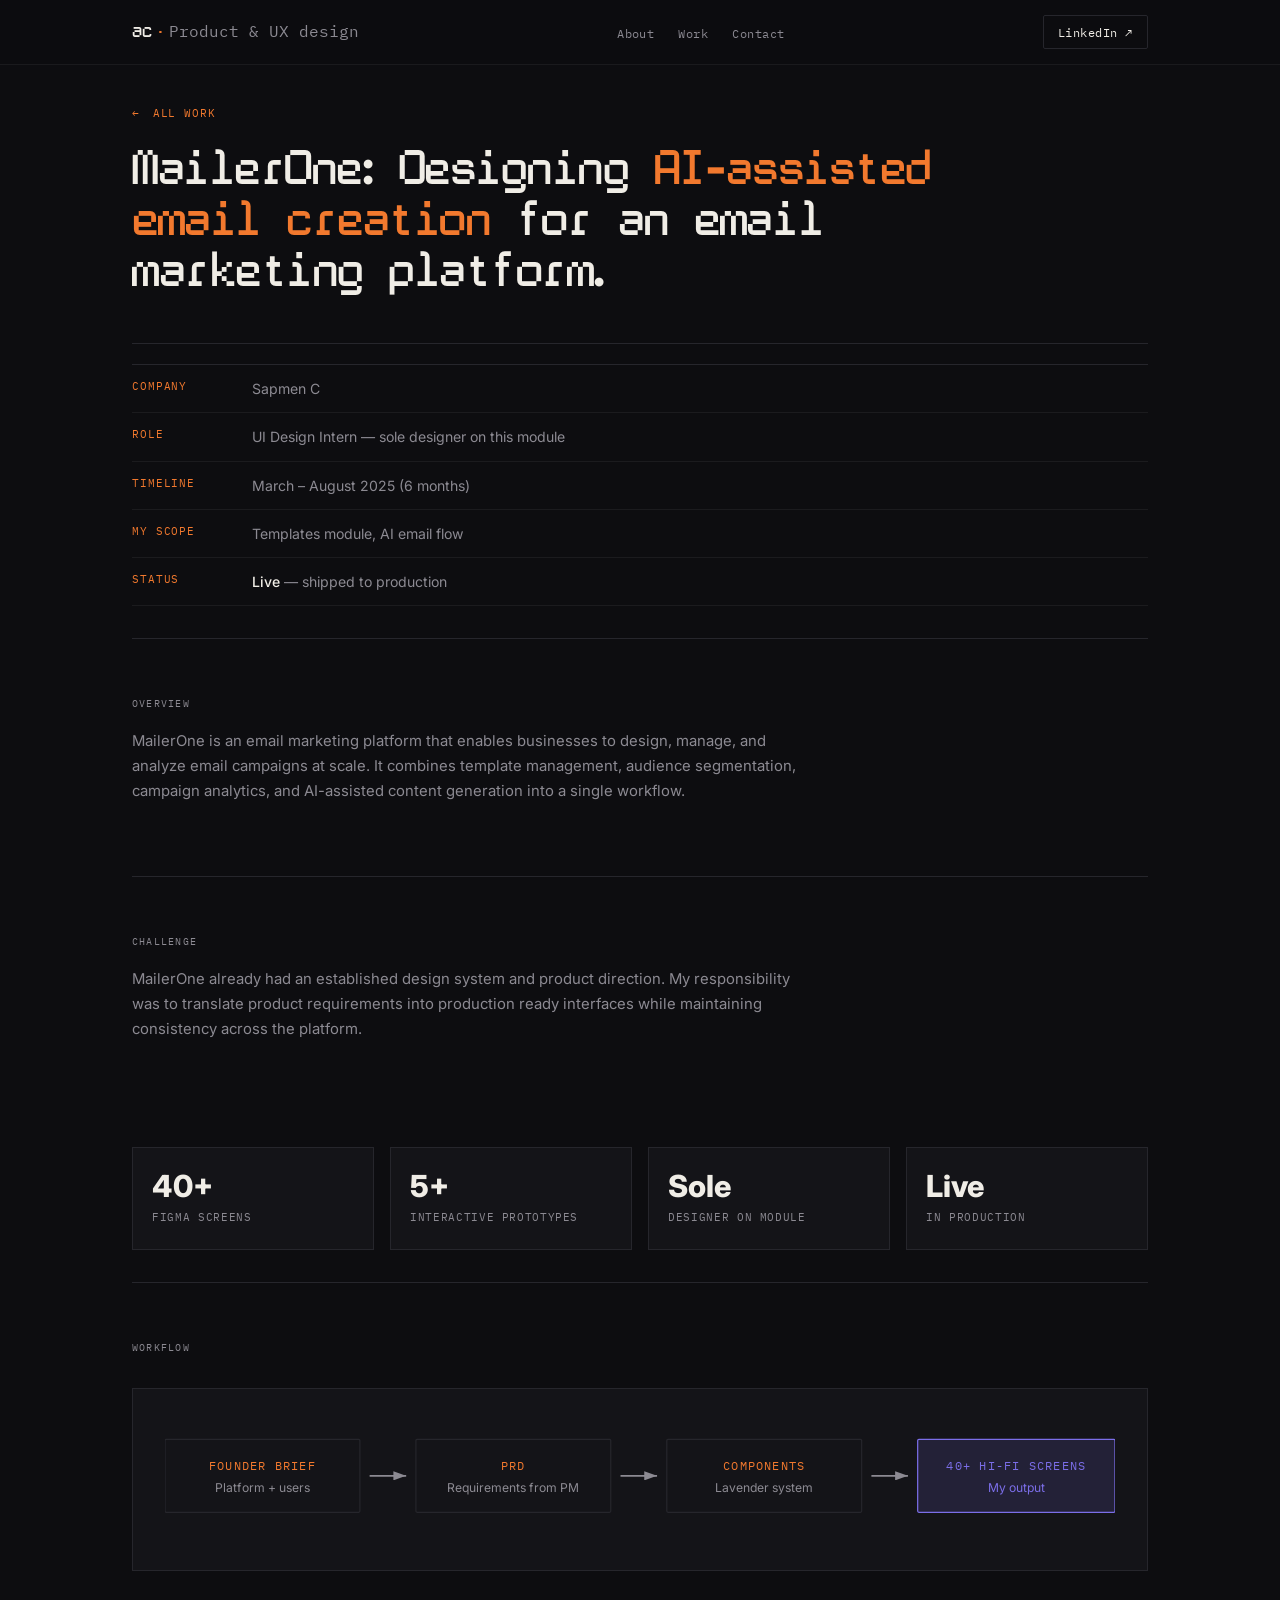
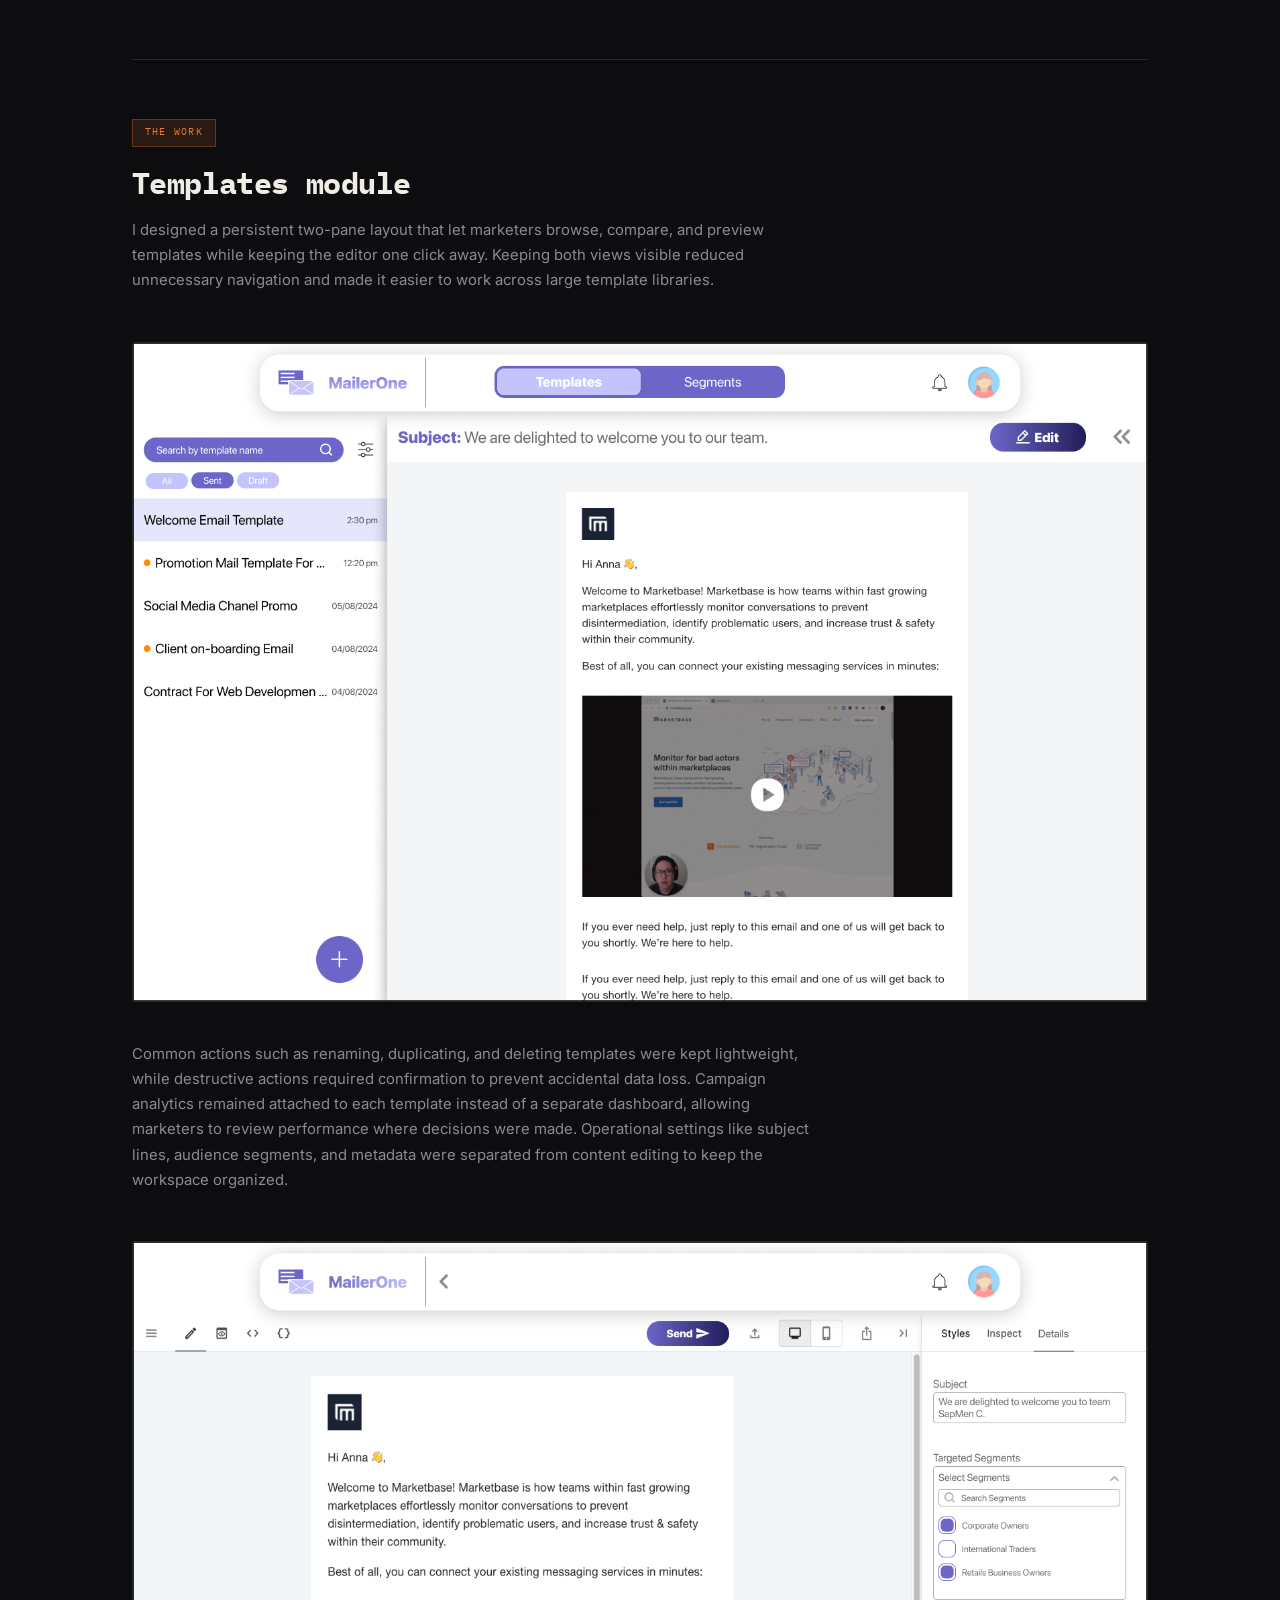
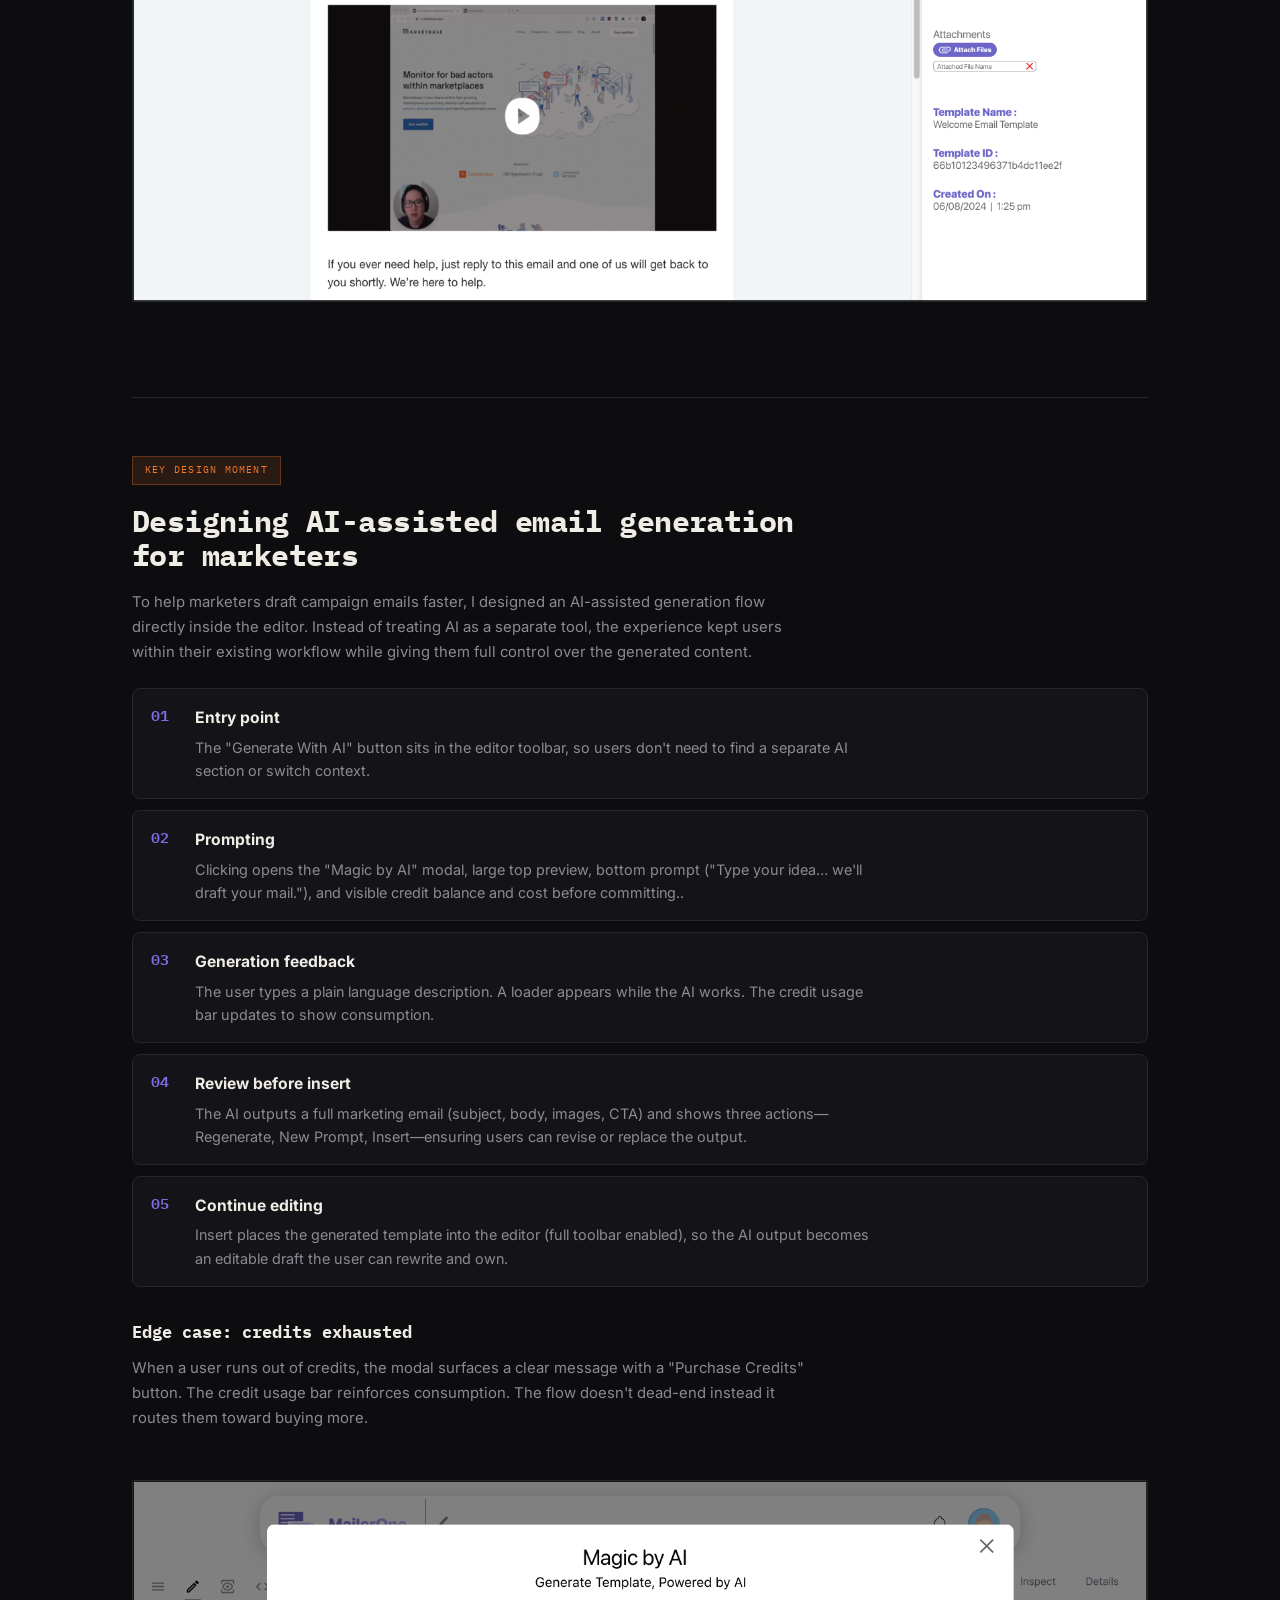
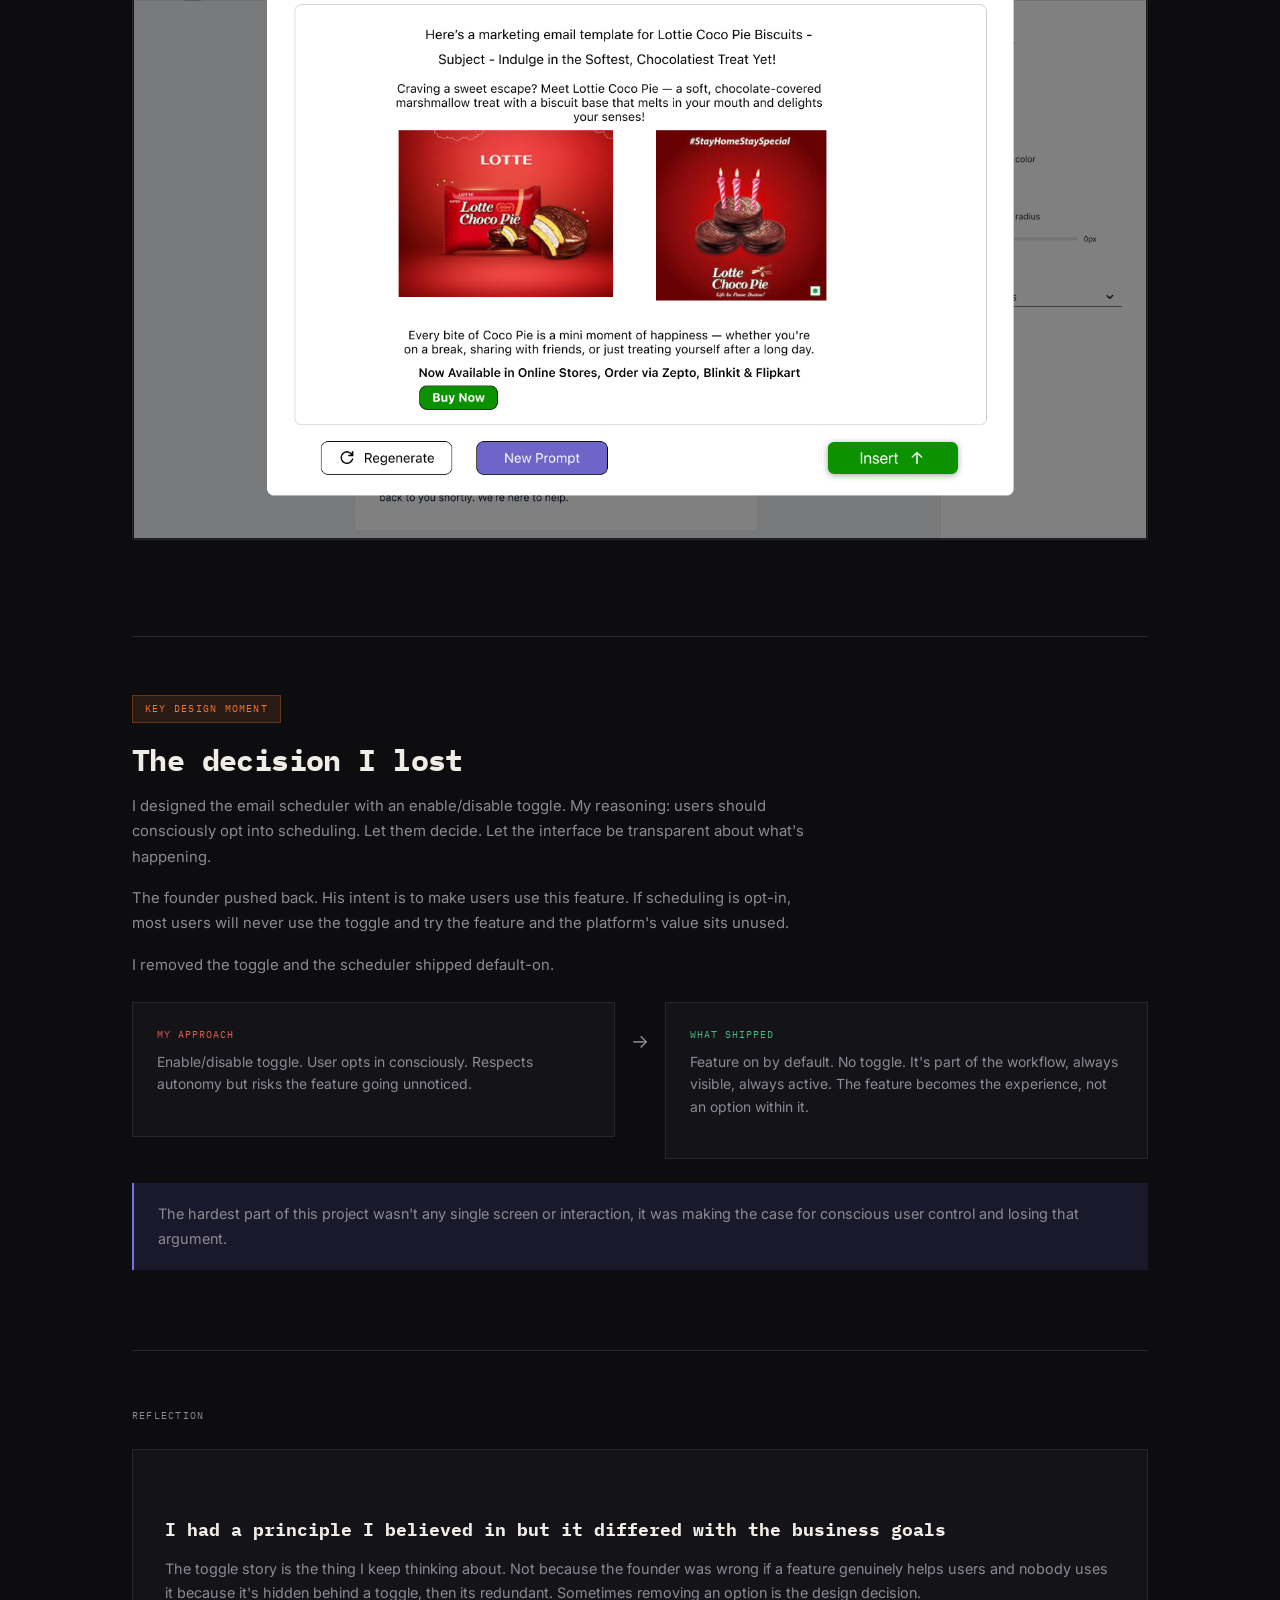
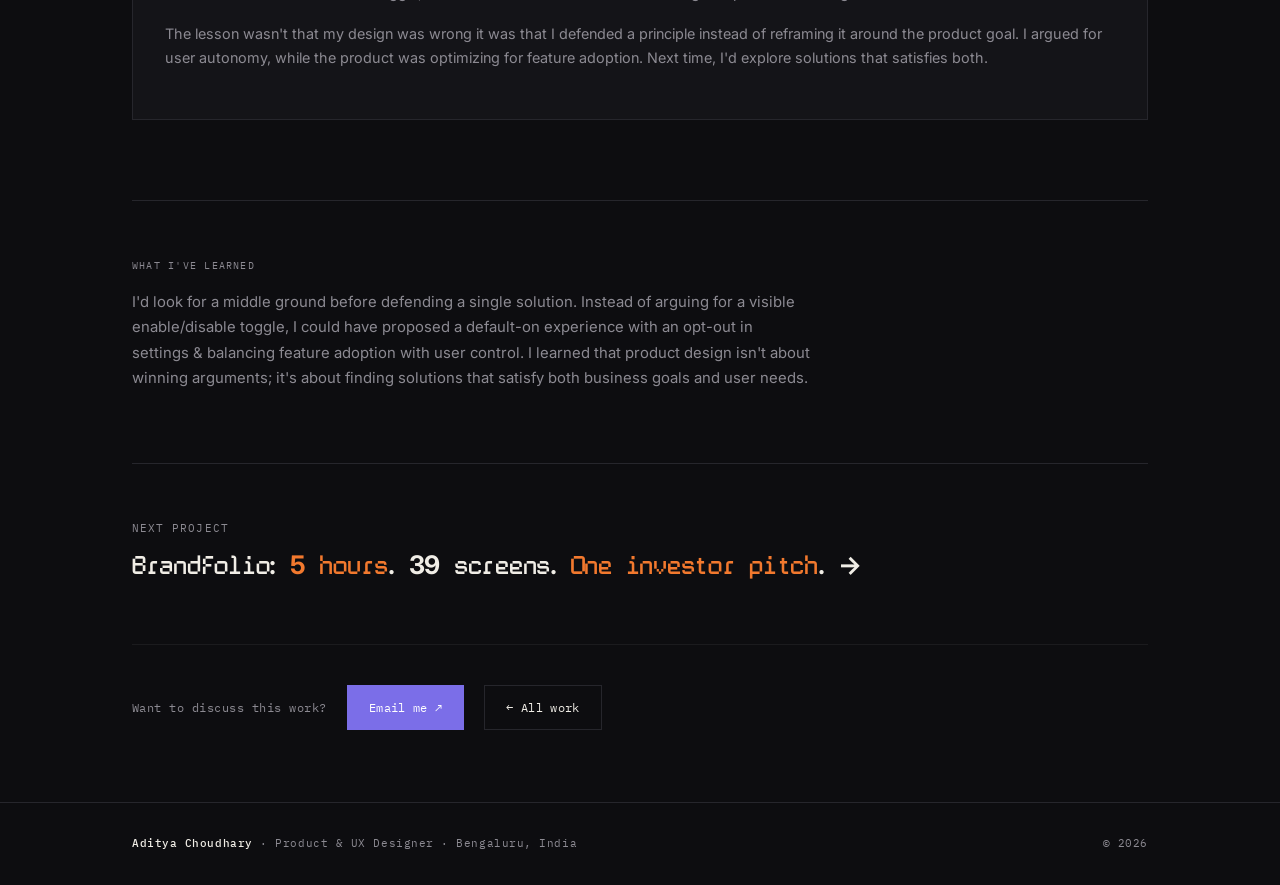
<file: mailerone.html>
<!DOCTYPE html>
<html lang="en">
<head>
  <meta charset="UTF-8">
  <meta name="viewport" content="width=device-width, initial-scale=1.0">
  <title>MailerOne — Aditya Choudhary</title>
  <link rel="stylesheet" href="cs-styles.css">
</head>
<body>

<nav>
  <div class="nav-in">
    <a href="index.html" class="nav-logo">
      <span class="logo-ac">ac</span><span class="logo-sep">·</span><span class="logo-txt">Product &amp; UX design</span>
    </a>
    <ul class="nav-links">
      <li><a href="index.html#about">About</a></li>
      <li><a href="index.html#work">Work</a></li>
      <li><a href="index.html#contact">Contact</a></li>
    </ul>
    <a href="https://www.linkedin.com/in/aditya-c-b2aa64253" target="_blank" rel="noopener" class="nav-cta">LinkedIn ↗</a>
  </div>
</nav>

<main>
  <div class="shell">

    <!-- HERO -->
    <section class="cs-hero rv">
      <p class="cs-breadcrumb"><a href="index.html">All work</a></p>
      <h1>MailerOne: Designing <em>AI-assisted email creation</em> for an email marketing platform.</h1>
    </section>

    <hr class="rule">

    <!-- META -->
    <table class="role-table rv">
      <tr><td>Company</td><td>Sapmen C</td></tr>
      <tr><td>Role</td><td>UI Design Intern — sole designer on this module</td></tr>
      <tr><td>Timeline</td><td>March – August 2025 (6 months)</td></tr>
      <tr><td>My scope</td><td>Templates module, AI email flow</td></tr>
      <tr><td>Status</td><td><b>Live</b> — shipped to production</td></tr>
    </table>

    <!-- OVERVIEW -->
    <section class="cs-section rv">
      <p class="section-label">Overview</p>
      <p>MailerOne is an email marketing platform that enables businesses to design, manage, and analyze email campaigns at scale. It combines template management, audience segmentation, campaign analytics, and AI-assisted content generation into a single workflow.</p>
    </section>

    <!-- CHALLENGE -->
    <section class="cs-section rv">
      <p class="section-label">Challenge</p>
      <p>MailerOne already had an established design system and product direction. My responsibility was to translate product requirements into production ready interfaces while maintaining consistency across the platform.</p>
    </section>

    <!-- STATS -->
    <div class="stats-row rv">
      <div class="stat-card"><div class="num">40+</div><div class="label">Figma screens</div></div>
      <div class="stat-card"><div class="num">5+</div><div class="label">Interactive prototypes</div></div>
      <div class="stat-card"><div class="num">Sole</div><div class="label">Designer on module</div></div>
      <div class="stat-card"><div class="num">Live</div><div class="label">In production</div></div>
    </div>

    <!-- WORKFLOW -->
    <section class="cs-section rv">
      <p class="section-label">Workflow</p>
      <div class="flow-diagram">
        <svg viewBox="0 0 780 90" xmlns="http://www.w3.org/2000/svg" style="width:100%;height:auto;">
          <defs>
            <marker id="a1" markerWidth="7" markerHeight="5" refX="7" refY="2.5" orient="auto">
              <path d="M0,0 L7,2.5 L0,5" fill="#8C8A92"/>
            </marker>
          </defs>
          <rect x="0" y="15" width="160" height="60" rx="1" fill="#141418" stroke="#26262C"/>
          <text x="80" y="40" text-anchor="middle" font-family="IBM Plex Mono,monospace" font-size="9.5" fill="#F2792E" letter-spacing="1">FOUNDER BRIEF</text>
          <text x="80" y="58" text-anchor="middle" font-family="Inter,sans-serif" font-size="10" fill="#8C8A92">Platform + users</text>
          <line x1="168" y1="45" x2="198" y2="45" stroke="#8C8A92" stroke-width="1.5" marker-end="url(#a1)"/>
          <rect x="206" y="15" width="160" height="60" rx="1" fill="#141418" stroke="#26262C"/>
          <text x="286" y="40" text-anchor="middle" font-family="IBM Plex Mono,monospace" font-size="9.5" fill="#F2792E" letter-spacing="1">PRD</text>
          <text x="286" y="58" text-anchor="middle" font-family="Inter,sans-serif" font-size="10" fill="#8C8A92">Requirements from PM</text>
          <line x1="374" y1="45" x2="404" y2="45" stroke="#8C8A92" stroke-width="1.5" marker-end="url(#a1)"/>
          <rect x="412" y="15" width="160" height="60" rx="1" fill="#141418" stroke="#26262C"/>
          <text x="492" y="40" text-anchor="middle" font-family="IBM Plex Mono,monospace" font-size="9.5" fill="#F2792E" letter-spacing="1">COMPONENTS</text>
          <text x="492" y="58" text-anchor="middle" font-family="Inter,sans-serif" font-size="10" fill="#8C8A92">Lavender system</text>
          <line x1="580" y1="45" x2="610" y2="45" stroke="#8C8A92" stroke-width="1.5" marker-end="url(#a1)"/>
          <rect x="618" y="15" width="162" height="60" rx="1" fill="rgba(123,110,232,.15)" stroke="#7B6EE8"/>
          <text x="699" y="40" text-anchor="middle" font-family="IBM Plex Mono,monospace" font-size="9.5" fill="#7B6EE8" letter-spacing="1">40+ HI-FI SCREENS</text>
          <text x="699" y="58" text-anchor="middle" font-family="Inter,sans-serif" font-size="10" fill="#7B6EE8">My output</text>
        </svg>
      </div>
    </section>

    <!-- TEMPLATES MODULE -->
    <section class="cs-section rv">
      <span class="moment-label">The work</span>
      <h2>Templates module</h2>
      <p>I designed a persistent two-pane layout that let marketers browse, compare, and preview templates while keeping the editor one click away. Keeping both views visible reduced unnecessary navigation and made it easier to work across large template libraries.</p>

      <img src="images/mailerone/templates-view.png" alt="Templates list-detail layout — scrollable template list with status indicators and a full email preview" class="cs-img-full rv">

      <p>Common actions such as renaming, duplicating, and deleting templates were kept lightweight, while destructive actions required confirmation to prevent accidental data loss. Campaign analytics remained attached to each template instead of a separate dashboard, allowing marketers to review performance where decisions were made. Operational settings like subject lines, audience segments, and metadata were separated from content editing to keep the workspace organized.</p>

      <img src="images/mailerone/templates-edit-details.png" alt="Email editor — toolbar with mode tabs and device preview, plus the Details panel for subject, segments, and attachments" class="cs-img-full rv">
    </section>

    <!-- AI GENERATION -->
    <section class="cs-section rv">
      <span class="moment-label">Key design moment</span>
      <h2>Designing AI-assisted email generation for marketers</h2>
      <p>To help marketers draft campaign emails faster, I designed an AI-assisted generation flow directly inside the editor. Instead of treating AI as a separate tool, the experience kept users within their existing workflow while giving them full control over the generated content.</p>

      <div class="step-list">
        <div class="step-row"><span class="s-num">01</span><div><h4>Entry point</h4><p>The "Generate With AI" button sits in the editor toolbar, so users don't need to find a separate AI section or switch context.</p></div></div>
        <div class="step-row"><span class="s-num">02</span><div><h4>Prompting</h4><p>Clicking opens the "Magic by AI" modal, large top preview, bottom prompt ("Type your idea… we'll draft your mail."), and visible credit balance and cost before committing..</p></div></div>
        <div class="step-row"><span class="s-num">03</span><div><h4>Generation feedback</h4><p>The user types a plain language description. A loader appears while the AI works. The credit usage bar updates to show consumption.</p></div></div>
        <div class="step-row"><span class="s-num">04</span><div><h4>Review before insert</h4><p>The AI outputs a full marketing email (subject, body, images, CTA) and shows three actions—Regenerate, New Prompt, Insert—ensuring users can revise or replace the output.</p></div></div>
        <div class="step-row"><span class="s-num">05</span><div><h4>Continue editing</h4><p>Insert places the generated template into the editor (full toolbar enabled), so the AI output becomes an editable draft the user can rewrite and own.</p></div></div>
      </div>

      <h3>Edge case: credits exhausted</h3>
      <p>When a user runs out of credits, the modal surfaces a clear message with a "Purchase Credits" button. The credit usage bar reinforces consumption. The flow doesn't dead-end instead it routes them toward buying more.</p>

      <img src="images/mailerone/ai-result.png" alt="Magic by AI modal — a generated marketing email with Regenerate, New Prompt, and Insert actions" class="cs-img-full rv">
    </section>

    <!-- DECISION I LOST TWICE -->
    <section class="cs-section rv">
      <span class="moment-label">Key design moment</span>
      <h2>The decision I lost </h2>

      <p>I designed the email scheduler with an enable/disable toggle. My reasoning: users should consciously opt into scheduling. Let them decide. Let the interface be transparent about what's happening.</p>
      <p>The founder pushed back. His intent is to make users use this feature. If scheduling is opt-in, most users will never use the toggle and try the feature and the platform's value sits unused.</p>
      <p>I removed the toggle and the scheduler shipped default-on.</p>

      <div class="before-after">
        <div class="ba-card before">
          <div class="ba-label">My approach </div>
          <p>Enable/disable toggle. User opts in consciously. Respects autonomy but risks the feature going unnoticed.</p>
        </div>
        <div class="ba-arrow">→</div>
        <div class="ba-card after">
          <div class="ba-label">What shipped </div>
          <p>Feature on by default. No toggle. It's part of the workflow, always visible, always active. The feature becomes the experience, not an option within it.</p>
        </div>
      </div>

      <div class="callout">
        <p>The hardest part of this project wasn't any single screen or interaction, it was making the case for conscious user control and losing that argument.</p>
      </div>
    </section>

    <!-- REFLECTION -->
    <section class="cs-section rv">
      <p class="section-label">Reflection</p>
      <div class="reflection-box">
        <h3>I had a principle I believed in but it differed with the business goals</h3>
        <p>The toggle story is the thing I keep thinking about. Not because the founder was wrong if a feature genuinely helps users and nobody uses it because it's hidden behind a toggle, then its redundant. Sometimes removing an option is the design decision.</p>
        <p style="margin-top:.9rem">The lesson wasn't that my design was wrong it was that I defended a principle instead of reframing it around the product goal. I argued for user autonomy, while the product was optimizing for feature adoption. Next time, I'd explore solutions that satisfies both.</p>
      </div>
    </section>

    <!-- WHAT I'VE LEARNED -->
    <section class="cs-section rv">
      <p class="section-label">What I've learned</p>
      <p>I'd look for a middle ground before defending a single solution. Instead of arguing for a visible enable/disable toggle, I could have proposed a default-on experience with an opt-out in settings & balancing feature adoption with user control. I learned that product design isn't about winning arguments; it's about finding solutions that satisfy both business goals and user needs.</p>
    </section>

    <div class="next-project rv">
      <p class="np-label">Next project</p>
      <a href="brandfolio.html">BrandFolio: <em>5 hours</em>. 39 screens. <em>One investor pitch</em>. →</a>
    </div>

    <div class="closing-cta rv">
      <p>Want to discuss this work?</p>
      <a href="mailto:adityajsr786@gmail.com" class="btn-p">Email me ↗</a>
      <a href="index.html" class="btn-g">← All work</a>
    </div>

  </div>
</main>

<footer>
  <div class="ft-in shell">
    <span><b>Aditya Choudhary</b> · Product &amp; UX Designer · Bengaluru, India</span>
    <span>© 2026</span>
  </div>
</footer>

<script>
  const obs = new IntersectionObserver(e => e.forEach(x => x.isIntersecting && x.target.classList.add('in')), {threshold:.12});
  document.querySelectorAll('.rv').forEach(el => obs.observe(el));
</script>
</body>
</html>
</file>
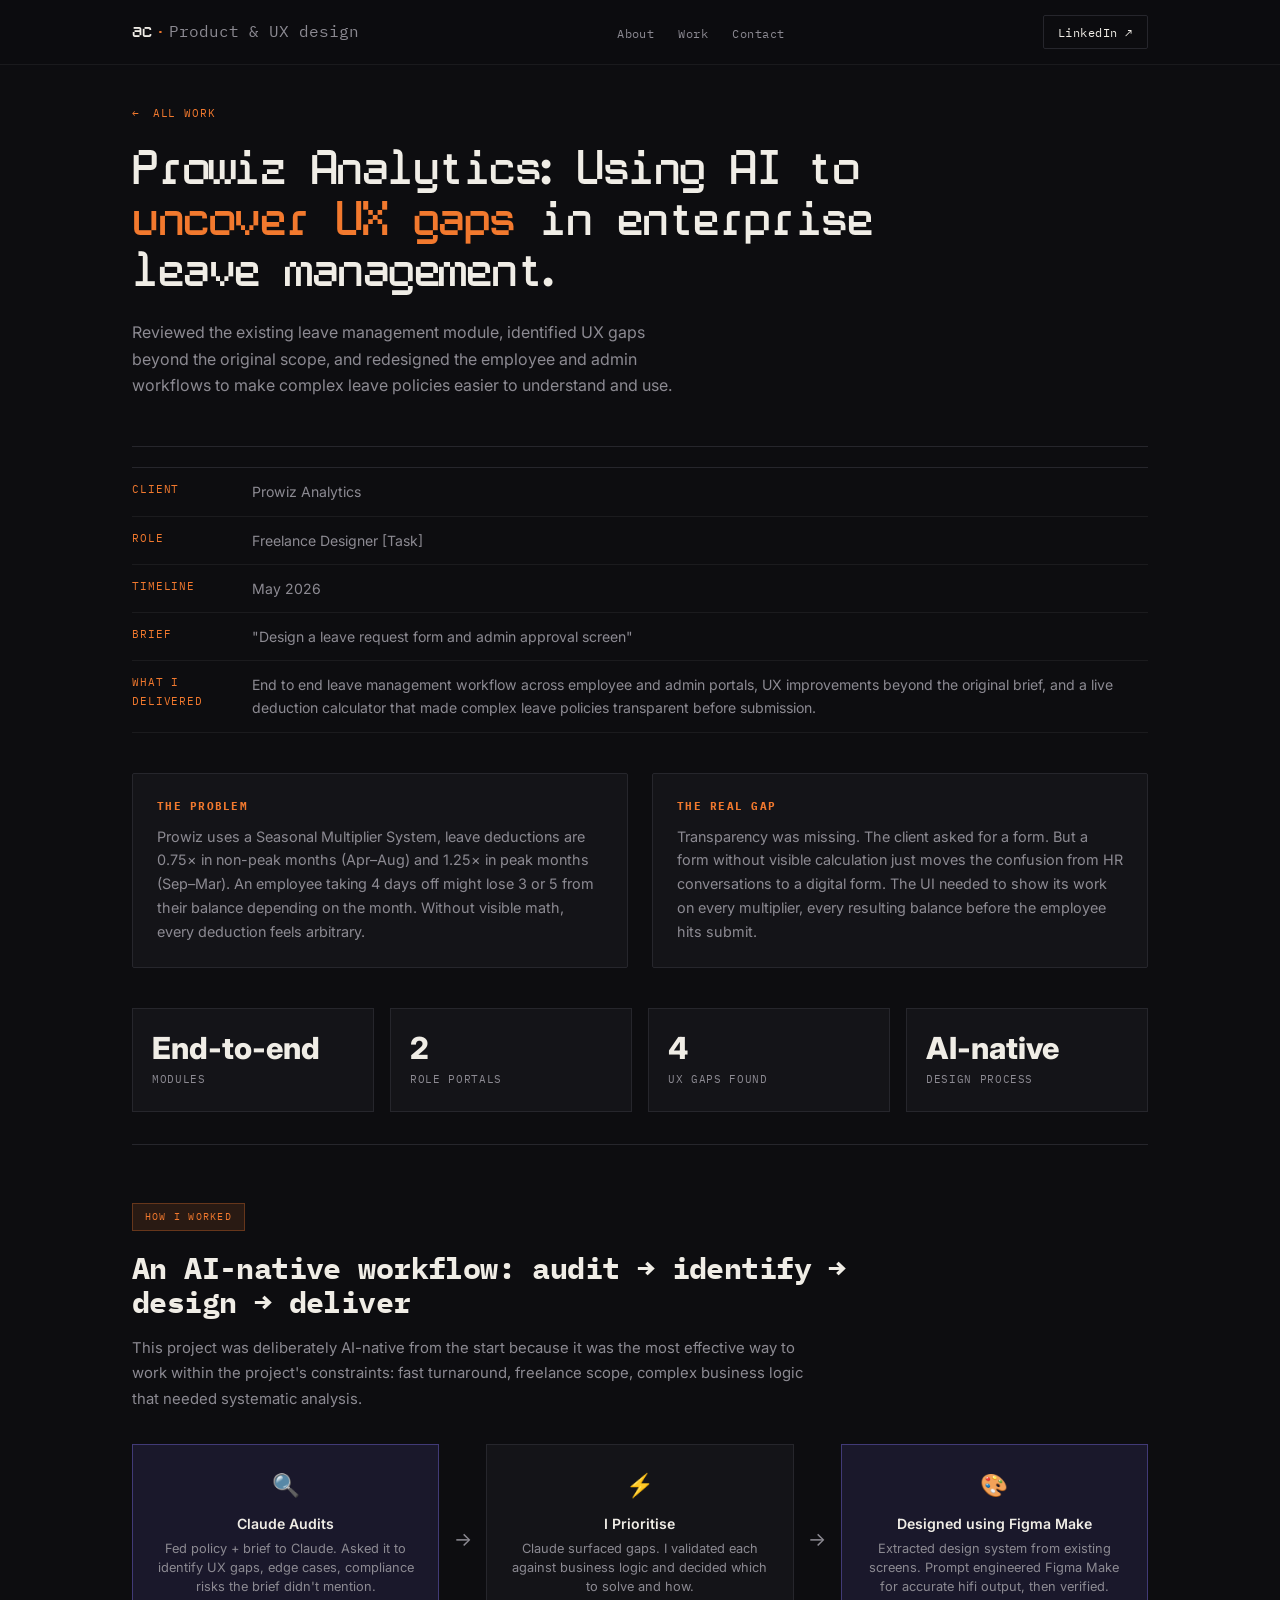
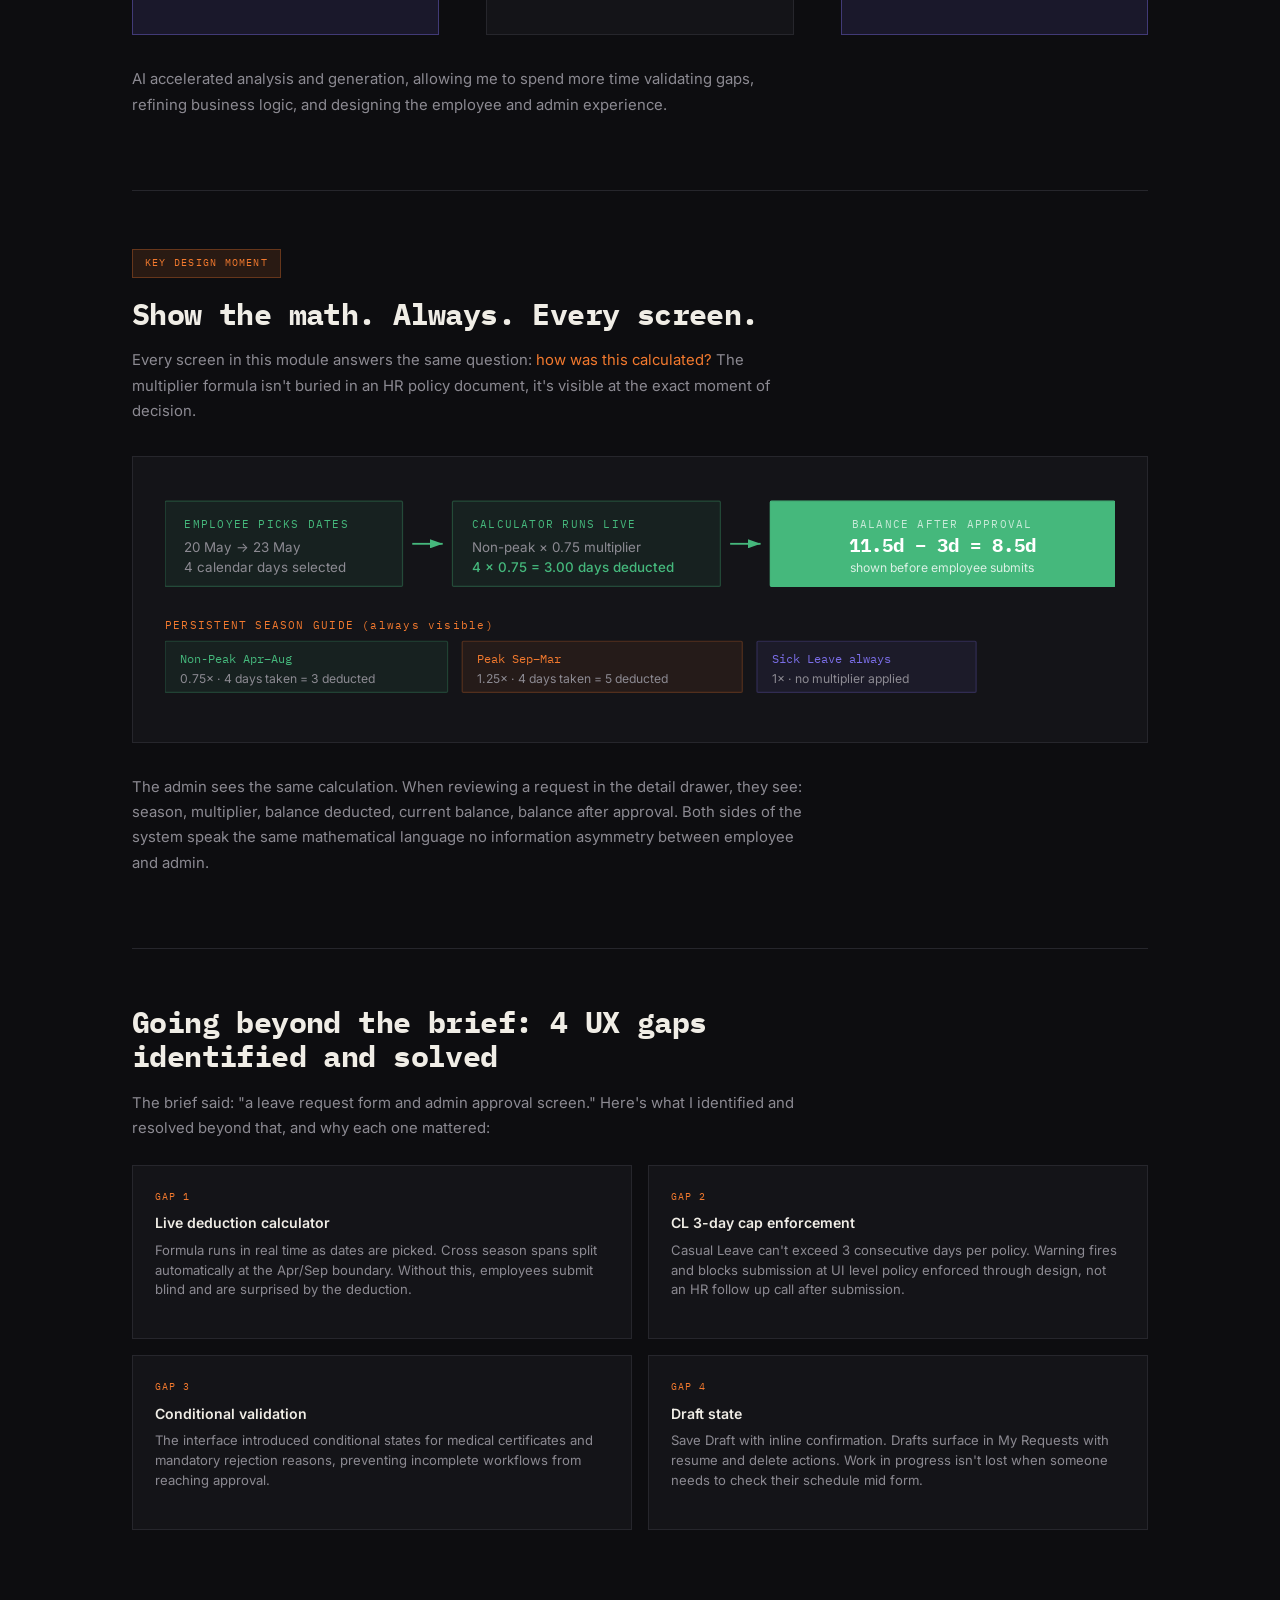
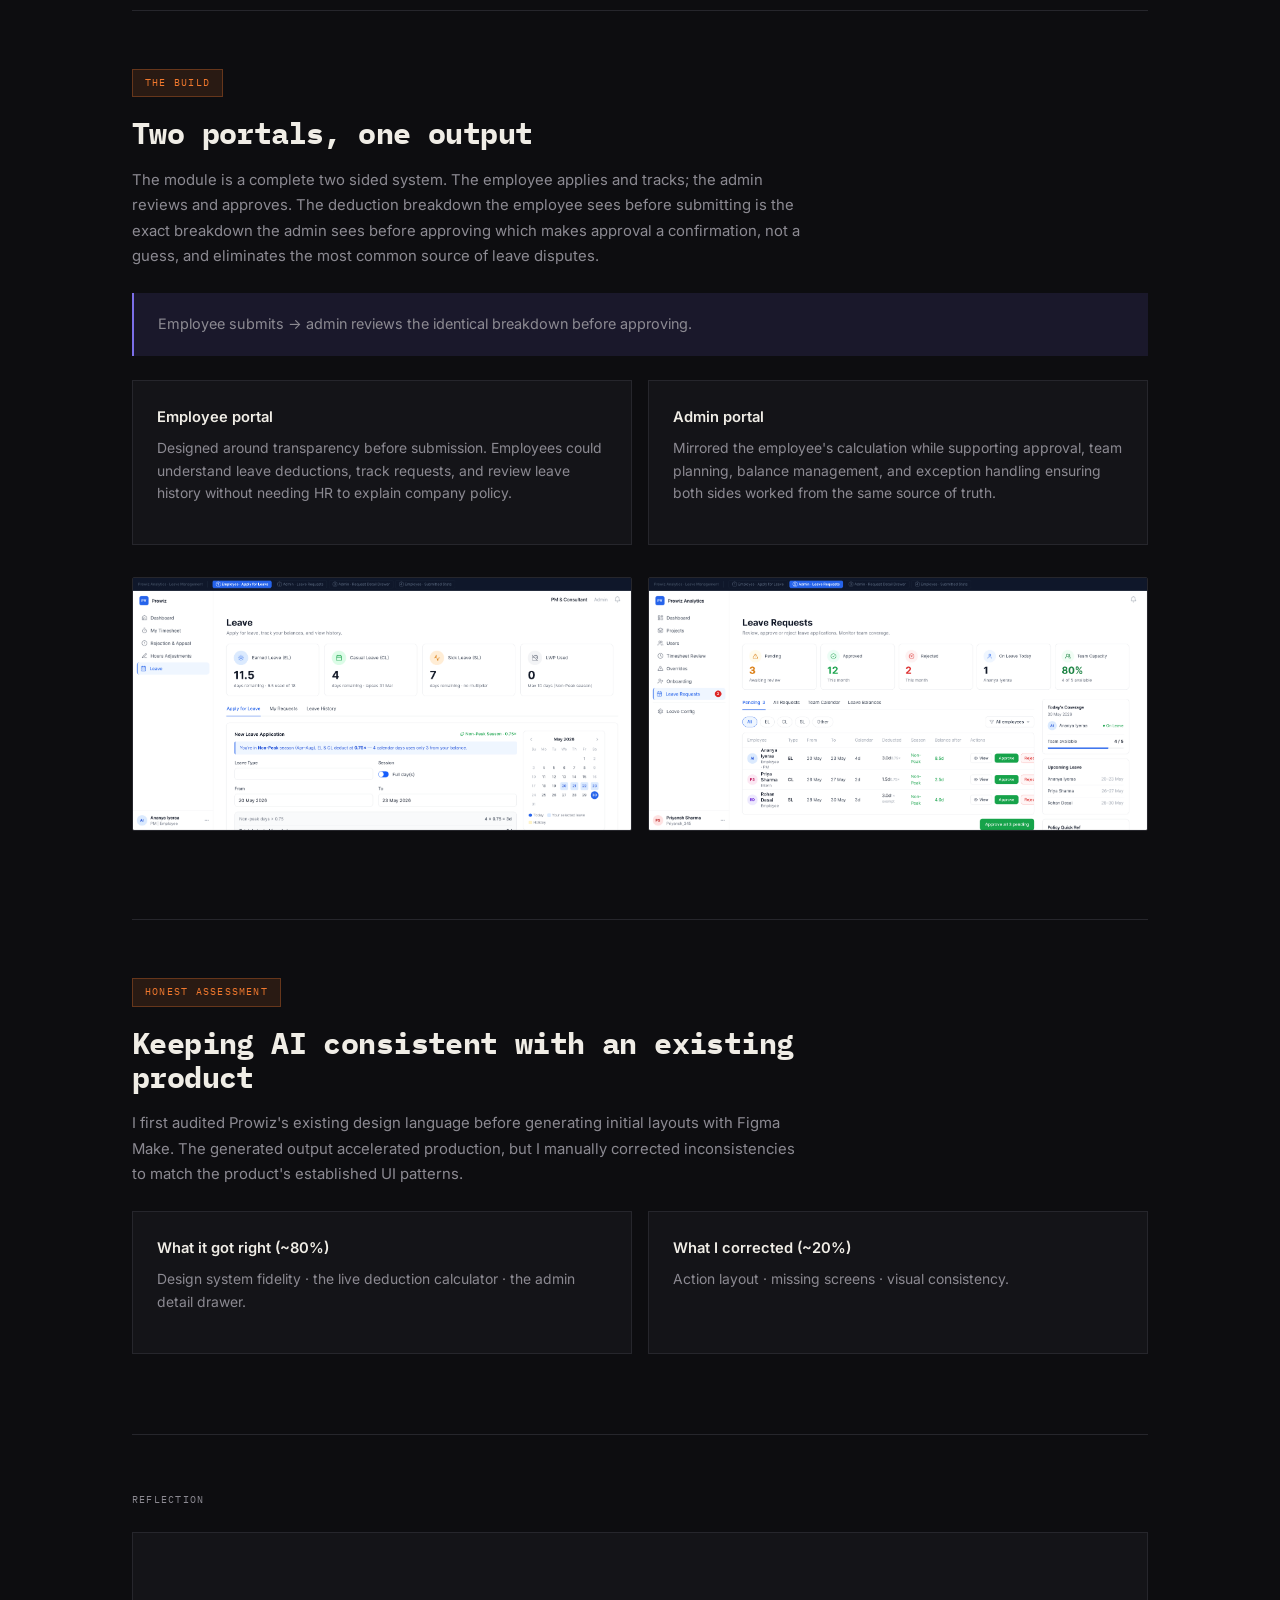
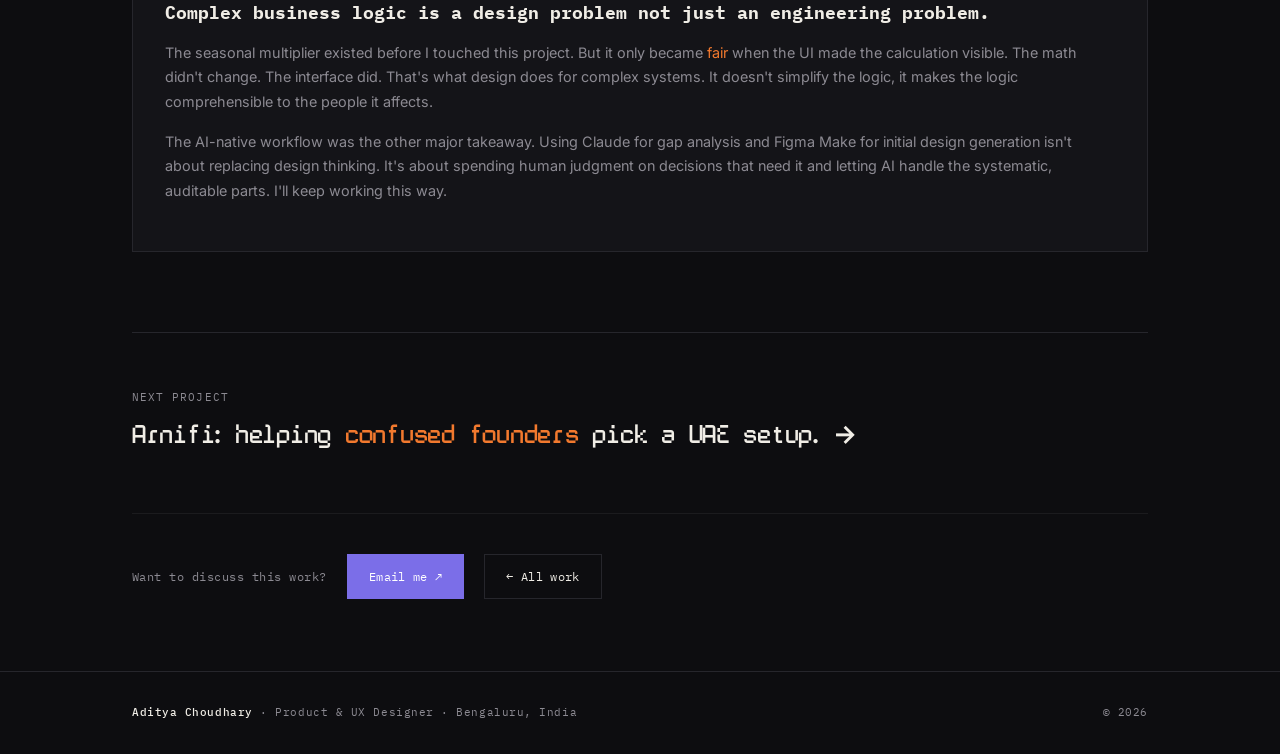
<file: prowiz.html>
<!DOCTYPE html>
<html lang="en">
<head>
  <meta charset="UTF-8">
  <meta name="viewport" content="width=device-width, initial-scale=1.0">
  <title>Prowiz Analytics — Aditya Choudhary</title>
  <link rel="stylesheet" href="cs-styles.css">
</head>
<body>

<nav>
  <div class="nav-in">
    <a href="index.html" class="nav-logo">
      <span class="logo-ac">ac</span><span class="logo-sep">·</span><span class="logo-txt">Product &amp; UX design</span>
    </a>
    <ul class="nav-links">
      <li><a href="index.html#about">About</a></li>
      <li><a href="index.html#work">Work</a></li>
      <li><a href="index.html#contact">Contact</a></li>
    </ul>
    <a href="https://www.linkedin.com/in/aditya-c-b2aa64253" target="_blank" rel="noopener" class="nav-cta">LinkedIn ↗</a>
  </div>
</nav>

<main>
  <div class="shell">

    <!-- HERO -->
    <section class="cs-hero rv">
      <p class="cs-breadcrumb"><a href="index.html">All work</a></p>
      <h1>Prowiz Analytics: Using AI to <em>uncover UX gaps</em> in enterprise leave management.</h1>
      <p class="cs-subtitle">Reviewed the existing leave management module, identified UX gaps beyond the original scope, and redesigned the employee and admin workflows to make complex leave policies easier to understand and use.</p>
    </section>

    <hr class="rule">

    <!-- META -->
    <table class="role-table rv">
      <tr><td>Client</td><td>Prowiz Analytics</td></tr>
      <tr><td>Role</td><td>Freelance  Designer [Task]</td></tr>
      <tr><td>Timeline</td><td>May 2026</td></tr>
      <tr><td>Brief</td><td>"Design a leave request form and admin approval screen"</td></tr>
      <tr><td>What I delivered</td><td>End to end leave management workflow across employee and admin portals, UX improvements beyond the original brief, and a live deduction calculator that made complex leave policies transparent before submission.</td></tr>
    </table>

    <!-- PROBLEM / REAL GAP -->
    <div class="opening-grid rv">
      <div class="opening-block">
        <h4>The problem</h4>
        <p>Prowiz uses a Seasonal Multiplier System, leave deductions are 0.75× in non-peak months (Apr–Aug) and 1.25× in peak months (Sep–Mar). An employee taking 4 days off might lose 3 or 5 from their balance depending on the month. Without visible math, every deduction feels arbitrary.</p>
      </div>
      <div class="opening-block">
        <h4>The real gap</h4>
        <p>Transparency was missing. The client asked for a form. But a form without visible calculation just moves the confusion from HR conversations to a digital form. The UI needed to show its work on every multiplier, every resulting balance before the employee hits submit.</p>
      </div>
    </div>

    <!-- STATS -->
    <div class="stats-row rv">
      <div class="stat-card"><div class="num">End-to-end</div><div class="label">Modules</div></div>
      <div class="stat-card"><div class="num">2</div><div class="label">Role portals</div></div>
      <div class="stat-card"><div class="num">4</div><div class="label">UX gaps found</div></div>
      <div class="stat-card"><div class="num">AI-native</div><div class="label">Design process</div></div>
    </div>

    <!-- AI WORKFLOW -->
    <section class="cs-section rv">
      <span class="moment-label">How I worked</span>
      <h2>An AI-native workflow: audit → identify → design → deliver</h2>
      <p>This project was deliberately AI-native from the start because it was the most effective way to work within the project's constraints: fast turnaround, freelance scope, complex business logic that needed systematic analysis.</p>

      <div class="ai-workflow">
        <div class="ai-step highlight">
          <div class="ai-icon">🔍</div>
          <h4>Claude Audits</h4>
          <p>Fed policy + brief to Claude. Asked it to identify UX gaps, edge cases, compliance risks the brief didn't mention.</p>
        </div>
        <div class="ai-arrow">→</div>
        <div class="ai-step">
          <div class="ai-icon">⚡</div>
          <h4>I Prioritise</h4>
          <p>Claude surfaced gaps. I validated each against business logic and decided which to solve and how.</p>
        </div>
        <div class="ai-arrow">→</div>
        <div class="ai-step highlight">
          <div class="ai-icon">🎨</div>
          <h4>Designed using Figma Make</h4>
          <p>Extracted design system from existing screens. Prompt engineered Figma Make for accurate hifi output, then verified.</p>
        </div>
      </div>

      <p>AI accelerated analysis and generation, allowing me to spend more time validating gaps, refining business logic, and designing the employee and admin experience.</p>
    </section>

    <!-- SHOW THE MATH -->
    <section class="cs-section rv">
      <span class="moment-label">Key design moment</span>
      <h2>Show the math. Always. Every screen.</h2>
      <p>Every screen in this module answers the same question: <em style="font-style:normal;color:var(--orng)">how was this calculated?</em> The multiplier formula isn't buried in an HR policy document, it's visible at the exact moment of decision.</p>

      <div class="flow-diagram">
        <svg viewBox="0 0 780 175" xmlns="http://www.w3.org/2000/svg" style="width:100%;height:auto;">
          <defs>
            <marker id="a4" markerWidth="7" markerHeight="5" refX="7" refY="2.5" orient="auto">
              <path d="M0,0 L7,2.5 L0,5" fill="#45B87C"/>
            </marker>
          </defs>
          <rect x="0" y="10" width="195" height="70" rx="1" fill="rgba(69,184,124,.08)" stroke="rgba(69,184,124,.3)"/>
          <text x="16" y="32" font-family="IBM Plex Mono,monospace" font-size="9" fill="#45B87C" letter-spacing="1">EMPLOYEE PICKS DATES</text>
          <text x="16" y="52" font-family="Inter,sans-serif" font-size="11" fill="#8C8A92">20 May → 23 May</text>
          <text x="16" y="68" font-family="Inter,sans-serif" font-size="11" fill="#8C8A92">4 calendar days selected</text>
          <line x1="203" y1="45" x2="228" y2="45" stroke="#45B87C" stroke-width="1.5" marker-end="url(#a4)"/>
          <rect x="236" y="10" width="220" height="70" rx="1" fill="rgba(69,184,124,.08)" stroke="rgba(69,184,124,.3)"/>
          <text x="252" y="32" font-family="IBM Plex Mono,monospace" font-size="9" fill="#45B87C" letter-spacing="1">CALCULATOR RUNS LIVE</text>
          <text x="252" y="52" font-family="Inter,sans-serif" font-size="11" fill="#8C8A92">Non-peak × 0.75 multiplier</text>
          <text x="252" y="68" font-family="Inter,sans-serif" font-size="11" fill="#45B87C" font-weight="500">4 × 0.75 = 3.00 days deducted</text>
          <line x1="464" y1="45" x2="489" y2="45" stroke="#45B87C" stroke-width="1.5" marker-end="url(#a4)"/>
          <rect x="497" y="10" width="283" height="70" rx="1" fill="#45B87C" stroke="#45B87C"/>
          <text x="638" y="32" text-anchor="middle" font-family="IBM Plex Mono,monospace" font-size="9" fill="rgba(255,255,255,.7)" letter-spacing="1">BALANCE AFTER APPROVAL</text>
          <text x="638" y="52" text-anchor="middle" font-family="IBM Plex Mono,monospace" font-size="16" font-weight="800" fill="#fff">11.5d − 3d = 8.5d</text>
          <text x="638" y="68" text-anchor="middle" font-family="Inter,sans-serif" font-size="10" fill="rgba(255,255,255,.8)">shown before employee submits</text>
          <!-- Season guide -->
          <text x="0" y="115" font-family="IBM Plex Mono,monospace" font-size="9" fill="#F2792E" letter-spacing="1">PERSISTENT SEASON GUIDE (always visible)</text>
          <rect x="0" y="125" width="232" height="42" rx="1" fill="rgba(69,184,124,.08)" stroke="rgba(69,184,124,.25)"/>
          <text x="12" y="143" font-family="IBM Plex Mono,monospace" font-size="9.5" fill="#45B87C">Non-Peak  Apr–Aug</text>
          <text x="12" y="159" font-family="Inter,sans-serif" font-size="10" fill="#8C8A92">0.75×  ·  4 days taken = 3 deducted</text>
          <rect x="244" y="125" width="230" height="42" rx="1" fill="rgba(242,121,46,.08)" stroke="rgba(242,121,46,.25)"/>
          <text x="256" y="143" font-family="IBM Plex Mono,monospace" font-size="9.5" fill="#F2792E">Peak  Sep–Mar</text>
          <text x="256" y="159" font-family="Inter,sans-serif" font-size="10" fill="#8C8A92">1.25×  ·  4 days taken = 5 deducted</text>
          <rect x="486" y="125" width="180" height="42" rx="1" fill="rgba(123,110,232,.08)" stroke="rgba(123,110,232,.25)"/>
          <text x="498" y="143" font-family="IBM Plex Mono,monospace" font-size="9.5" fill="#7B6EE8">Sick Leave  always</text>
          <text x="498" y="159" font-family="Inter,sans-serif" font-size="10" fill="#8C8A92">1×  ·  no multiplier applied</text>
        </svg>
      </div>

      <p>The admin sees the same calculation. When reviewing a request in the detail drawer, they see: season, multiplier, balance deducted, current balance, balance after approval. Both sides of the system speak the same mathematical language no information asymmetry between employee and admin.</p>
    </section>

    <!-- 4 UX GAPS -->
    <section class="cs-section rv">
      <h2>Going beyond the brief: 4 UX gaps identified and solved</h2>
      <p>The brief said: "a leave request form and admin approval screen." Here's what I identified and resolved beyond that, and why each one mattered:</p>

      <div class="gap-grid" style="grid-template-columns:1fr 1fr">
        <div class="gap-card">
          <div class="g-num">Gap 1</div>
          <h4>Live deduction calculator</h4>
          <p>Formula runs in real time as dates are picked. Cross season spans split automatically at the Apr/Sep boundary. Without this, employees submit blind and are surprised by the deduction.</p>
        </div>
        <div class="gap-card">
          <div class="g-num">Gap 2</div>
          <h4>CL 3-day cap enforcement</h4>
          <p>Casual Leave can't exceed 3 consecutive days per policy. Warning fires and blocks submission at UI level policy enforced through design, not an HR follow up call after submission.</p>
        </div>
        <div class="gap-card">
          <div class="g-num">Gap 3</div>
          <h4>Conditional validation</h4>
          <p>The interface introduced conditional states for medical certificates and mandatory rejection reasons, preventing incomplete workflows from reaching approval.</p>
        </div>
        <div class="gap-card">
          <div class="g-num">Gap 4</div>
          <h4>Draft state</h4>
          <p>Save Draft with inline confirmation. Drafts surface in My Requests with resume and delete actions. Work in progress isn't lost when someone needs to check their schedule mid form.</p>
        </div>
      </div>
    </section>

    <!-- TWO PORTALS -->
    <section class="cs-section rv">
      <span class="moment-label">The build</span>
      <h2>Two portals, one output</h2>
      <p>The module is a complete two sided system. The employee applies and tracks; the admin reviews and approves. The deduction breakdown the employee sees before submitting is the exact breakdown the admin sees before approving which makes approval a confirmation, not a guess, and eliminates the most common source of leave disputes.</p>

      <div class="callout">
        <p>Employee submits → admin reviews the identical breakdown before approving.</p>
      </div>

      <div class="two-col">
        <div class="col-card">
          <h4>Employee portal</h4>
          <p>Designed around transparency before submission. Employees could understand leave deductions, track requests, and review leave history without needing HR to explain company policy.</p>
        </div>
        <div class="col-card">
          <h4>Admin portal</h4>
          <p>Mirrored the employee's calculation while supporting approval, team planning, balance management, and exception handling ensuring both sides worked from the same source of truth.</p>
        </div>
      </div>

      <div class="cs-img-row rv">
        <img src="images/prowiz/employee-apply.png" alt="Employee portal — Apply for Leave with balance cards, season banner, and the live deduction calculator">
        <img src="images/prowiz/admin-requests.png" alt="Admin portal — Leave Requests queue with per-request deduction, season, balance-after, and inline approve/reject">
      </div>
    </section>

    <!-- HONEST ASSESSMENT -->
    <section class="cs-section rv">
      <span class="moment-label">Honest assessment</span>
      <h2>Keeping AI consistent with an existing product</h2>
      <p>I first audited Prowiz's existing design language before generating initial layouts with Figma Make. The generated output accelerated production, but I manually corrected inconsistencies to match the product's established UI patterns.</p>

      <div class="two-col">
        <div class="col-card">
          <h4>What it got right (~80%)</h4>
          <p>Design system fidelity · the live deduction calculator · the admin detail drawer.</p>
        </div>
        <div class="col-card">
          <h4>What I corrected (~20%)</h4>
          <p>Action layout · missing screens · visual consistency.</p>
        </div>
      </div>
    </section>

    <!-- REFLECTION -->
    <section class="cs-section rv">
      <p class="section-label">Reflection</p>
      <div class="reflection-box">
        <h3>Complex business logic is a design problem not just an engineering problem.</h3>
        <p>The seasonal multiplier existed before I touched this project. But it only became <em style="font-style:normal;color:var(--orng)">fair</em> when the UI made the calculation visible. The math didn't change. The interface did. That's what design does for complex systems. It doesn't simplify the logic, it makes the logic comprehensible to the people it affects.</p>
        <p style="margin-top:.9rem">The AI-native workflow was the other major takeaway. Using Claude for gap analysis and Figma Make for initial design generation isn't about replacing design thinking. It's about spending human judgment on decisions that need it and letting AI handle the systematic, auditable parts. I'll keep working this way.</p>
      </div>
    </section>

    <div class="next-project rv">
      <p class="np-label">Next project</p>
      <a href="arnifi.html">Arnifi: helping <em>confused founders</em> pick a UAE setup. →</a>
    </div>

    <div class="closing-cta rv">
      <p>Want to discuss this work?</p>
      <a href="mailto:adityajsr786@gmail.com" class="btn-p">Email me ↗</a>
      <a href="index.html" class="btn-g">← All work</a>
    </div>

  </div>
</main>

<footer>
  <div class="ft-in shell">
    <span><b>Aditya Choudhary</b> · Product &amp; UX Designer · Bengaluru, India</span>
    <span>© 2026</span>
  </div>
</footer>

<script>
  const obs = new IntersectionObserver(e => e.forEach(x => x.isIntersecting && x.target.classList.add('in')), {threshold:.12});
  document.querySelectorAll('.rv').forEach(el => obs.observe(el));
</script>
</body>
</html>
</file>
<file: cs-styles.css>
/* ============================================
   Case Study Pages — Dark Design System
   Matches portfolio.html exactly
   ============================================ */

@import url('https://fonts.googleapis.com/css2?family=IBM+Plex+Mono:wght@400;500&family=Inter:wght@400;500&display=swap');

*,*::before,*::after{box-sizing:border-box;margin:0;padding:0}

:root{
  --bg:#0D0D10;
  --bg2:#141418;
  --line:#26262C;
  --line-soft:rgba(255,255,255,.06);
  --ink:#F0EDE6;
  --dim:#8C8A92;
  --ind:#7B6EE8;
  --ind-dim:rgba(123,110,232,.12);
  --orng:#F2792E;
  --orng-dim:rgba(242,121,46,.12);
}

@font-face{
  font-family:'Caleb Mono';
  src:url('[data-uri]') format('opentype');
  font-weight:100 900;font-style:normal;
}

html{scroll-behavior:smooth}
body{
  background:var(--bg);color:var(--ink);
  font-family:'Inter',sans-serif;font-size:16px;line-height:1.65;
  -webkit-font-smoothing:antialiased;overflow-x:hidden;
}

/* ── NAV ── */
nav{
  position:fixed;top:0;left:0;right:0;z-index:100;
  background:rgba(13,13,16,.9);backdrop-filter:blur(14px);-webkit-backdrop-filter:blur(14px);
  border-bottom:1px solid var(--line-soft);
}
.nav-in{
  max-width:1080px;margin:0 auto;padding:.95rem 2rem;
  display:flex;align-items:center;justify-content:space-between;
}
.nav-logo{
  display:flex;align-items:baseline;gap:.18em;
  color:var(--ink);text-decoration:none;
}
.logo-ac{
  font-family:'Caleb Mono','IBM Plex Mono',monospace;font-weight:600;font-size:1.15rem;
  letter-spacing:.005em;font-style:normal;display:inline-block;
}
.logo-sep{color:var(--orng);font-family:'IBM Plex Mono',monospace;font-size:1.1rem;}
.logo-txt{
  font-family:'IBM Plex Mono',monospace;font-weight:400;font-size:1rem;
  color:var(--dim);
}
.nav-links{display:flex;gap:1.5rem;list-style:none}
.nav-links a{
  font-family:'IBM Plex Mono',monospace;font-size:.72rem;letter-spacing:.04em;
  color:var(--dim);text-decoration:none;transition:color .2s;
}
.nav-links a:hover{color:var(--ink)}
.nav-cta{
  font-family:'IBM Plex Mono',monospace;font-size:.72rem;letter-spacing:.04em;
  padding:.4rem .9rem;border:1px solid var(--line);border-radius:2px;
  color:var(--ink);text-decoration:none;white-space:nowrap;transition:.2s;
}
.nav-cta:hover{border-color:var(--ind);background:var(--ind-dim)}

/* ── SHELL ── */
.shell{max-width:1080px;margin:0 auto;padding:0 2rem}
.rule{border:none;border-top:1px solid var(--line)}
a{color:inherit}

/* ── CS HERO ── */
main{padding-top:3.5rem}
.cs-hero{padding-block:3rem 1.5rem}
.cs-breadcrumb{
  font-family:'IBM Plex Mono',monospace;font-size:.7rem;letter-spacing:.08em;
  color:var(--orng);text-transform:uppercase;margin-bottom:1.5rem;
  display:flex;align-items:center;gap:.6rem;
}
.cs-breadcrumb a{color:var(--orng);text-decoration:none;transition:opacity .2s}
.cs-breadcrumb a:hover{opacity:.7}
.cs-breadcrumb::before{content:"←";margin-right:.2rem}
.cs-hero h1{
  font-family:'Caleb Mono','Inter',sans-serif;
  font-size:clamp(1.85rem,4.6vw,3rem);
  font-weight:800;line-height:1.06;letter-spacing:-.01em;
  color:var(--ink);margin-bottom:1.25rem;max-width:820px;
}
.cs-hero h1 em{font-style:normal;color:var(--orng)}
.cs-subtitle{
  font-size:1rem;color:var(--dim);
  line-height:1.65;max-width:560px;margin-bottom:1.5rem;
}
.cs-subtitle b,.cs-subtitle strong{color:var(--ink);font-weight:500}

/* ── ROLE TABLE ── */
.role-table{
  width:100%;border-collapse:collapse;
  margin:1.25rem 0 2rem;border-top:1px solid var(--line);
}
.role-table td{
  padding:.75rem 0;font-size:.88rem;
  color:var(--dim);border-bottom:1px solid var(--line-soft);
  vertical-align:top;
}
.role-table td:first-child{
  font-family:'IBM Plex Mono',monospace;font-size:.7rem;
  letter-spacing:.08em;text-transform:uppercase;
  color:var(--orng);width:120px;padding-right:1rem;
}
.role-table b{color:var(--ink);font-weight:500}

/* ── OPENING GRID ── */
.opening-grid{
  display:grid;grid-template-columns:1fr 1fr;
  gap:1.5rem;margin:2.5rem 0;
}
.opening-block{
  padding:1.5rem;border:1px solid var(--line);
  background:var(--bg2);border-radius:2px;
}
.opening-block h4{
  font-family:'IBM Plex Mono',monospace;font-size:.66rem;
  letter-spacing:.12em;text-transform:uppercase;
  color:var(--orng);margin-bottom:.6rem;
}
.opening-block p{font-size:.9rem;color:var(--dim);line-height:1.65}

/* ── STATS ROW ── */
.stats-row{
  display:grid;grid-template-columns:repeat(4,1fr);
  gap:1rem;margin:2rem 0;
}
.stat-card{
  padding:1.4rem 1.2rem;border:1px solid var(--line);
  background:var(--bg2);
}
.stat-card .num{
  font-family:'Inter',sans-serif;
  font-size:1.9rem;font-weight:800;line-height:1.1;
  color:var(--ink);
}
.stat-card .label{
  font-family:'IBM Plex Mono',monospace;
  font-size:.66rem;letter-spacing:.06em;text-transform:uppercase;
  color:var(--dim);margin-top:.35rem;
}

/* ── SECTIONS ── */
.cs-section{padding:3.5rem 0;border-top:1px solid var(--line)}
.moment-label{
  display:inline-block;
  font-family:'IBM Plex Mono',monospace;font-size:.64rem;
  letter-spacing:.12em;text-transform:uppercase;
  color:var(--orng);border:1px solid rgba(242,121,46,.3);
  background:var(--orng-dim);
  padding:.3rem .75rem;margin-bottom:1.2rem;
}
.section-label{
  font-family:'IBM Plex Mono',monospace;font-size:.64rem;
  letter-spacing:.12em;text-transform:uppercase;
  color:var(--dim);margin-bottom:.8rem;
}
.cs-section h2{
  font-family:'IBM Plex Mono',monospace;
  font-size:clamp(1.45rem,2.5vw,1.85rem);
  font-weight:700;line-height:1.15;letter-spacing:-.02em;
  color:var(--ink);margin-bottom:1.1rem;max-width:720px;
}
.cs-section h3{
  font-family:'IBM Plex Mono',monospace;
  font-size:1.05rem;font-weight:700;
  color:var(--ink);margin:2rem 0 .6rem;
}
.cs-section p{
  font-size:.93rem;color:var(--dim);
  line-height:1.7;max-width:680px;margin-bottom:1rem;
}
.cs-section p.section-label{max-width:none;color:var(--dim);font-size:.64rem}
.cs-section strong,.cs-section b{color:var(--ink);font-weight:500}

/* ── CALLOUT ── */
.callout{
  border-left:2px solid var(--ind);
  padding:1.2rem 1.5rem;margin:1.5rem 0;
  background:var(--ind-dim);
}
.callout p{font-size:.9rem;color:var(--dim);max-width:none;margin:0}
.callout strong,.callout b{color:var(--ink);font-weight:500}

/* ── FLOW DIAGRAM ── */
.flow-diagram{
  border:1px solid var(--line);
  background:var(--bg2);
  padding:2rem;margin:2rem 0;
  overflow-x:auto;
}

/* ── TIMELINE STRIP ── */
.timeline-strip{
  display:grid;grid-template-columns:repeat(4,1fr);
  border:1px solid var(--line);
  margin:2rem 0;
}
.timeline-block{
  padding:1.4rem 1.2rem;border-right:1px solid var(--line);
  background:var(--bg2);
}
.timeline-block:last-child{border-right:none}
.timeline-block .t-time{
  font-family:'IBM Plex Mono',monospace;font-size:.64rem;
  letter-spacing:.08em;text-transform:uppercase;
  color:var(--orng);margin-bottom:.5rem;
}
.timeline-block h4{font-size:.9rem;font-weight:600;color:var(--ink);margin-bottom:.35rem}
.timeline-block p{font-size:.82rem;color:var(--dim);line-height:1.5;max-width:none}

/* ── TWO COL ── */
.two-col{display:grid;grid-template-columns:1fr 1fr;gap:1rem;margin:1.5rem 0}
.col-card{
  padding:1.5rem;border:1px solid var(--line);background:var(--bg2);
}
.col-card h4{font-size:.92rem;font-weight:600;color:var(--ink);margin-bottom:.5rem}
.col-card p{font-size:.87rem;color:var(--dim);line-height:1.6;max-width:none}

/* ── DECISION GRID ── */
.decision-grid{display:grid;grid-template-columns:1fr 1fr;gap:1rem;margin:1.5rem 0}
.decision-card{padding:1.5rem;border:1px solid var(--line);background:var(--bg2)}
.decision-card .d-label{
  font-family:'IBM Plex Mono',monospace;font-size:.62rem;
  letter-spacing:.1em;text-transform:uppercase;
  color:var(--ind);margin-bottom:.5rem;
}
.decision-card h4{font-size:.92rem;font-weight:600;color:var(--ink);margin-bottom:.5rem}
.decision-card p{font-size:.87rem;color:var(--dim);line-height:1.6;max-width:none}

/* ── GAP GRID ── */
.gap-grid{display:grid;grid-template-columns:repeat(3,1fr);gap:1rem;margin:1.5rem 0}
.gap-card{padding:1.4rem;border:1px solid var(--line);background:var(--bg2)}
.gap-card .g-num{
  font-family:'IBM Plex Mono',monospace;font-size:.62rem;
  letter-spacing:.1em;text-transform:uppercase;
  color:var(--orng);margin-bottom:.4rem;
}
.gap-card h4{font-size:.88rem;font-weight:600;color:var(--ink);margin-bottom:.4rem}
.gap-card p{font-size:.82rem;color:var(--dim);line-height:1.5;max-width:none}

/* ── SCOPE LIST ── */
.scope-list{list-style:none;margin:.8rem 0}
.scope-list li{
  font-size:.9rem;color:var(--dim);
  padding:.4rem 0 .4rem 1.2rem;position:relative;line-height:1.55;
  border-bottom:1px solid var(--line-soft);
}
.scope-list li::before{
  content:'→';position:absolute;left:0;
  color:var(--ind);font-size:.8rem;
}

/* ── INSIGHT GRID ── */
.insight-grid{display:grid;grid-template-columns:1fr 1fr;gap:1rem;margin:1.5rem 0}
.insight-card{padding:1.5rem;border:1px solid var(--line);background:var(--bg2)}
.insight-card.problem{border-left:2px solid #C0392B}
.insight-card.solution{border-left:2px solid #27AE60}
.insight-card .ins-label{
  font-family:'IBM Plex Mono',monospace;font-size:.62rem;
  letter-spacing:.1em;text-transform:uppercase;margin-bottom:.5rem;
}
.insight-card.problem .ins-label{color:#E05C4B}
.insight-card.solution .ins-label{color:#45B87C}
.insight-card h4{font-size:.92rem;font-weight:600;color:var(--ink);margin-bottom:.4rem}
.insight-card p{font-size:.87rem;color:var(--dim);line-height:1.6;max-width:none}

/* ── BEFORE/AFTER ── */
.before-after{
  display:grid;grid-template-columns:1fr auto 1fr;
  gap:1rem;align-items:start;margin:1.5rem 0;
}
.ba-card{padding:1.5rem;border:1px solid var(--line);background:var(--bg2)}
.ba-card .ba-label{
  font-family:'IBM Plex Mono',monospace;font-size:.62rem;
  letter-spacing:.1em;text-transform:uppercase;margin-bottom:.5rem;
}
.ba-card.before .ba-label{color:#E05C4B}
.ba-card.after .ba-label{color:#45B87C}
.ba-card p{font-size:.87rem;color:var(--dim);line-height:1.6;max-width:none}
.ba-arrow{
  font-size:1.2rem;color:var(--dim);
  display:flex;align-items:center;justify-content:center;
  padding-top:1.5rem;
}

/* ── AI WORKFLOW ── */
.ai-workflow{
  display:grid;grid-template-columns:1fr auto 1fr auto 1fr;
  align-items:center;gap:.5rem;margin:2rem 0;
}
.ai-step{
  padding:1.4rem 1.2rem;border:1px solid var(--line);
  background:var(--bg2);text-align:center;
}
.ai-step.highlight{
  border-color:rgba(123,110,232,.4);background:var(--ind-dim);
}
.ai-step .ai-icon{font-size:1.4rem;margin-bottom:.5rem}
.ai-step h4{font-size:.88rem;font-weight:600;color:var(--ink);margin-bottom:.3rem}
.ai-step p{font-size:.8rem;color:var(--dim);line-height:1.45;max-width:none}
.ai-arrow{text-align:center;color:var(--dim);font-size:1.2rem;padding:.4rem}

/* ── OUTCOME BADGE ── */
.outcome-badge{
  display:inline-flex;align-items:center;gap:.4rem;
  font-family:'IBM Plex Mono',monospace;font-size:.72rem;letter-spacing:.04em;
  color:#45B87C;border:1px solid rgba(69,184,124,.3);
  background:rgba(69,184,124,.08);
  padding:.35rem .9rem;margin-top:.6rem;
}

/* ── REFLECTION BOX ── */
.reflection-box{
  border:1px solid var(--line);background:var(--bg2);
  padding:2rem;margin:1.5rem 0;
}
.reflection-box h3{
  font-family:'IBM Plex Mono',monospace;
  font-size:1.15rem;font-weight:700;color:var(--ink);
  margin-bottom:.8rem;
}
.reflection-box p{font-size:.9rem;color:var(--dim);line-height:1.7;max-width:none}

/* ── BUTTONS ── */
.btn-p,.btn-g{
  font-family:'IBM Plex Mono',monospace;font-size:.78rem;letter-spacing:.03em;
  padding:.7rem 1.3rem;text-decoration:none;
  display:inline-flex;align-items:center;gap:.5rem;transition:.18s;white-space:nowrap;
}
.btn-p{background:var(--ind);color:#fff;border:1px solid var(--ind)}
.btn-p:hover{opacity:.88;transform:translateY(-1px)}
.btn-g{background:transparent;color:var(--ink);border:1px solid var(--line)}
.btn-g:hover{border-color:var(--ind);background:var(--ind-dim)}

/* ── PROJ LINK (inline) ── */
.proj-link-inline{
  display:inline-flex;align-items:center;gap:.4rem;
  font-family:'IBM Plex Mono',monospace;font-size:.72rem;letter-spacing:.04em;
  color:var(--ind);text-decoration:none;transition:gap .2s,opacity .2s;
}
.proj-link-inline:hover{gap:.7rem;opacity:.8}

/* ── NEXT PROJECT ── */
.next-project{
  padding:3.5rem 0;border-top:1px solid var(--line);
  display:flex;flex-direction:column;gap:.5rem;
}
.next-project .np-label{
  font-family:'IBM Plex Mono',monospace;font-size:.66rem;
  letter-spacing:.1em;text-transform:uppercase;color:var(--dim);
}
.next-project a{
  font-family:'Caleb Mono','Inter',sans-serif;
  font-size:clamp(1.2rem,2.5vw,1.6rem);font-weight:700;
  color:var(--ink);text-decoration:none;transition:color .2s;
  letter-spacing:-.01em;
}
.next-project a:hover{color:var(--ind)}

/* ── CONTACT CTA ── */
.closing-cta{
  padding:2.5rem 0;border-top:1px solid var(--line-soft);
  display:flex;align-items:center;gap:1.25rem;flex-wrap:wrap;
}
.closing-cta p{
  font-family:'IBM Plex Mono',monospace;font-size:.78rem;
  letter-spacing:.04em;color:var(--dim);margin:0;
}

/* ── FOOTER ── */
footer{padding-block:2rem;border-top:1px solid var(--line);margin-top:2rem}
.ft-in{
  display:flex;align-items:center;justify-content:space-between;flex-wrap:wrap;gap:.75rem;
  font-family:'IBM Plex Mono',monospace;font-size:.68rem;letter-spacing:.05em;color:var(--dim);
}
.ft-in b{color:var(--ink);font-weight:500}

/* ── REVEAL ── */
.rv{opacity:0;transform:translateY(12px);transition:opacity .55s ease,transform .55s ease}
.rv.in{opacity:1;transform:none}

/* ── RESPONSIVE ── */
@media(max-width:860px){
  .opening-grid,.two-col,.decision-grid,.before-after,.ai-workflow,.insight-grid{grid-template-columns:1fr}
  .ba-arrow,.ai-arrow{text-align:center;padding:.2rem 0}
  .timeline-strip{grid-template-columns:1fr 1fr}
  .timeline-block:nth-child(2){border-right:none}
  .stats-row{grid-template-columns:repeat(2,1fr)}
  .gap-grid{grid-template-columns:1fr 1fr}
}
@media(max-width:720px){
  .shell{padding:0 1.25rem}
  .nav-in{padding:.85rem 1.25rem}
  .nav-links{display:none}
  .cs-hero{padding-block:2.5rem 1rem}
  .cs-section{padding:2.5rem 0}
  .stats-row,.gap-grid{grid-template-columns:1fr 1fr}
  .timeline-strip{grid-template-columns:1fr}
  .timeline-block{border-right:none;border-bottom:1px solid var(--line)}
  .cs-img-row{flex-direction:column}
}
@media(prefers-reduced-motion:reduce){
  *{transition:none!important;animation:none!important}
  .rv{opacity:1;transform:none}
}

/* --- Case study image layouts --- */
.cs-img-full {
  width: 100%;
  margin: 2rem 0;
  border-radius: 2px;
  border: 1px solid #26262C;
}

.cs-img-row {
  display: flex;
  gap: 1rem;
  margin: 2rem 0;
}

.cs-img-row img {
  flex: 1;
  min-width: 0;
  border-radius: 2px;
  border: 1px solid #26262C;
}

.cs-img-label {
  font-family: 'IBM Plex Mono', monospace;
  font-size: 0.7rem;
  letter-spacing: 0.08em;
  color: #8C8A92;
  margin-bottom: 0.5rem;
  display: block;
}

.cs-flow-step {
  margin-bottom: 1.5rem;
}

.cs-flow-step .cs-img-label {
  color: #7B6EE8;
}

/* --- Numbered step rows (case study flows) --- */
.step-list{display:flex;flex-direction:column;gap:.7rem;margin:1.4rem 0}
.step-row{
  display:flex;gap:1rem;align-items:flex-start;
  background:var(--bg2);border:1px solid var(--line);
  border-radius:8px;padding:1rem 1.15rem;
}
.step-row .s-num{
  font-family:'IBM Plex Mono',monospace;color:var(--ind);
  font-size:.95rem;font-weight:600;min-width:1.7rem;line-height:1.4;
}
.step-row h4{color:var(--ink);font-size:.98rem;margin-bottom:.3rem}
.step-row p{color:var(--dim);font-size:.9rem;line-height:1.6;margin:0}
.next-project a em{font-style:normal;color:var(--orng)}
</file>
